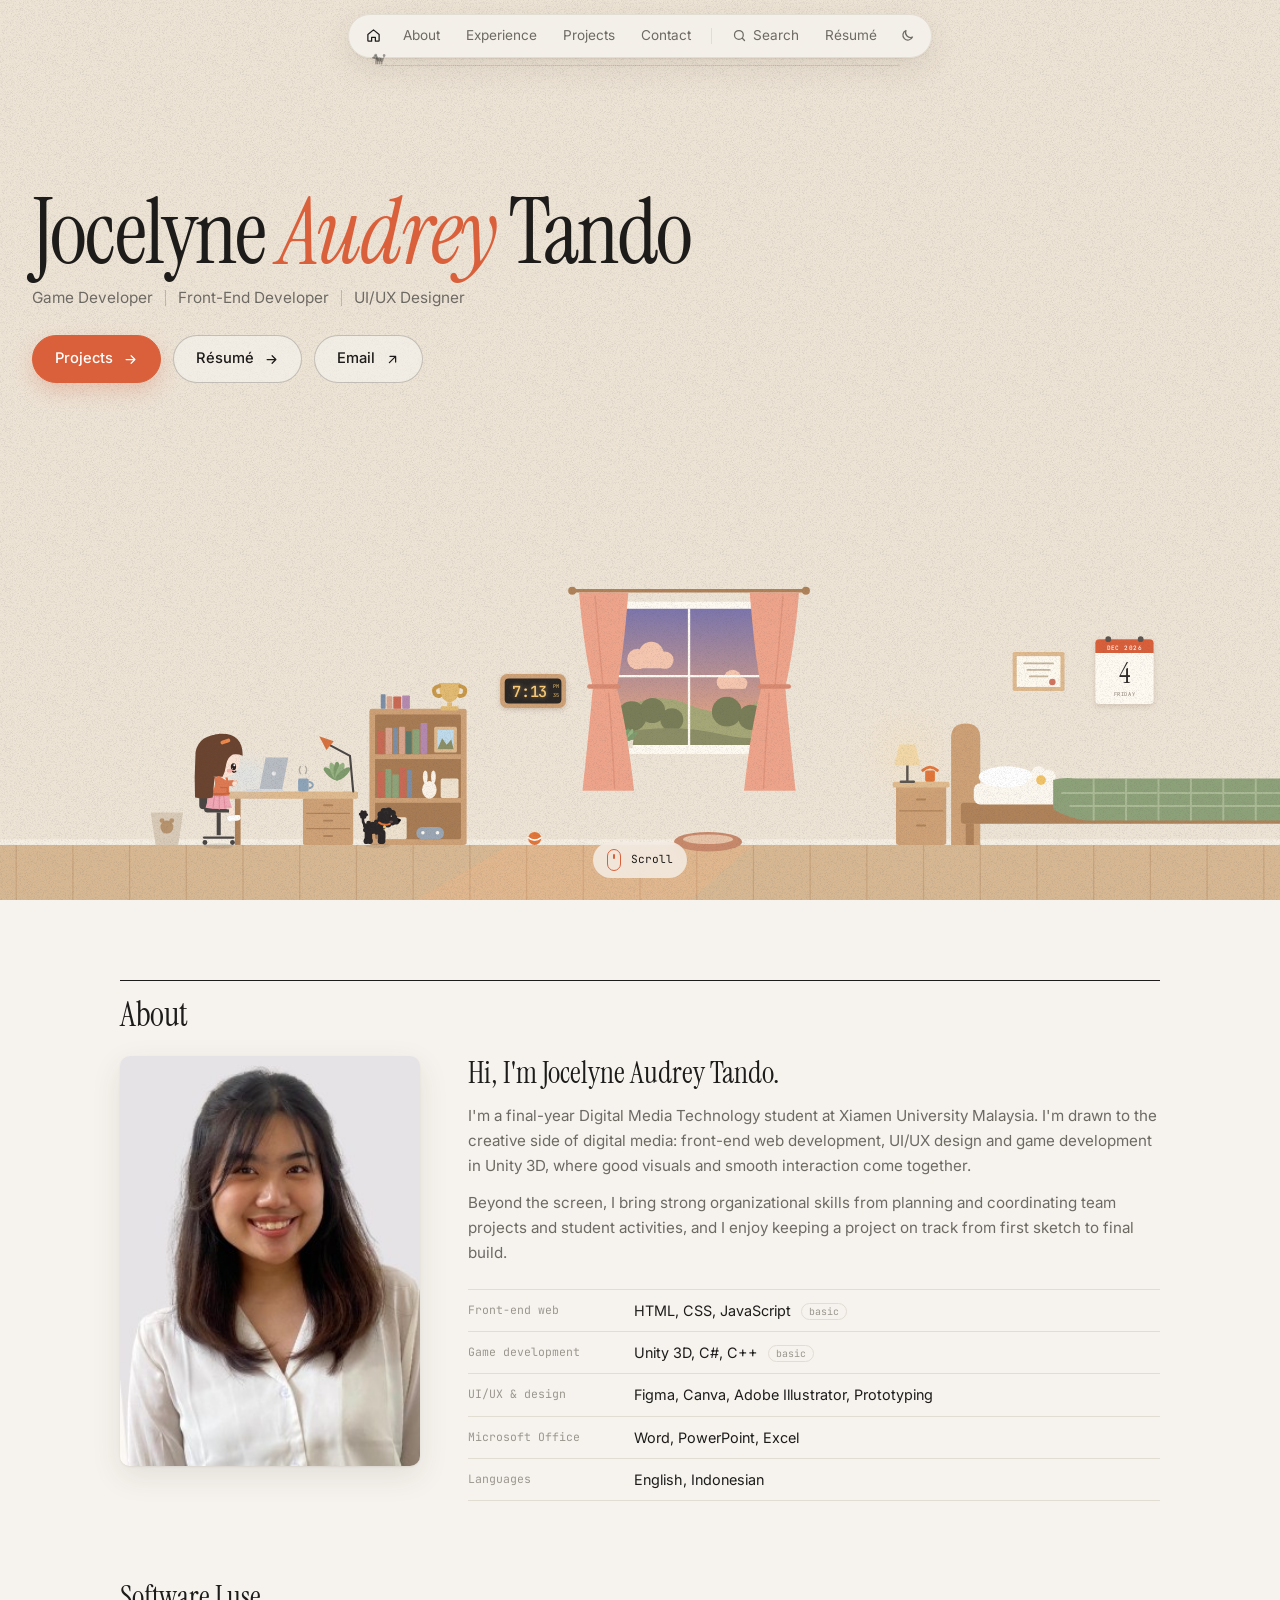
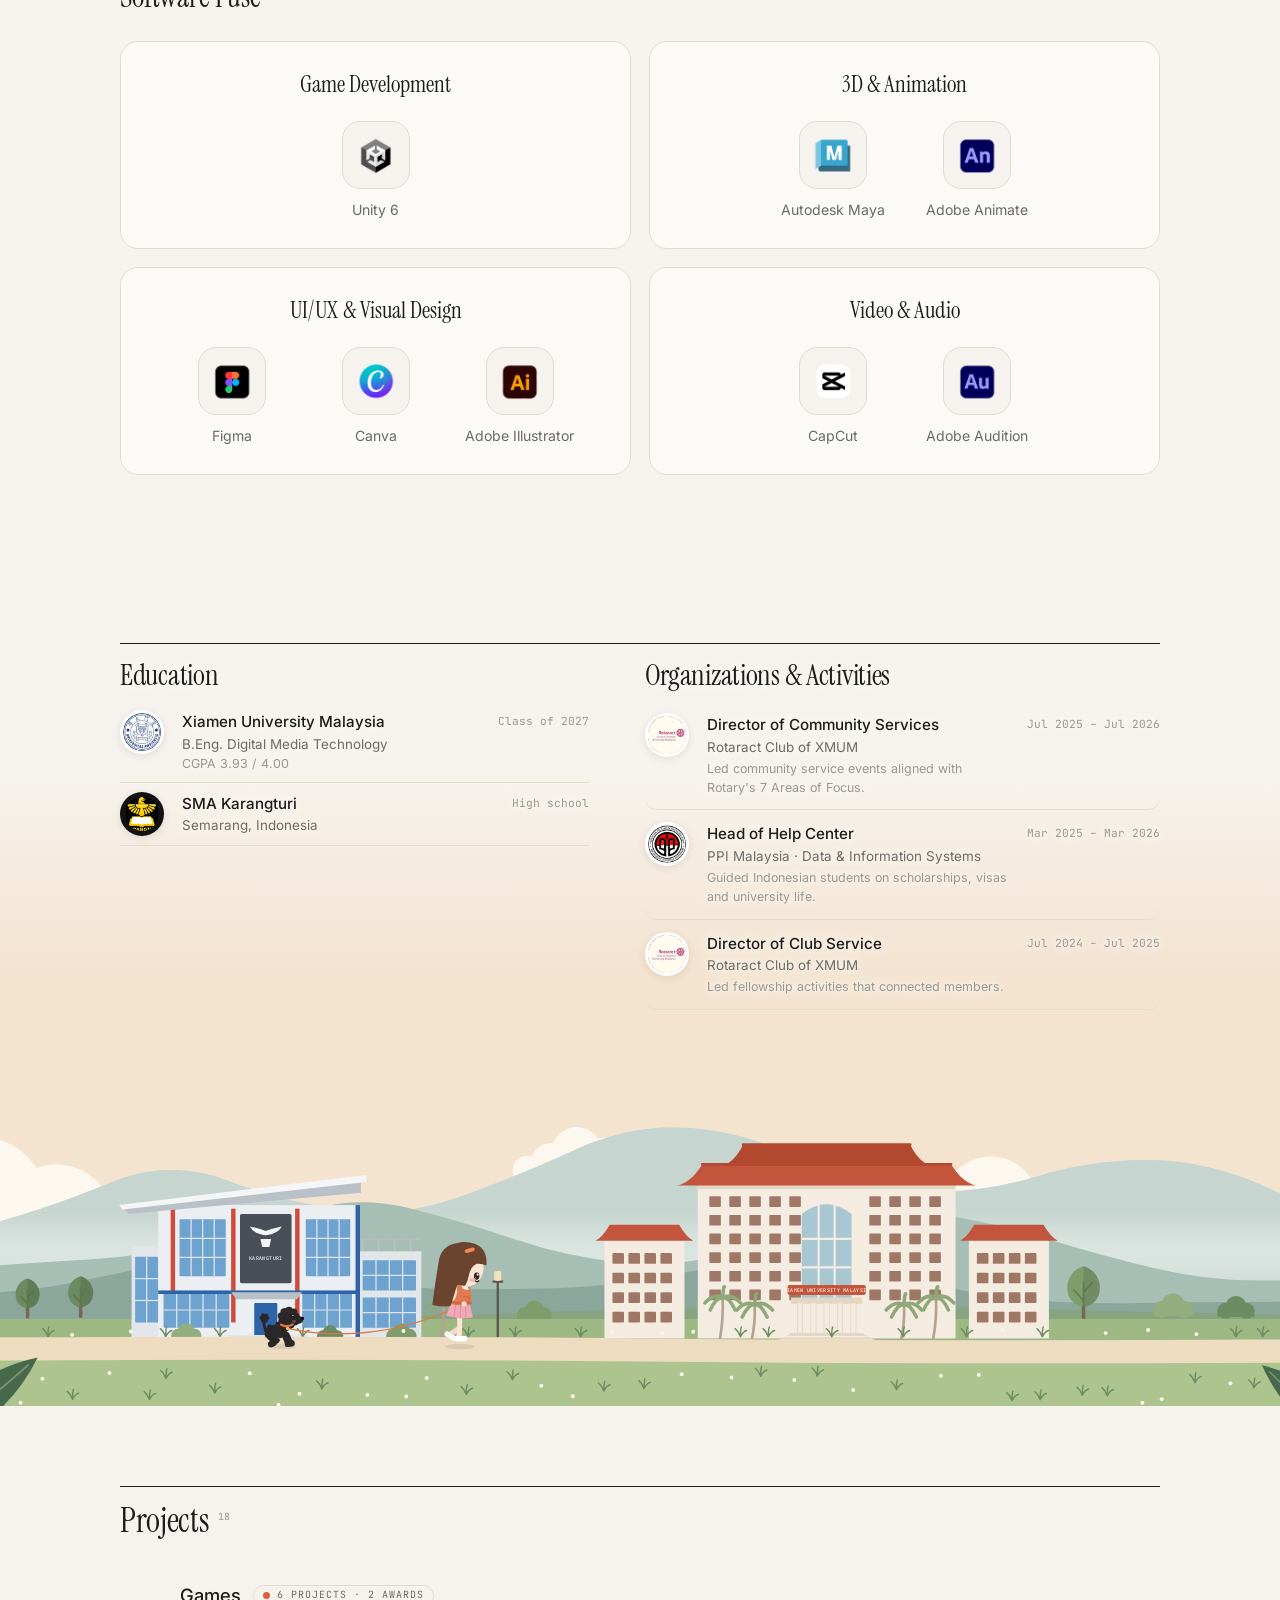
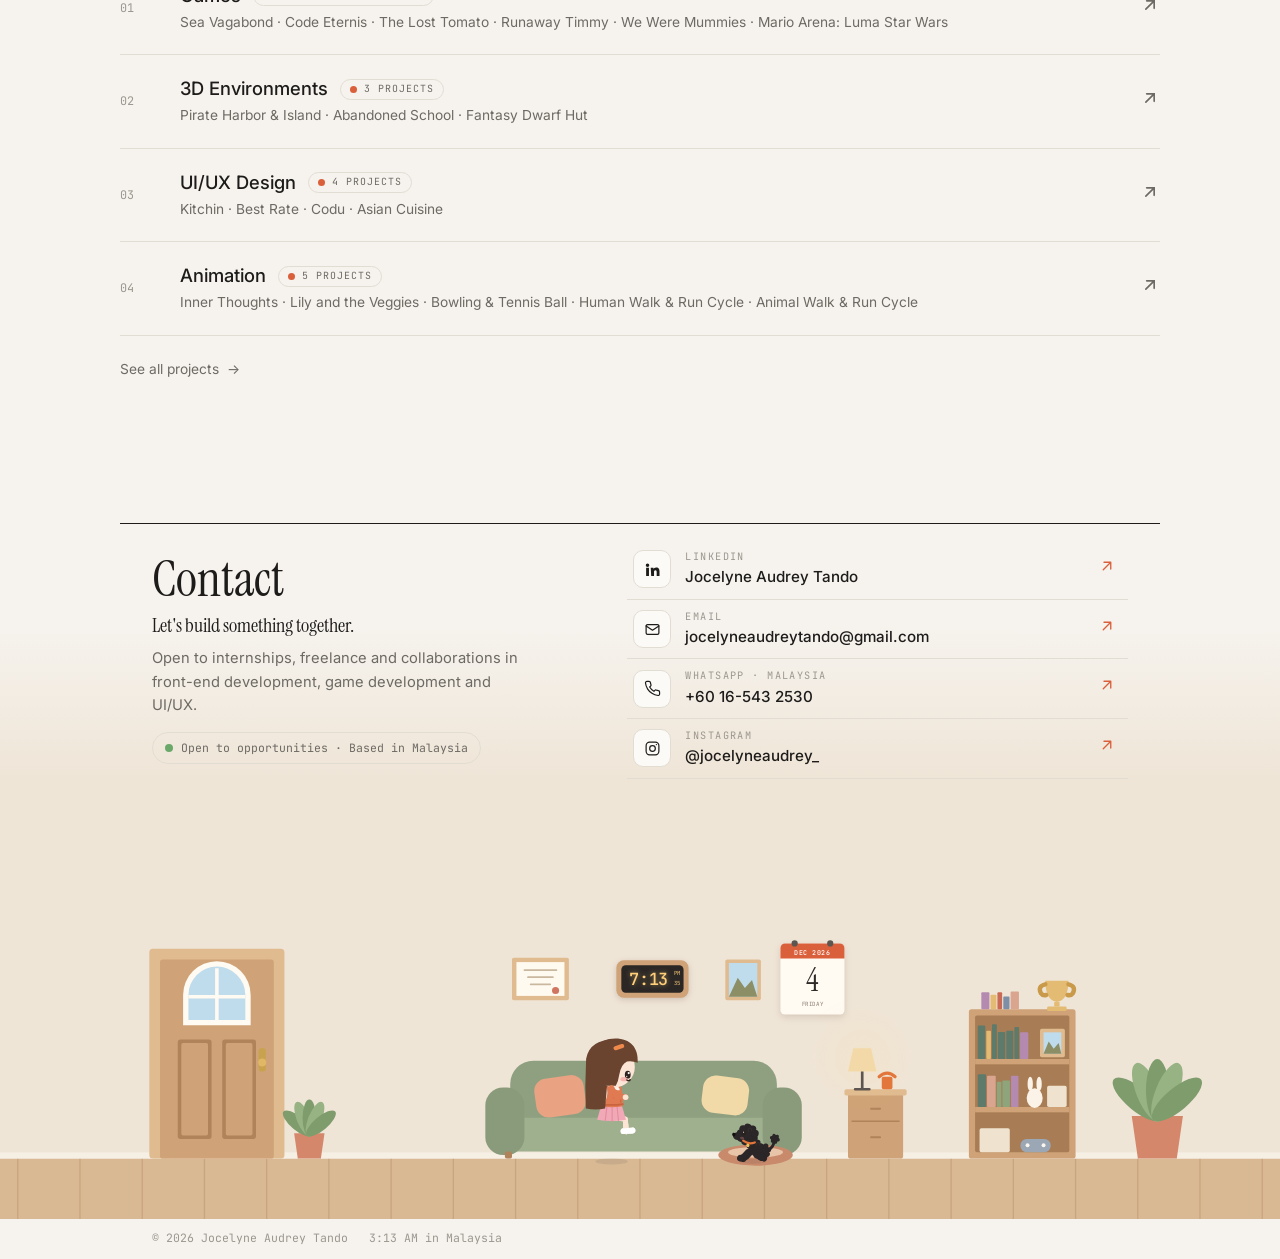
<file: index.html>
<!DOCTYPE html>
<html lang="en">
<head>
  <meta charset="UTF-8">
  <meta name="viewport" content="width=device-width, initial-scale=1.0">
  <title>Jocelyne Audrey Tando — Game Dev, 3D & UI/UX</title>
  <meta name="description" content="Portfolio of Jocelyne Audrey Tando (Celyne): Digital Media Technology student at Xiamen University Malaysia. Game development, 3D environments, UI/UX design and animation.">
  <meta name="theme-color" content="#f6f3ee">
  <link rel="icon" href="data:image/svg+xml,<svg xmlns='http://www.w3.org/2000/svg' viewBox='0 0 100 100'><rect width='100' height='100' rx='22' fill='%231d1c1a'/><circle cx='68' cy='34' r='12' fill='%23d9603b'/><path d='M10 70 Q30 62 50 70 T90 70 V100 H10Z' fill='%23f6f3ee'/></svg>">
  <script>
    // Set theme before paint to avoid a flash
    try { const t = localStorage.getItem('theme'); if (t) document.documentElement.dataset.theme = t; } catch {}
  </script>
  <link rel="preconnect" href="https://fonts.googleapis.com">
  <link rel="preconnect" href="https://fonts.gstatic.com" crossorigin>
  <link href="https://fonts.googleapis.com/css2?family=Instrument+Serif:ital@0;1&family=Inter:wght@400;500;600&family=JetBrains+Mono:wght@400;500&display=swap" rel="stylesheet">
  <link rel="stylesheet" href="style.css">
  <link rel="stylesheet" href="world.css">
</head>
<body>
  <!-- Floating navigation pill -->
  <header class="nav-wrap">
    <nav class="nav" aria-label="Main">
      <a href="#top" class="nav-icon" aria-label="Back to top">
        <svg viewBox="0 0 24 24" aria-hidden="true"><path d="M3 10.5 12 3l9 7.5V20a1 1 0 0 1-1 1h-5v-6h-6v6H4a1 1 0 0 1-1-1z"/></svg>
      </a>
      <div class="nav-links">
        <a href="#about">About</a>
        <a href="#experience">Experience</a>
        <a href="#projects">Projects</a>
        <a href="#contact">Contact</a>
      </div>
      <span class="nav-sep" aria-hidden="true"></span>
      <button class="nav-btn nav-search" id="cmdOpen" aria-label="Search projects and sections (Ctrl K)" title="Search (Ctrl K)"><svg viewBox="0 0 24 24" aria-hidden="true"><circle cx="11" cy="11" r="7"/><path d="m20 20-3.5-3.5"/></svg><span>Search</span></button>
      <a class="nav-btn" href="resume.html">Résumé</a>
      <button class="nav-icon" id="themeToggle" aria-label="Toggle dark mode">
        <svg class="i-moon" viewBox="0 0 24 24" aria-hidden="true"><path d="M20 14.5A8 8 0 0 1 9.5 4 8 8 0 1 0 20 14.5z"/></svg>
        <svg class="i-sun" viewBox="0 0 24 24" aria-hidden="true"><circle cx="12" cy="12" r="4"/><path d="M12 2v2M12 20v2M4.9 4.9l1.4 1.4M17.7 17.7l1.4 1.4M2 12h2M20 12h2M4.9 19.1l1.4-1.4M17.7 6.3l1.4-1.4"/></svg>
      </button>
    </nav>
    <div class="scroll-prog" aria-hidden="true">
      <span class="sp-fill"></span>
      <svg class="sp-dog" viewBox="-24 -36 52 40">
        <g class="sp-dog-in">
          <path class="sp-tail" d="M-13 -20 Q-17 -26 -16 -30"/><circle cx="-16" cy="-32" r="4.5"/>
          <circle cx="-7" cy="-17" r="7"/><circle cx="1" cy="-18" r="7.5"/><circle cx="8" cy="-17" r="6.5"/>
          <rect class="sp-leg l1" x="-10" y="-13" width="4.5" height="12" rx="2.2"/><rect class="sp-leg l2" x="-3" y="-13" width="4.5" height="12" rx="2.2"/>
          <rect class="sp-leg l1" x="4" y="-13" width="4.5" height="12" rx="2.2"/><rect class="sp-leg l2" x="10" y="-13" width="4.5" height="12" rx="2.2"/>
          <circle cx="14" cy="-26" r="7.5"/><circle cx="13" cy="-33" r="5"/><ellipse cx="21" cy="-24" rx="5" ry="3.6"/>
          <ellipse cx="9" cy="-22" rx="3.6" ry="7"/>
        </g>
      </svg>
    </div>
  </header>

  <main id="top">
    <!-- Hero -->
    <section class="hero" id="home">
      <div class="scene scene-hero" data-scene="hero"></div>
      <div class="container hero-text">
        <h1>Jocelyne <em>Audrey</em> Tando</h1>
        <p class="hero-intro big hero-roles">Game Developer<i class="sep" aria-hidden="true"></i>Front-End Developer<i class="sep" aria-hidden="true"></i>UI/UX Designer</p>
        <div class="hero-links">
          <a href="#projects" class="hbtn primary">Projects <svg viewBox="0 0 24 24" aria-hidden="true"><path d="M5 12h14M13 6l6 6-6 6"/></svg></a>
          <a href="resume.html" class="hbtn">Résumé <svg viewBox="0 0 24 24" aria-hidden="true"><path d="M5 12h14M13 6l6 6-6 6"/></svg></a>
          <a href="mailto:jocelyneaudreytando@gmail.com" class="hbtn">Email <svg viewBox="0 0 24 24" aria-hidden="true"><path d="M7 17 17 7M8 7h9v9"/></svg></a>
        </div>
      </div>
      <a class="hero-hint" href="#about"><span class="mouse" aria-hidden="true"></span>Scroll</a>
    </section>

    <!-- About: photo + bio + skills, then the software I use -->
    <section id="about" class="section container">
      <div class="section-head"><h2>About</h2></div>
      <div class="about">
        <figure class="about-photo reveal">
          <img src="img/me.jpg" alt="Photo of Jocelyne Audrey Tando" width="300" height="410">
        </figure>
        <div class="about-body">
          <p class="lead reveal">Hi, I'm Jocelyne Audrey Tando.</p>
          <p class="reveal">I'm a final-year Digital Media Technology student at Xiamen University Malaysia. I'm drawn to the creative side of digital media: front-end web development, UI/UX design and game development in Unity 3D, where good visuals and smooth interaction come together.</p>
          <p class="reveal">Beyond the screen, I bring strong organizational skills from planning and coordinating team projects and student activities, and I enjoy keeping a project on track from first sketch to final build.</p>
          <dl class="skills reveal">
            <div><dt>Front-end web</dt><dd>HTML, CSS, JavaScript <span class="lvl">basic</span></dd></div>
            <div><dt>Game development</dt><dd>Unity 3D, C#, C++ <span class="lvl">basic</span></dd></div>
            <div><dt>UI/UX &amp; design</dt><dd>Figma, Canva, Adobe Illustrator, Prototyping</dd></div>
            <div><dt>Microsoft Office</dt><dd>Word, PowerPoint, Excel</dd></div>
            <div><dt>Languages</dt><dd>English, Indonesian</dd></div>
          </dl>
        </div>
      </div>

      <div class="software-block">
        <h3 class="software-title reveal">Software I use</h3>
        <div class="tool-groups" id="toolGroups"></div>
      </div>
    </section>

    <!-- Experience + Education -->
    <div class="edu-block">
      <div class="scene scene-campus" data-scene="campus"></div>
      <div class="container edu-rule-wrap"><hr class="edu-rule"></div>
    <div class="container split">
      <section id="education" class="section">
        <div class="section-head"><h2>Education</h2></div>
        <ol class="rows">
          <li class="row reveal" data-school="xmum">
            <img class="row-logo" src="img/logos/xmum.png" alt="Xiamen University Malaysia logo" width="44" height="44">
            <div class="row-main">
              <h3>Xiamen University Malaysia</h3>
              <p>B.Eng. Digital Media Technology</p>
              <p class="muted">CGPA 3.93 / 4.00</p>
            </div>
            <span class="row-date">Class of 2027</span>
          </li>
          <li class="row reveal" data-school="karangturi">
            <img class="row-logo dark" src="img/logos/karangturi.png" alt="SMA Karangturi logo" width="44" height="44">
            <div class="row-main">
              <h3>SMA Karangturi</h3>
              <p>Semarang, Indonesia</p>
            </div>
            <span class="row-date">High school</span>
          </li>
        </ol>
      </section>
      <section id="experience" class="section">
        <div class="section-head"><h2>Organizations &amp; Activities</h2></div>
        <ol class="rows" id="expList"></ol>
      </section>
    </div>
    </div>


    <!-- Projects: one line per category, each opens the full projects page already filtered -->
    <section id="projects" class="section container">
      <div class="section-head"><h2>Projects <sup id="workCount">18</sup></h2></div>
      <ol class="plist" id="projectList"></ol>
      <a class="plist-all" href="projects.html">See all projects <span aria-hidden="true">→</span></a>
    </section>

    <!-- Contact -->
    <section id="contact" class="section contact">
      <div class="container contact-grid">
        <div class="contact-intro">
          <h2>Contact</h2>
          <p class="contact-lead">Let's build something together.</p>
          <p class="muted">Open to internships, freelance and collaborations in front-end development, game development and UI/UX.</p>
          <p class="status"><span class="status-dot" aria-hidden="true"></span>Open to opportunities · Based in Malaysia</p>
        </div>
        <ul class="contact-list">
          <li><a class="c-row" href="https://www.linkedin.com/in/jocelyne-audrey-tando/" target="_blank" rel="noopener">
            <span class="c-icon"><svg viewBox="0 0 24 24" aria-hidden="true"><path class="fill" d="M4.98 3.5a2.5 2.5 0 1 1 0 5 2.5 2.5 0 0 1 0-5ZM3 9.5h4V21H3zM9.5 9.5h3.8v1.6h.06c.53-1 1.83-2.06 3.77-2.06 4.03 0 4.77 2.65 4.77 6.1V21h-4v-5.2c0-1.24-.02-2.84-1.73-2.84-1.74 0-2 1.35-2 2.75V21h-4z"/></svg></span>
            <span class="c-text"><span class="c-label">LinkedIn</span><span class="c-value">Jocelyne Audrey Tando</span></span>
            <span class="c-arrow"><svg viewBox="0 0 24 24" aria-hidden="true"><path d="M7 17 17 7M8 7h9v9"/></svg></span></a></li>
          <li><a class="c-row" href="mailto:jocelyneaudreytando@gmail.com">
            <span class="c-icon"><svg viewBox="0 0 24 24" aria-hidden="true"><rect x="3" y="5" width="18" height="14" rx="2"/><path d="m3 7 9 6 9-6"/></svg></span>
            <span class="c-text"><span class="c-label">Email</span><span class="c-value">jocelyneaudreytando@gmail.com</span></span>
            <span class="c-arrow"><svg viewBox="0 0 24 24" aria-hidden="true"><path d="M7 17 17 7M8 7h9v9"/></svg></span></a></li>
          <li><a class="c-row" href="https://wa.me/60165432530" target="_blank" rel="noopener">
            <span class="c-icon"><svg viewBox="0 0 24 24" aria-hidden="true"><path d="M22 16.9v3a2 2 0 0 1-2.2 2 19.8 19.8 0 0 1-8.6-3.1 19.5 19.5 0 0 1-6-6A19.8 19.8 0 0 1 2.1 4.2 2 2 0 0 1 4.1 2h3a2 2 0 0 1 2 1.7c.1 1 .4 1.9.7 2.8a2 2 0 0 1-.5 2.1L8 9.9a16 16 0 0 0 6 6l1.3-1.3a2 2 0 0 1 2.1-.4c.9.3 1.8.6 2.8.7a2 2 0 0 1 1.8 2z"/></svg></span>
            <span class="c-text"><span class="c-label">WhatsApp · Malaysia</span><span class="c-value">+60 16-543 2530</span></span>
            <span class="c-arrow"><svg viewBox="0 0 24 24" aria-hidden="true"><path d="M7 17 17 7M8 7h9v9"/></svg></span></a></li>
          <li><a class="c-row" href="https://www.instagram.com/jocelyneaudrey_/" target="_blank" rel="noopener">
            <span class="c-icon"><svg viewBox="0 0 24 24" aria-hidden="true"><rect x="3" y="3" width="18" height="18" rx="5"/><circle cx="12" cy="12" r="4"/><circle class="fill" cx="17.5" cy="6.5" r="1"/></svg></span>
            <span class="c-text"><span class="c-label">Instagram</span><span class="c-value">@jocelyneaudrey_</span></span>
            <span class="c-arrow"><svg viewBox="0 0 24 24" aria-hidden="true"><path d="M7 17 17 7M8 7h9v9"/></svg></span></a></li>
        </ul>
      </div>
    </section>

    <div class="scene scene-strip scene-last scene-home" data-scene="livingroom"></div>
  </main>

  <footer class="footer container">
    <span>© <span id="year"></span> Jocelyne Audrey Tando <span class="clock" id="clock"></span></span>
  </footer>

  <!-- Project modal -->
  <div class="modal" id="modal" aria-hidden="true">
    <div class="modal-backdrop" data-close></div>
    <div class="modal-panel" role="dialog" aria-modal="true" aria-labelledby="modalTitle">
      <button class="modal-close" data-close aria-label="Close">✕</button>
      <div class="modal-media" id="modalMedia"></div>
      <div class="modal-body" id="modalBody"></div>
    </div>
  </div>

  <!-- Command palette -->
  <div class="cmd" id="cmd" aria-hidden="true">
    <div class="modal-backdrop" data-cmd-close></div>
    <div class="cmd-panel" role="dialog" aria-modal="true" aria-label="Quick search">
      <input type="text" id="cmdInput" placeholder="Search projects or jump to a section…" autocomplete="off">
      <ul id="cmdList" role="listbox"></ul>
    </div>
  </div>

  <div class="toast" id="toast" role="status" aria-live="polite"></div>

  <script src="world.js"></script>
  <script src="shared.js"></script>
  <script src="script.js"></script>
</body>
</html>
</file>
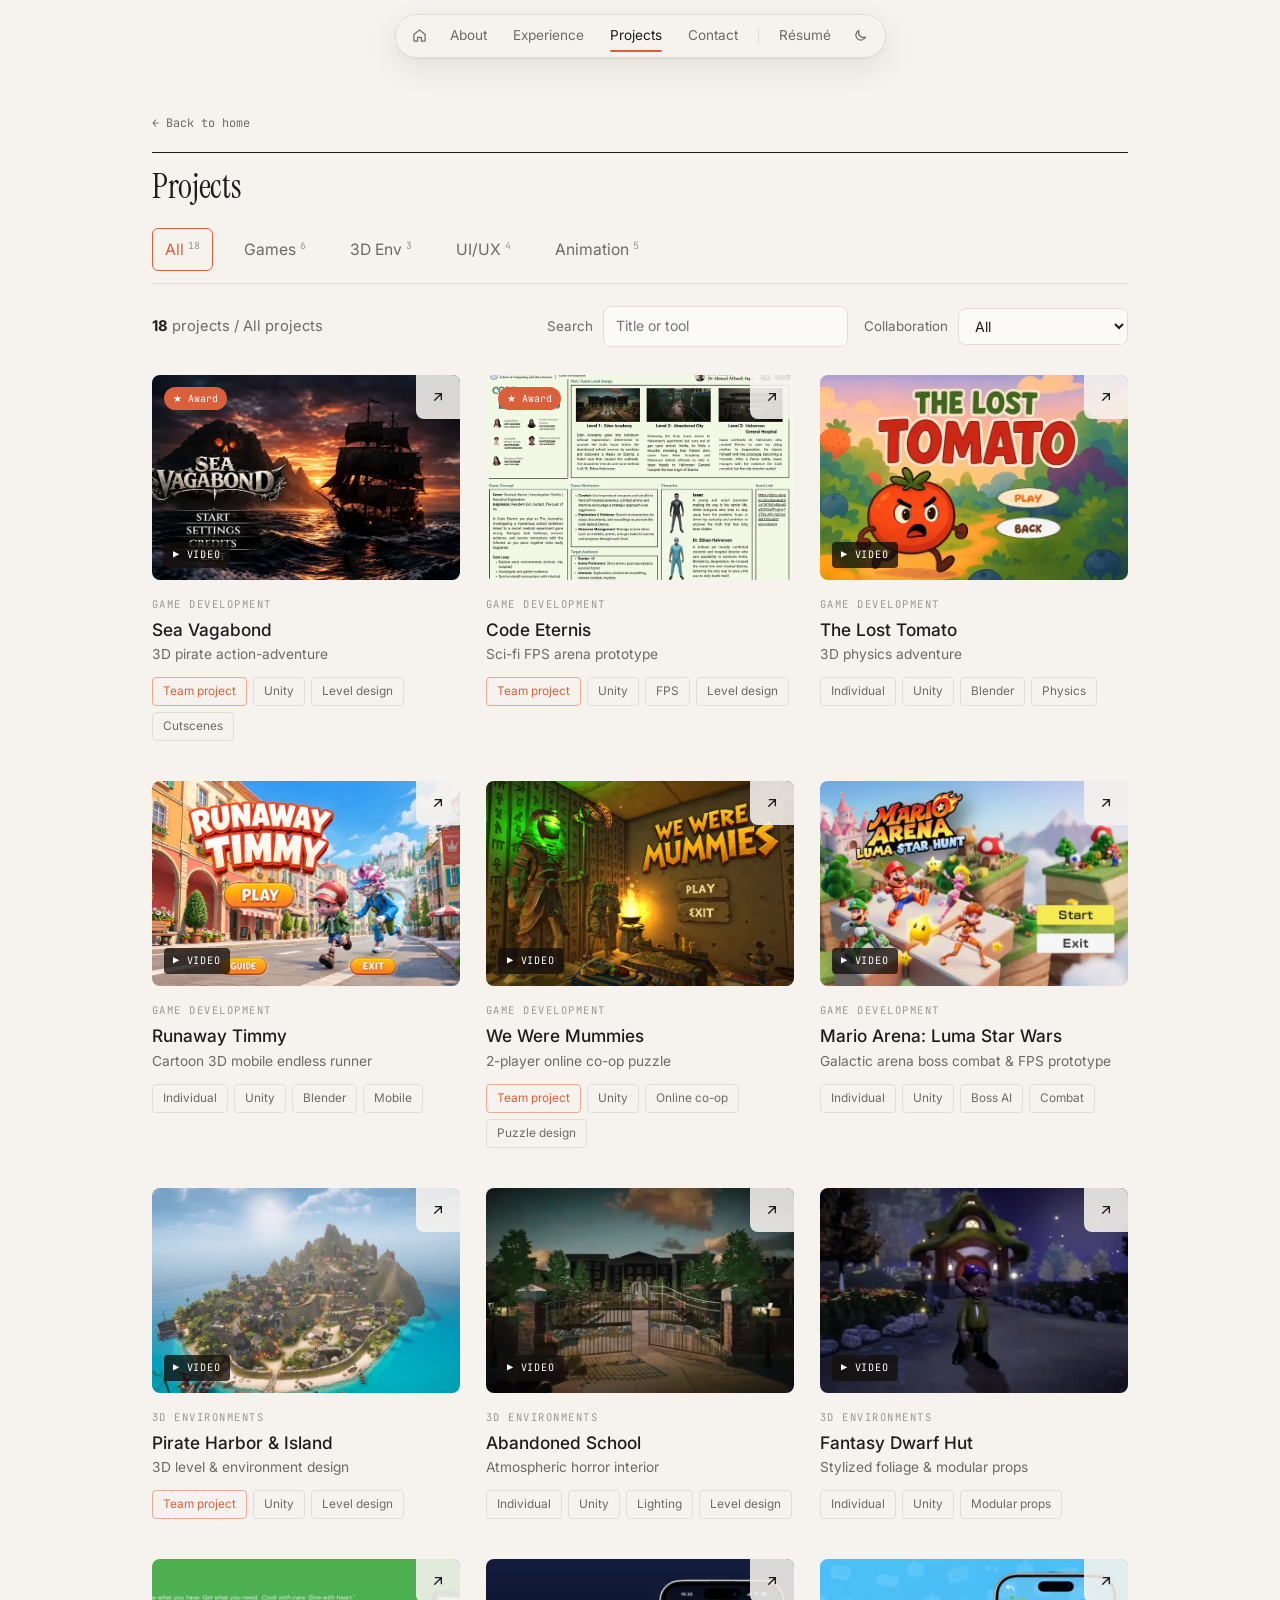
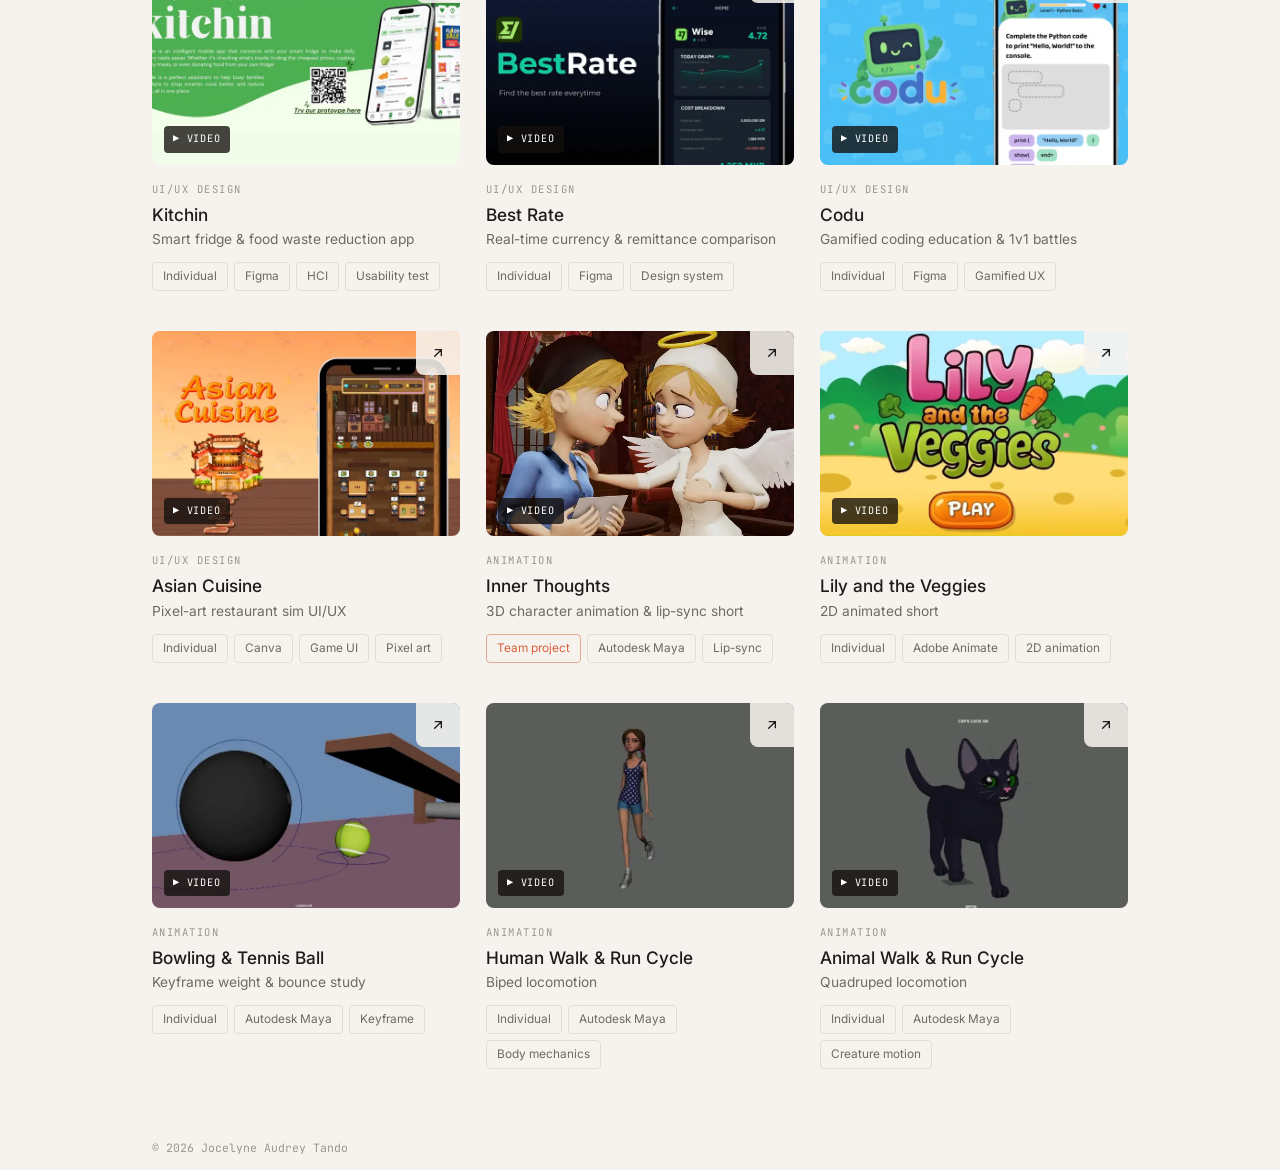
<file: projects.html>
<!DOCTYPE html>
<html lang="en">
<head>
  <meta charset="UTF-8">
  <meta name="viewport" content="width=device-width, initial-scale=1.0">
  <title>Projects — Jocelyne Audrey Tando</title>
  <meta name="description" content="All projects by Jocelyne Audrey Tando: games, 3D environments, UI/UX and animation. Search and filter by category and team or individual work.">
  <meta name="theme-color" content="#f6f3ee">
  <link rel="icon" href="data:image/svg+xml,<svg xmlns='http://www.w3.org/2000/svg' viewBox='0 0 100 100'><rect width='100' height='100' rx='22' fill='%231d1c1a'/><circle cx='68' cy='34' r='12' fill='%23d9603b'/><path d='M10 70 Q30 62 50 70 T90 70 V100 H10Z' fill='%23f6f3ee'/></svg>">
  <script>
    // Set theme before paint to avoid a flash
    try { const t = localStorage.getItem('theme'); if (t) document.documentElement.dataset.theme = t; } catch {}
  </script>
  <link rel="preconnect" href="https://fonts.googleapis.com">
  <link rel="preconnect" href="https://fonts.gstatic.com" crossorigin>
  <link href="https://fonts.googleapis.com/css2?family=Instrument+Serif:ital@0;1&family=Inter:wght@400;500;600&family=JetBrains+Mono:wght@400;500&display=swap" rel="stylesheet">
  <link rel="stylesheet" href="style.css">
</head>
<body class="projects-page">
  <header class="nav-wrap">
    <nav class="nav" aria-label="Main">
      <a href="index.html" class="nav-icon" aria-label="Home">
        <svg viewBox="0 0 24 24" aria-hidden="true"><path d="M3 10.5 12 3l9 7.5V20a1 1 0 0 1-1 1h-5v-6h-6v6H4a1 1 0 0 1-1-1z"/></svg>
      </a>
      <div class="nav-links">
        <a href="index.html#about">About</a>
        <a href="index.html#experience">Experience</a>
        <a href="projects.html" class="active" aria-current="page">Projects</a>
        <a href="index.html#contact">Contact</a>
      </div>
      <span class="nav-sep" aria-hidden="true"></span>
      <a class="nav-btn" href="resume.html">Résumé</a>
      <button class="nav-icon" id="themeToggle" aria-label="Toggle dark mode">
        <svg class="i-moon" viewBox="0 0 24 24" aria-hidden="true"><path d="M20 14.5A8 8 0 0 1 9.5 4 8 8 0 1 0 20 14.5z"/></svg>
        <svg class="i-sun" viewBox="0 0 24 24" aria-hidden="true"><circle cx="12" cy="12" r="4"/><path d="M12 2v2M12 20v2M4.9 4.9l1.4 1.4M17.7 17.7l1.4 1.4M2 12h2M20 12h2M4.9 19.1l1.4-1.4M17.7 6.3l1.4-1.4"/></svg>
      </button>
    </nav>
  </header>

  <main class="container pp">
    <a class="pp-back" href="index.html#projects">← Back to home</a>
    <h1 class="pp-title">Projects</h1>

    <div class="pp-tabs" id="ppTabs" role="tablist" aria-label="Categories"></div>

    <div class="pp-bar">
      <p class="pp-summary" id="ppSummary" aria-live="polite"></p>
      <div class="pp-controls">
        <label class="pp-field"><span>Search</span><input type="search" id="ppSearch" placeholder="Title or tool"></label>
        <label class="pp-field"><span>Collaboration</span>
          <select id="ppCollab"><option value="all">All</option><option value="team">Team project</option><option value="solo">Individual</option></select>
        </label>
      </div>
    </div>

    <div class="pp-grid" id="ppGrid"></div>
    <p class="pp-empty" id="ppEmpty" hidden>No projects match that. <button id="ppReset">Clear filters</button></p>
  </main>

  <footer class="footer container">
    <span>© <span id="year"></span> Jocelyne Audrey Tando</span>
  </footer>

  <!-- Project modal -->
  <div class="modal" id="modal" aria-hidden="true">
    <div class="modal-backdrop" data-close></div>
    <div class="modal-panel" role="dialog" aria-modal="true" aria-labelledby="modalTitle">
      <button class="modal-close" data-close aria-label="Close">✕</button>
      <div class="modal-media" id="modalMedia"></div>
      <div class="modal-body" id="modalBody"></div>
    </div>
  </div>

  <script src="shared.js"></script>
  <script src="projects.js"></script>
</body>
</html>
</file>
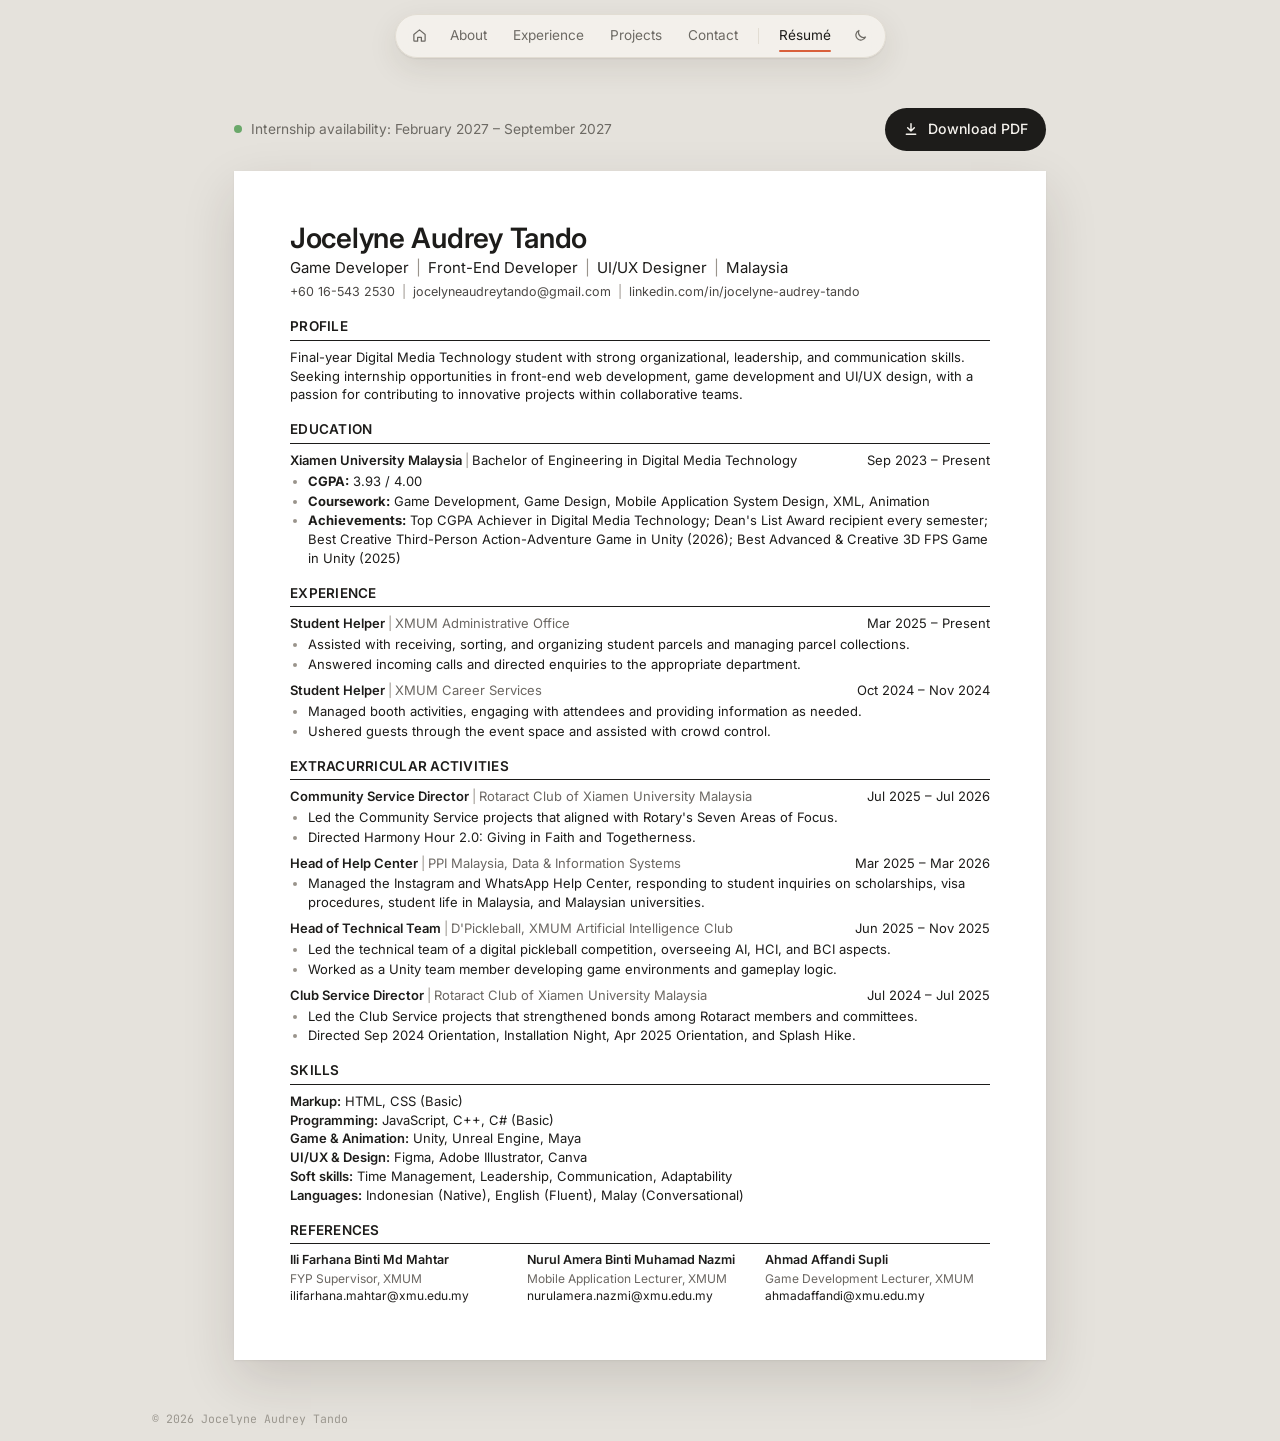
<file: resume.html>
<!DOCTYPE html>
<html lang="en">
<head>
  <meta charset="UTF-8">
  <meta name="viewport" content="width=device-width, initial-scale=1.0">
  <title>Résumé — Jocelyne Audrey Tando</title>
  <meta name="description" content="Résumé of Jocelyne Audrey Tando, Digital Media Technology student at Xiamen University Malaysia. Game development, front-end web development and UI/UX design.">
  <meta name="theme-color" content="#f6f3ee">
  <link rel="icon" href="data:image/svg+xml,<svg xmlns='http://www.w3.org/2000/svg' viewBox='0 0 100 100'><rect width='100' height='100' rx='22' fill='%231d1c1a'/><circle cx='68' cy='34' r='12' fill='%23d9603b'/><path d='M10 70 Q30 62 50 70 T90 70 V100 H10Z' fill='%23f6f3ee'/></svg>">
  <script>
    // Set theme before paint to avoid a flash
    try { const t = localStorage.getItem('theme'); if (t) document.documentElement.dataset.theme = t; } catch {}
  </script>
  <link rel="preconnect" href="https://fonts.googleapis.com">
  <link rel="preconnect" href="https://fonts.gstatic.com" crossorigin>
  <link href="https://fonts.googleapis.com/css2?family=Instrument+Serif:ital@0;1&family=Inter:wght@400;500;600&family=JetBrains+Mono:wght@400;500&display=swap" rel="stylesheet">
  <link rel="stylesheet" href="style.css">
</head>
<body class="resume-page">
  <header class="nav-wrap">
    <nav class="nav" aria-label="Main">
      <a href="index.html" class="nav-icon" aria-label="Home">
        <svg viewBox="0 0 24 24" aria-hidden="true"><path d="M3 10.5 12 3l9 7.5V20a1 1 0 0 1-1 1h-5v-6h-6v6H4a1 1 0 0 1-1-1z"/></svg>
      </a>
      <div class="nav-links">
        <a href="index.html#about">About</a>
        <a href="index.html#experience">Experience</a>
        <a href="projects.html">Projects</a>
        <a href="index.html#contact">Contact</a>
      </div>
      <span class="nav-sep" aria-hidden="true"></span>
      <a class="nav-btn active" href="resume.html" aria-current="page">Résumé</a>
      <button class="nav-icon" id="themeToggle" aria-label="Toggle dark mode">
        <svg class="i-moon" viewBox="0 0 24 24" aria-hidden="true"><path d="M20 14.5A8 8 0 0 1 9.5 4 8 8 0 1 0 20 14.5z"/></svg>
        <svg class="i-sun" viewBox="0 0 24 24" aria-hidden="true"><circle cx="12" cy="12" r="4"/><path d="M12 2v2M12 20v2M4.9 4.9l1.4 1.4M17.7 17.7l1.4 1.4M2 12h2M20 12h2M4.9 19.1l1.4-1.4M17.7 6.3l1.4-1.4"/></svg>
      </button>
    </nav>
  </header>

  <main class="rs">
    <div class="rs-bar">
      <p class="rs-note"><span class="rs-dot" aria-hidden="true"></span>Internship availability: February 2027 – September 2027</p>
      <a class="rs-dl" href="resume.pdf" download="Jocelyne-Audrey-Tando-CV.pdf">
        <svg viewBox="0 0 24 24" aria-hidden="true"><path d="M12 4v11M7 10l5 5 5-5M5 20h14"/></svg>Download PDF
      </a>
    </div>

    <article class="sheet">
      <header class="cv-head">
        <h1>Jocelyne Audrey Tando</h1>
        <p class="cv-role">Game Developer <i>|</i> Front-End Developer <i>|</i> UI/UX Designer <i>|</i> Malaysia</p>
        <p class="cv-links">
          <a href="tel:+60165432530">+60 16-543 2530</a> <i>|</i>
          <a href="mailto:jocelyneaudreytando@gmail.com">jocelyneaudreytando@gmail.com</a> <i>|</i>
          <a href="https://www.linkedin.com/in/jocelyne-audrey-tando/" target="_blank" rel="noopener">linkedin.com/in/jocelyne-audrey-tando</a>
        </p>
      </header>

      <section>
        <h2>Profile</h2>
        <p>Final-year Digital Media Technology student with strong organizational, leadership, and communication skills. Seeking internship opportunities in front-end web development, game development and UI/UX design, with a passion for contributing to innovative projects within collaborative teams.</p>
      </section>

      <section>
        <h2>Education</h2>
        <div class="cv-item">
          <p class="cv-line"><b>Xiamen University Malaysia</b> <i>|</i> Bachelor of Engineering in Digital Media Technology<span class="cv-date">Sep 2023 – Present</span></p>
          <ul>
            <li><b>CGPA:</b> 3.93 / 4.00</li>
            <li><b>Coursework:</b> Game Development, Game Design, Mobile Application System Design, XML, Animation</li>
            <li><b>Achievements:</b> Top CGPA Achiever in Digital Media Technology; Dean's List Award recipient every semester; Best Creative Third-Person Action-Adventure Game in Unity (2026); Best Advanced &amp; Creative 3D FPS Game in Unity (2025)</li>
          </ul>
        </div>
      </section>

      <section>
        <h2>Experience</h2>
        <div class="cv-item">
          <p class="cv-line"><b>Student Helper</b> <i>|</i> <span class="cv-muted">XMUM Administrative Office</span><span class="cv-date">Mar 2025 – Present</span></p>
          <ul>
            <li>Assisted with receiving, sorting, and organizing student parcels and managing parcel collections.</li>
            <li>Answered incoming calls and directed enquiries to the appropriate department.</li>
          </ul>
        </div>
        <div class="cv-item">
          <p class="cv-line"><b>Student Helper</b> <i>|</i> <span class="cv-muted">XMUM Career Services</span><span class="cv-date">Oct 2024 – Nov 2024</span></p>
          <ul>
            <li>Managed booth activities, engaging with attendees and providing information as needed.</li>
            <li>Ushered guests through the event space and assisted with crowd control.</li>
          </ul>
        </div>
      </section>

      <section>
        <h2>Extracurricular Activities</h2>
        <div class="cv-item">
          <p class="cv-line"><b>Community Service Director</b> <i>|</i> <span class="cv-muted">Rotaract Club of Xiamen University Malaysia</span><span class="cv-date">Jul 2025 – Jul 2026</span></p>
          <ul>
            <li>Led the Community Service projects that aligned with Rotary's Seven Areas of Focus.</li>
            <li>Directed Harmony Hour 2.0: Giving in Faith and Togetherness.</li>
          </ul>
        </div>
        <div class="cv-item">
          <p class="cv-line"><b>Head of Help Center</b> <i>|</i> <span class="cv-muted">PPI Malaysia, Data &amp; Information Systems</span><span class="cv-date">Mar 2025 – Mar 2026</span></p>
          <ul>
            <li>Managed the Instagram and WhatsApp Help Center, responding to student inquiries on scholarships, visa procedures, student life in Malaysia, and Malaysian universities.</li>
          </ul>
        </div>
        <div class="cv-item">
          <p class="cv-line"><b>Head of Technical Team</b> <i>|</i> <span class="cv-muted">D'Pickleball, XMUM Artificial Intelligence Club</span><span class="cv-date">Jun 2025 – Nov 2025</span></p>
          <ul>
            <li>Led the technical team of a digital pickleball competition, overseeing AI, HCI, and BCI aspects.</li>
            <li>Worked as a Unity team member developing game environments and gameplay logic.</li>
          </ul>
        </div>
        <div class="cv-item">
          <p class="cv-line"><b>Club Service Director</b> <i>|</i> <span class="cv-muted">Rotaract Club of Xiamen University Malaysia</span><span class="cv-date">Jul 2024 – Jul 2025</span></p>
          <ul>
            <li>Led the Club Service projects that strengthened bonds among Rotaract members and committees.</li>
            <li>Directed Sep 2024 Orientation, Installation Night, Apr 2025 Orientation, and Splash Hike.</li>
          </ul>
        </div>
      </section>

      <section>
        <h2>Skills</h2>
        <p class="cv-skill"><b>Markup:</b> HTML, CSS (Basic)</p>
        <p class="cv-skill"><b>Programming:</b> JavaScript, C++, C# (Basic)</p>
        <p class="cv-skill"><b>Game &amp; Animation:</b> Unity, Unreal Engine, Maya</p>
        <p class="cv-skill"><b>UI/UX &amp; Design:</b> Figma, Adobe Illustrator, Canva</p>
        <p class="cv-skill"><b>Soft skills:</b> Time Management, Leadership, Communication, Adaptability</p>
        <p class="cv-skill"><b>Languages:</b> Indonesian (Native), English (Fluent), Malay (Conversational)</p>
      </section>

      <section>
        <h2>References</h2>
        <div class="cv-refs">
          <p><b>Ili Farhana Binti Md Mahtar</b><span>FYP Supervisor, XMUM</span><a href="mailto:ilifarhana.mahtar@xmu.edu.my">ilifarhana.mahtar@xmu.edu.my</a></p>
          <p><b>Nurul Amera Binti Muhamad Nazmi</b><span>Mobile Application Lecturer, XMUM</span><a href="mailto:nurulamera.nazmi@xmu.edu.my">nurulamera.nazmi@xmu.edu.my</a></p>
          <p><b>Ahmad Affandi Supli</b><span>Game Development Lecturer, XMUM</span><a href="mailto:ahmadaffandi@xmu.edu.my">ahmadaffandi@xmu.edu.my</a></p>
        </div>
      </section>
    </article>
  </main>

  <footer class="footer container">
    <span>© <span id="year"></span> Jocelyne Audrey Tando</span>
  </footer>

  <!-- Project modal (shared.js expects it on every page) -->
  <div class="modal" id="modal" aria-hidden="true">
    <div class="modal-backdrop" data-close></div>
    <div class="modal-panel" role="dialog" aria-modal="true" aria-labelledby="modalTitle">
      <button class="modal-close" data-close aria-label="Close">✕</button>
      <div class="modal-media" id="modalMedia"></div>
      <div class="modal-body" id="modalBody"></div>
    </div>
  </div>

  <script src="shared.js"></script>
  <script>document.getElementById('year').textContent = new Date().getFullYear();</script>
</body>
</html>
</file>
<file: style.css>
/* Design tokens: page colors, type, and the illustration palette (light + dark) */
:root {
  --bg: #f6f3ee;
  --fg: #1d1c1a;
  --muted: #6d6a64;
  --faint: #9b978f;
  --line: #e2ddd3;
  --chip: #ebe6dd;
  --card: #fbfaf7;
  --accent: #d9603b;
  --shadow: 0 10px 30px rgba(60, 45, 25, .10), 0 1px 2px rgba(60, 45, 25, .08);
  /* World palette: soft and muted */
  --g-ink: #4a4140;
  --g-far: #e4ddd0; --g-mid: #d6d9c6; --g-tree: #b9c2a2; --g-tree2: #a6b090; --g-trunk: #b3a28f;
  --g-grass: #b5c29a; --g-grass2: #c3cda9; --g-path: #eadfca; --g-path-edge: #dccfb6; --g-tuft: #9fae84; --g-cloud: #fbf9f5;
  --g-village: #e8dccb; --g-village-roof: #d39b82;
  --g-wall: #f1e7d8; --g-roof: #c98a74; --g-window: #b9cbd0; --g-door: #8f7a6a; --g-fence: #e9dfcf; --g-planter: #b38a6b;
  --g-bloom: #f0a58f; --g-bloom2: #f3e3c3; --g-bloom3: #e7c36b; --g-mailbox: #8e9fb5;
  --g-wall2: #e7ddd0; --g-roofline: #a98d74; --g-sign: #c4693f; --g-glass: #cfdde0; --g-desk: #a98d74; --g-monitor: #4a4140; --g-lamp: #c4693f; --g-door2: #9b8573;
  --g-backdrop: #b5604a; --g-platform: #d9c3a5; --g-podium: #f1e7d8; --g-bulb: #f6d58a; --g-string: #6d625a; --g-gold: #e0b765; --g-gold2: #c49a4a;
  --g-room: #efe3d2; --g-floor: #c9a98a; --g-night-window: #bcd3dc; --g-poster: #6c7fa6; --g-poster-dot: #f0a58f; --g-lampshade: #f3d9a8;
  --g-sofa: #9fb08f; --g-sofa-back: #8fa080; --g-sofa-arm: #8a9b7b; --g-cushion: #e9a383; --g-tv: #3b3735; --g-tv-screen: #8fb3d9; --g-rug: #e3c9a8;
  --g-skin: #f9dccb; --g-hair: #5a3a2b; --g-hair-hi: #77513f; --g-tee: #d9733f; --g-tee-dark: #b85d32;
  --g-jeans: #a9c1e0; --g-jeans-far: #93abcd; --g-sneaker: #fbf8f3; --g-sole: #d8d0c3; --g-tote: #efe4d0; --g-tote-line: #d8c8ad; --g-blush: #f3a395;
  --g-poodle: #2f2a2c; --g-poodle-far: #262123; --g-poodle-hi: #4a4241; --g-bandana: #e2763b; --g-dog-blush: #7a5050;
  --g-spark: #e2b85e; --g-bubble: #ffffff;
  /* Sky: day by default, night when dark mode is on */
  --sky: #eee6da; --sun-c: #f2bf94; --sun-x: 64%; --sun-y: .16; --mist: 0;
  --night: 0;
  --ease: cubic-bezier(.65, 0, .35, 1);
  --radius: 14px;
  --serif: "Instrument Serif", Georgia, serif;
  --sans: "Inter", system-ui, -apple-system, sans-serif;
  --mono: "JetBrains Mono", ui-monospace, monospace;
  color-scheme: light;
}
:root[data-theme="dark"] {
  --bg: #0f1216; --fg: #ebe7df; --muted: #9a968e; --faint: #6c6963; --line: #252a31; --chip: #1b2027; --card: #141920;
  --accent: #f0a35e;
  --shadow: 0 10px 30px rgba(0,0,0,.5), 0 0 0 1px #232831;
  --g-ink: #c9c1b8; --g-far: #1a2130; --g-mid: #1d2531; --g-tree: #253039; --g-tree2: #222c34; --g-trunk: #2d2c2b;
  --g-grass: #24312f; --g-grass2: #1f2a29; --g-path: #2b2a2c; --g-path-edge: #333236; --g-tuft: #33423c; --g-cloud: #232b38;
  --g-village: #262a33; --g-village-roof: #3a2e2e;
  --g-wall: #2e2b2b; --g-roof: #4f3530; --g-window: #f0b46c; --g-door: #1e1a18; --g-fence: #3a3633; --g-planter: #4a3a30;
  --g-bloom: #b0726a; --g-bloom2: #6f6a5d; --g-bloom3: #a08744; --g-mailbox: #44546a;
  --g-wall2: #2b2a2b; --g-roofline: #3b332d; --g-sign: #8c4a2e; --g-glass: #e9bd78; --g-desk: #3b332d; --g-monitor: #141212; --g-lamp: #c26a3c; --g-door2: #2a2421;
  --g-backdrop: #6e3a2e; --g-platform: #3e3833; --g-podium: #4a4440; --g-bulb: #ffd98a; --g-string: #6d625a; --g-gold: #e7c06e; --g-gold2: #b48a3e;
  --g-room: #4a3d33; --g-floor: #3a2e25; --g-night-window: #1a2236; --g-poster: #4b5a7a; --g-poster-dot: #c9806f; --g-lampshade: #f6d39a;
  --g-sofa: #5e6b56; --g-sofa-back: #535f4c; --g-sofa-arm: #4f5a48; --g-cushion: #b46c55; --g-tv: #121010; --g-tv-screen: #8fb8e6; --g-rug: #5a4636;
  --g-skin: #ecccb9; --g-hair: #4a3024; --g-hair-hi: #64432f; --g-tee: #c8673a; --g-tee-dark: #a2522d;
  --g-jeans: #8aa2c4; --g-jeans-far: #7790b3; --g-sneaker: #e4ddd2; --g-sole: #b8b0a4; --g-tote: #d9cdb7; --g-tote-line: #b9aa90; --g-blush: #e39586;
  --g-poodle: #3a3436; --g-poodle-far: #2d2829; --g-poodle-hi: #574e50; --g-bandana: #d26f39; --g-dog-blush: #8a5a5a;
  --g-spark: #f2cd7c; --g-bubble: #f3eee6; --night: 1;
  --sky: #1b2333; --sun-c: #ece6d6; --sun-x: 72%; --sun-y: .14;
  color-scheme: dark;
}

/* ==========================================================================
   Page layout: one vertical page; illustrated scenes sit between sections
   ========================================================================== */
*, *::before, *::after { box-sizing: border-box; margin: 0; padding: 0; }
html { scroll-behavior: smooth; scroll-padding-top: 90px; }
body {
  background: var(--bg); color: var(--fg);
  font-family: var(--sans); font-size: 15px; line-height: 1.6;
  -webkit-font-smoothing: antialiased; overflow-x: hidden;
  transition: background-color .5s, color .5s;
}
a { color: inherit; text-decoration: none; }
button { font: inherit; color: inherit; background: none; border: 0; cursor: pointer; }
img, video { display: block; max-width: 100%; }
svg { flex-shrink: 0; }
::selection { background: var(--accent); color: var(--bg); }
:focus-visible { outline: 2px solid var(--accent); outline-offset: 3px; border-radius: 6px; }
.container { max-width: 1040px; margin: 0 auto; padding: 0 32px; }
.muted { color: var(--muted); }
kbd { font-family: var(--mono); font-size: .72rem; }

/* Floating navigation pill */
.nav-wrap { position: fixed; top: 14px; left: 0; right: 0; z-index: 50; display: flex; flex-direction: column; align-items: center; padding: 0 12px; pointer-events: none; }
.nav {
  pointer-events: auto; display: flex; align-items: center; gap: 2px; padding: 5px; border-radius: 999px;
  background: color-mix(in srgb, var(--bg) 82%, transparent); backdrop-filter: blur(14px); -webkit-backdrop-filter: blur(14px);
  border: 1px solid var(--line); box-shadow: var(--shadow);
}
.nav-links { display: flex; gap: 2px; }
.nav-links a, .nav-btn { font-size: .85rem; color: var(--muted); padding: 6px 12px; border-radius: 999px; transition: color .2s, background .2s; white-space: nowrap; }
.nav-links a:hover, .nav-links a.active, .nav-btn:hover { color: var(--fg); background: var(--chip); }
.nav-icon { display: grid; place-items: center; width: 32px; height: 32px; border-radius: 50%; color: var(--muted); transition: color .2s, background .2s; }
.nav-icon:hover { color: var(--fg); background: var(--chip); }
.nav-icon svg, .ulink svg, .copy svg { width: 15px; height: 15px; fill: none; stroke: currentColor; stroke-width: 2; stroke-linecap: round; stroke-linejoin: round; }
.nav-sep { width: 1px; height: 16px; background: var(--line); margin: 0 6px; }
.i-sun { display: none; }
:root[data-theme="dark"] .i-sun { display: block; }
:root[data-theme="dark"] .i-moon { display: none; }

/* Illustrated scenes */
.scene { position: relative; overflow: hidden; }
.scene > svg { position: absolute; inset: 0; width: 100%; height: 100%; }
.scene::before { content: ""; position: absolute; inset: 0; background: linear-gradient(to bottom, var(--bg), var(--sky) 70%); transition: background .6s; }
.scene::after { content: ""; position: absolute; inset: 0; pointer-events: none; opacity: .12; background-image: url("img/grain.png"); }
:root[data-theme="dark"] .scene::after { opacity: .08; }
.scene-strip { height: clamp(230px, 30vw, 430px); margin-top: 24px; }
.scene-hall { height: clamp(230px, 28vw, 380px); border-radius: 22px; margin-bottom: 18px; }
.scene-hall::before { background: var(--h-wall); }
.scene-last { margin-top: 70px; }
.scene .hero, .scene .dog { cursor: pointer; }
.w-sun { fill: var(--sun-c); }
:root[data-theme="dark"] .w-sun { fill: var(--sun-c); filter: drop-shadow(0 0 18px rgba(236, 230, 214, .35)); }
.px { transition: none; }

/* Hero */
.hero { position: relative; min-height: 100vh; min-height: 100svh; display: flex; flex-direction: column; }
.scene-hero { position: absolute; left: 0; right: 0; bottom: 0; height: 64%; }
.hero-text { position: relative; z-index: 1; padding-top: clamp(120px, 20vh, 190px); width: 100%; }
.eyebrow { font-family: var(--mono); font-size: .74rem; color: var(--muted); letter-spacing: .02em; animation: rise .9s cubic-bezier(.2,.8,.2,1) both; }
.eyebrow::before { content: ""; display: inline-block; width: 22px; height: 1.5px; background: var(--accent); vertical-align: middle; margin-right: 10px; }
.hero h1 { margin-top: 12px; font-family: var(--serif); font-weight: 400; font-size: clamp(3rem, 9vw, 7rem); line-height: .92; letter-spacing: -0.02em; max-width: 900px; animation: rise .9s .08s cubic-bezier(.2,.8,.2,1) both; }
.hero h1 em { font-style: italic; color: var(--accent); }
.hero-role { margin-top: 20px; font-size: clamp(1.05rem, 2vw, 1.25rem); color: var(--muted); animation: rise .9s .16s cubic-bezier(.2,.8,.2,1) both; }
#rotator { color: var(--fg); font-weight: 500; }
.caret { color: var(--accent); margin-left: 1px; animation: caret 1s steps(1) infinite; }
@keyframes caret { 50% { opacity: 0; } }
.hero-intro { margin-top: 10px; max-width: 520px; color: var(--muted); animation: rise .9s .22s cubic-bezier(.2,.8,.2,1) both; }
.hero-links { display: flex; flex-wrap: wrap; gap: 26px; margin-top: 26px; animation: rise .9s .3s cubic-bezier(.2,.8,.2,1) both; }
@keyframes rise { from { opacity: 0; transform: translateY(14px); } }
.ulink { display: inline-flex; align-items: center; gap: 6px; font-size: .92rem; font-weight: 500; padding-bottom: 2px; border-bottom: 1px solid var(--faint); transition: border-color .2s, gap .2s; }
.ulink:hover { border-color: var(--accent); gap: 9px; }

/* Sections */
.section { padding: 80px 0 24px; }
.section-head {
  display: flex; align-items: flex-end; justify-content: space-between; gap: 16px; flex-wrap: wrap;
  border-top: 1px solid var(--fg); padding-top: 16px; margin-bottom: 22px;
}
.section-head h2 { font-family: var(--serif); font-size: 2.1rem; font-weight: 400; letter-spacing: -0.01em; line-height: 1.1; }
.section-head sup { font-family: var(--mono); font-size: .62rem; color: var(--faint); margin-left: 4px; vertical-align: super; }
.filters { display: flex; gap: 2px; overflow-x: auto; scrollbar-width: none; }
.filters::-webkit-scrollbar { display: none; }
.filter { white-space: nowrap; font-size: .82rem; color: var(--muted); padding: 5px 12px; border-radius: 999px; border: 1px solid transparent; transition: color .2s, border-color .2s; }
.filter:hover { color: var(--fg); }
.filter.active { color: var(--fg); border-color: var(--fg); }

/* Projects: numbered rows */
.proj-list { list-style: none; }
.proj-row {
  width: 100%; display: grid; grid-template-columns: 2.2rem 92px minmax(0, 1fr) auto 34px; align-items: center; gap: 20px;
  padding: 16px 6px; text-align: left; border-bottom: 1px solid var(--line); transition: background .25s;
  animation: rowIn .5s calc(var(--i) * 40ms) cubic-bezier(.2,.8,.2,1) both;
}
@keyframes rowIn { from { opacity: 0; transform: translateY(8px); } }
.proj-row:hover { background: color-mix(in srgb, var(--chip) 55%, transparent); }
.proj-num { font-family: var(--mono); font-size: .72rem; color: var(--faint); }
.proj-thumb { display: block; width: 92px; aspect-ratio: 16 / 10; overflow: hidden; border-radius: 10px; background: var(--chip); }
.proj-thumb img { width: 100%; height: 100%; object-fit: cover; transition: transform .6s cubic-bezier(.2,.8,.2,1); }
.proj-row:hover .proj-thumb img { transform: scale(1.06); }
.proj-text { min-width: 0; display: flex; flex-direction: column; }
.proj-title { font-family: var(--serif); font-size: 1.4rem; line-height: 1.15; }
.proj-tag { font-family: var(--mono); font-size: .62rem; color: var(--accent); margin-left: 10px; padding: 2px 7px; border: 1px solid color-mix(in srgb, var(--accent) 40%, transparent); border-radius: 999px; vertical-align: middle; white-space: nowrap; }
.proj-sub { font-size: .86rem; color: var(--muted); margin-top: 2px; }
.proj-tools { font-family: var(--mono); font-size: .68rem; color: var(--faint); margin-top: 5px; }
.proj-cat { font-family: var(--mono); font-size: .68rem; color: var(--faint); text-transform: uppercase; letter-spacing: .06em; }
.proj-arrow { display: grid; place-items: center; width: 32px; height: 32px; border-radius: 50%; border: 1px solid var(--line); color: var(--muted); transition: all .25s; }
.proj-arrow svg { width: 13px; height: 13px; fill: none; stroke: currentColor; stroke-width: 2; stroke-linecap: round; stroke-linejoin: round; }
.proj-row:hover .proj-arrow { background: var(--fg); color: var(--bg); border-color: var(--fg); }
.more-btn { margin-top: 18px; font-size: .86rem; font-weight: 500; padding: 9px 18px; border-radius: 999px; border: 1px solid var(--line); transition: border-color .2s, background .2s; }
.more-btn:hover { border-color: var(--fg); }

/* About */
.about { display: grid; grid-template-columns: 260px minmax(0, 1fr); gap: 48px; align-items: start; }
.about-photo { position: sticky; top: 100px; }
.about-photo img { width: 100%; height: auto; border-radius: 18px; box-shadow: var(--shadow); transform: rotate(-1.5deg); transition: transform .5s cubic-bezier(.2,.8,.2,1); }
.about-photo:hover img { transform: rotate(0); }
.about-photo figcaption { margin-top: 12px; font-family: var(--mono); font-size: .7rem; color: var(--faint); text-align: center; }
.lead { font-family: var(--serif); font-size: clamp(1.4rem, 2.4vw, 1.8rem); line-height: 1.25; }
.about-body > p + p { margin-top: 14px; color: var(--muted); }
.traits { display: flex; flex-wrap: wrap; gap: 8px; list-style: none; margin-top: 18px; }
.traits li { font-size: .8rem; padding: 4px 12px; border-radius: 999px; background: var(--chip); }
.skills { margin-top: 26px; border-top: 1px solid var(--line); }
.skills > div { display: grid; grid-template-columns: 7rem minmax(0, 1fr); gap: 14px; padding: 10px 0; border-bottom: 1px solid var(--line); }
.skills dt { font-family: var(--mono); font-size: .72rem; color: var(--faint); padding-top: 2px; }
.skills dd { font-size: .9rem; }
.software { margin-top: 26px; }
.software h3 { font-family: var(--mono); font-size: .72rem; font-weight: 400; color: var(--faint); margin-bottom: 12px; }
.tools { list-style: none; display: grid; grid-template-columns: repeat(auto-fill, minmax(84px, 1fr)); gap: 10px; }
.tools li { display: flex; flex-direction: column; align-items: center; gap: 6px; padding: 12px 6px 10px; border-radius: 14px; border: 1px solid var(--line); background: var(--card); transition: transform .3s cubic-bezier(.2,.8,.2,1), box-shadow .3s; }
.tools li:hover { transform: translateY(-3px); box-shadow: var(--shadow); }
.tools img { width: 36px; height: 36px; object-fit: contain; }
.tools span { font-size: .68rem; color: var(--muted); text-align: center; line-height: 1.2; }

/* Rows (experience, education, awards) */
.split { display: grid; grid-template-columns: 1fr 1fr; gap: 48px; }
.split .section { padding-top: 60px; }
.split .section-head h2 { font-size: 1.7rem; }
.rows { list-style: none; }
.row { display: flex; justify-content: space-between; gap: 16px; padding: 14px 0; border-bottom: 1px solid var(--line); }
.row h3 { font-size: .98rem; font-weight: 500; }
.row p { font-size: .86rem; color: var(--muted); }
.row p.muted { color: var(--faint); font-size: .8rem; margin-top: 2px; }
.row-date { font-family: var(--mono); font-size: .7rem; color: var(--faint); white-space: nowrap; padding-top: 3px; }
.row.empty { border: 1px dashed var(--line); border-radius: 14px; padding: 16px 18px; }
.award { display: grid; grid-template-columns: 4.6rem minmax(0, 1fr) auto; align-items: center; }
.award h3 { font-family: var(--serif); font-size: 1.3rem; font-weight: 400; line-height: 1.2; }
.cert-btn { position: relative; width: 74px; height: 54px; border-radius: 10px; overflow: hidden; border: 1px solid var(--line); background: var(--chip); transition: transform .3s cubic-bezier(.2,.8,.2,1), box-shadow .3s; }
.cert-btn img { width: 100%; height: 100%; object-fit: cover; }
.cert-btn span { position: absolute; right: 4px; bottom: 4px; font-family: var(--mono); font-size: .6rem; color: #fff; background: rgba(0,0,0,.55); padding: 1px 5px; border-radius: 999px; }
.cert-btn:hover { transform: translateY(-2px) rotate(-2deg); box-shadow: var(--shadow); }

/* Contact */
.contact .email-row { display: flex; align-items: center; gap: 14px; flex-wrap: wrap; }
.email { font-family: var(--serif); font-size: clamp(1.8rem, 5.2vw, 3.4rem); line-height: 1.15; overflow-wrap: anywhere; background: linear-gradient(var(--accent), var(--accent)) left bottom / 0 1.5px no-repeat; transition: background-size .5s var(--ease); }
.email:hover { background-size: 100% 1.5px; }
.copy { display: inline-flex; align-items: center; gap: 6px; font-family: var(--mono); font-size: .72rem; color: var(--muted); padding: 6px 10px; border: 1px solid var(--line); border-radius: 999px; transition: border-color .2s, color .2s; }
.copy:hover { border-color: var(--fg); color: var(--fg); }
.contact .muted { margin-top: 12px; }

/* Footer */
.footer { display: flex; justify-content: space-between; flex-wrap: wrap; gap: 12px; padding-top: 22px; padding-bottom: 36px; font-family: var(--mono); font-size: .72rem; color: var(--faint); }
.footer nav { display: flex; gap: 18px; flex-wrap: wrap; }
.footer a:hover { color: var(--fg); }
.clock { margin-left: 14px; }

/* Reveal on scroll */
.reveal { opacity: 0; transform: translateY(14px); transition: opacity .7s ease, transform .8s cubic-bezier(.2,.8,.2,1); }
.reveal.in { opacity: 1; transform: none; }

/* Modals: project, certificates, command palette */
.modal, .cmd { position: fixed; inset: 0; z-index: 100; display: grid; place-items: center; padding: 24px; visibility: hidden; opacity: 0; transition: opacity .25s, visibility 0s linear .25s; }
.modal.open, .cmd.open { visibility: visible; opacity: 1; transition: opacity .25s, visibility 0s; }
.modal-backdrop { position: absolute; inset: 0; background: color-mix(in srgb, var(--bg) 70%, transparent); backdrop-filter: blur(8px); -webkit-backdrop-filter: blur(8px); }
.modal-panel { position: relative; width: min(900px, 100%); max-height: calc(100vh - 48px); overflow-y: auto; background: var(--bg); border: 1px solid var(--line); border-radius: 18px; box-shadow: var(--shadow); transform: translateY(14px) scale(.985); transition: transform .3s cubic-bezier(.2,.8,.2,1); }
.modal.open .modal-panel, .modal.open .lb-panel { transform: none; }
.modal-close { position: absolute; top: 12px; right: 12px; z-index: 3; width: 32px; height: 32px; border-radius: 50%; display: grid; place-items: center; background: var(--bg); border: 1px solid var(--line); color: var(--muted); font-size: .8rem; transition: color .2s; }
.modal-close:hover { color: var(--fg); }
.modal-media { position: relative; aspect-ratio: 16 / 9; background: #000; }
.modal-media video, .modal-media img { width: 100%; height: 100%; object-fit: contain; background: #000; }
.media-fallback { position: absolute; inset: auto 16px 16px 16px; font-family: var(--mono); font-size: .75rem; color: #ccc; padding: 10px 14px; border-radius: 10px; background: rgba(0,0,0,.8); }
.modal-body { padding: 24px 28px 28px; }
.modal-kicker { font-family: var(--mono); font-size: .72rem; color: var(--accent); }
.modal-body h2 { font-family: var(--serif); font-size: 2.2rem; font-weight: 400; line-height: 1.1; margin-top: 6px; }
.modal-sub { color: var(--muted); margin-top: 4px; }
.modal-desc { margin-top: 16px; font-size: .93rem; max-width: 680px; }
.modal-facts { margin-top: 18px; border-top: 1px solid var(--line); }
.fact { display: grid; grid-template-columns: 6.5rem 1fr; gap: 14px; padding: 9px 0; border-bottom: 1px solid var(--line); font-size: .88rem; }
.fact span { font-family: var(--mono); font-size: .72rem; color: var(--faint); }
.modal-links { display: flex; flex-wrap: wrap; gap: 22px; margin-top: 22px; }
.lb-panel { position: relative; max-width: min(1000px, 100%); max-height: calc(100vh - 48px); display: flex; flex-direction: column; background: var(--bg); border: 1px solid var(--line); border-radius: 18px; overflow: hidden; box-shadow: var(--shadow); transform: translateY(14px) scale(.985); transition: transform .3s cubic-bezier(.2,.8,.2,1); }
.lb-panel img { max-height: calc(100vh - 140px); width: auto; max-width: 100%; object-fit: contain; background: #111; margin: 0 auto; }
.lb-panel figcaption { display: flex; justify-content: space-between; align-items: center; gap: 16px; padding: 12px 18px; font-size: .88rem; }
.lb-nav { display: flex; align-items: center; gap: 10px; font-family: var(--mono); font-size: .72rem; color: var(--faint); }
.lb-nav button { width: 30px; height: 30px; border-radius: 50%; border: 1px solid var(--line); }
.lb-nav button:hover { border-color: var(--fg); }
.cmd { place-items: start center; padding-top: 14vh; }
.cmd-panel { position: relative; width: min(560px, 100%); background: var(--bg); border: 1px solid var(--line); border-radius: 14px; overflow: hidden; box-shadow: var(--shadow); }
.cmd-panel input { width: 100%; padding: 16px 18px; font: inherit; font-size: 1rem; background: transparent; border: 0; border-bottom: 1px solid var(--line); color: var(--fg); outline: none; }
.cmd-panel ul { list-style: none; max-height: 340px; overflow-y: auto; padding: 6px; }
.cmd-panel li { display: flex; justify-content: space-between; gap: 12px; padding: 9px 12px; border-radius: 8px; font-size: .9rem; cursor: pointer; }
.cmd-panel li span:last-child { font-family: var(--mono); font-size: .7rem; color: var(--faint); }
.cmd-panel li.sel { background: var(--chip); }
.cmd-empty { color: var(--faint); cursor: default; }
.toast { position: fixed; left: 50%; bottom: 28px; z-index: 200; transform: translate(-50%, 20px); opacity: 0; font-size: .85rem; padding: 9px 16px; border-radius: 999px; background: var(--fg); color: var(--bg); font-weight: 500; transition: opacity .25s, transform .25s; pointer-events: none; }
.toast.show { opacity: 1; transform: translate(-50%, 0); }

/* Responsive */
@media (max-width: 900px) {
  .split { grid-template-columns: 1fr; gap: 0; }
  .about { grid-template-columns: 1fr; }
  .about-photo { position: static; max-width: 240px; }
  .proj-cat { display: none; }
  .proj-row { grid-template-columns: 2rem 80px minmax(0, 1fr) 32px; }
  .proj-thumb { width: 80px; }
}
@media (max-width: 640px) {
  .container { padding: 0 16px; }
  .nav-links { display: none; }
  .hero-text { padding-top: 100px; }
  .scene-hero { height: 52%; }
  .section-head { flex-direction: column; align-items: stretch; }
  .proj-row { grid-template-columns: 64px minmax(0, 1fr); gap: 14px; }
  .proj-num, .proj-arrow { display: none; }
  .proj-thumb { width: 64px; }
  .proj-title { font-size: 1.15rem; }
  .award { grid-template-columns: minmax(0, 1fr) auto; }
  .award .row-date { grid-column: 1 / -1; }
  .modal { padding: 0; place-items: end center; }
  .modal-panel { max-height: 92vh; border-radius: 18px 18px 0 0; }
}
@media (prefers-reduced-motion: reduce) {
  html { scroll-behavior: auto; }
  *, *::before, *::after { animation: none !important; transition: none !important; }
  .reveal { opacity: 1; transform: none; }
}

/* ==========================================================================
   Round 2: interactions
   ========================================================================== */

/* Hero: hint + clickable scenery */
.hero-hint {
  position: absolute; left: 50%; bottom: 22px; z-index: 2; transform: translateX(-50%);
  font-family: var(--mono); font-size: .7rem; color: var(--fg); white-space: nowrap;
  padding: 7px 14px; border-radius: 999px; pointer-events: none;
  background: color-mix(in srgb, var(--bg) 78%, transparent); backdrop-filter: blur(8px); -webkit-backdrop-filter: blur(8px);
  animation: rise .9s 1.4s cubic-bezier(.2,.8,.2,1) both; transition: opacity .6s;
}
.hero-hint span { color: var(--accent); }
.scene-hero.walked ~ .hero-hint, .hero:has(.walked) .hero-hint { opacity: 0; }
.scene-hero svg { cursor: pointer; }
.p-sign { cursor: pointer; transform-box: fill-box; transform-origin: 0 50%; transition: transform .3s cubic-bezier(.3, 1.6, .5, 1); }
.p-sign:hover, .p-sign:focus-visible { transform: translateX(6px); outline: none; }
.p-sign:hover .p-board, .p-sign:focus-visible .p-board { fill: var(--accent); }
.g-birds path { animation: flap .5s ease-in-out infinite alternate; transform-box: fill-box; transform-origin: center; }
@keyframes flap { to { transform: scaleY(.4); } }

/* Projects: slanted category panels */
.cat-panels { --slant: 34px; display: flex; height: clamp(320px, 42vw, 460px); margin-bottom: 34px; border-radius: 20px; overflow: hidden; isolation: isolate; }
.cat-panel {
  position: relative; flex: 1 1 0; min-width: 0; overflow: hidden; text-align: left; color: #fff;
  margin-left: calc(var(--slant) * -1 + 5px);
  clip-path: polygon(var(--slant) 0, 100% 0, calc(100% - var(--slant)) 100%, 0 100%);
  transition: flex-grow .7s cubic-bezier(.65, 0, .25, 1);
}
.cat-panel:first-child { margin-left: 0; clip-path: polygon(0 0, 100% 0, calc(100% - var(--slant)) 100%, 0 100%); }
.cat-panel:last-child { clip-path: polygon(var(--slant) 0, 100% 0, 100% 100%, 0 100%); }
.cat-panel.open { flex-grow: 3.4; }
.cat-imgs, .cat-imgs img, .cat-shade { position: absolute; inset: 0; }
.cat-imgs img { width: 100%; height: 100%; object-fit: cover; opacity: 0; transform: scale(1.12); filter: grayscale(1) brightness(.7); transition: opacity 1s ease, transform 6s ease-out, filter .7s ease; }
.cat-imgs img.show { opacity: 1; }
.cat-panel.open .cat-imgs img { filter: none; transform: scale(1.02); }
.cat-panel:not(.open):hover .cat-imgs img { filter: grayscale(.4) brightness(.8); }
.cat-shade { background: linear-gradient(to top, rgba(20, 16, 14, .85) 0%, rgba(20, 16, 14, .25) 55%, rgba(20, 16, 14, .1) 100%); }
.cat-num { position: absolute; top: 20px; left: calc(var(--slant) + 14px); font-family: var(--mono); font-size: .72rem; opacity: .8; }
.cat-panel:first-child .cat-num { left: 24px; }
.cat-body { position: absolute; left: calc(var(--slant) + 14px); right: calc(var(--slant) + 14px); bottom: 24px; display: flex; flex-direction: column; gap: 6px; }
.cat-panel:first-child .cat-body { left: 24px; }
.cat-label { font-family: var(--serif); font-size: clamp(1.4rem, 2.6vw, 2.1rem); line-height: 1.05; }
.cat-blurb, .cat-meta, .cat-cta { max-height: 0; opacity: 0; overflow: hidden; transform: translateY(8px); transition: max-height .6s ease, opacity .4s ease, transform .5s ease; }
.cat-panel.open .cat-blurb, .cat-panel.open .cat-meta, .cat-panel.open .cat-cta { max-height: 4em; opacity: 1; transform: none; transition-delay: .25s; }
.cat-blurb { font-size: .9rem; max-width: 420px; color: rgba(255,255,255,.88); }
.cat-meta { font-family: var(--mono); font-size: .66rem; color: rgba(255,255,255,.7); }
.cat-cta { display: inline-flex; align-items: center; gap: 8px; font-size: .86rem; font-weight: 500; margin-top: 4px; }
.cat-cta svg { width: 15px; height: 15px; fill: none; stroke: currentColor; stroke-width: 2; stroke-linecap: round; stroke-linejoin: round; transition: transform .3s; }
.cat-panel:hover .cat-cta svg { transform: translateX(4px); }
.cat-panel.chosen::after { content: "Showing"; position: absolute; top: 16px; right: 20px; font-family: var(--mono); font-size: .62rem; padding: 3px 9px; border-radius: 999px; background: var(--accent); }
.cat-panel:last-child.chosen::after { right: 16px; }

/* Floating project preview */
.row-preview { position: fixed; left: 0; top: 0; z-index: 60; width: 220px; aspect-ratio: 16 / 10; border-radius: 14px; overflow: hidden; pointer-events: none; box-shadow: 0 18px 40px rgba(40, 30, 20, .25); opacity: 0; scale: .85; transition: opacity .25s, scale .3s cubic-bezier(.2,.8,.2,1); }
.row-preview.on { opacity: 1; scale: 1; }
.row-preview img { width: 100%; height: 100%; object-fit: cover; }

/* Contact: intro + list of channels with icons */
.contact { position: relative; overflow: hidden; padding-bottom: 40px; }
.contact-grid { display: grid; grid-template-columns: 1fr 1.15fr; gap: 56px; align-items: center; border-top: 1px solid var(--fg); padding-top: 26px; }
.contact-intro h2 { font-family: var(--serif); font-weight: 400; font-size: clamp(3rem, 7vw, 5.2rem); line-height: .95; }
.contact-lead { font-family: var(--serif); font-size: 1.5rem; line-height: 1.2; margin-top: 14px; }
.contact-intro .muted { margin-top: 10px; max-width: 380px; }
.status { display: inline-flex; align-items: center; gap: 8px; margin-top: 18px; font-family: var(--mono); font-size: .72rem; color: var(--muted); padding: 6px 12px; border: 1px solid var(--line); border-radius: 999px; }
.status-dot { width: 8px; height: 8px; border-radius: 50%; background: #6aa86a; box-shadow: 0 0 0 0 rgba(106, 168, 106, .6); animation: ping 2s ease-out infinite; }
@keyframes ping { 70% { box-shadow: 0 0 0 8px rgba(106, 168, 106, 0); } 100% { box-shadow: 0 0 0 0 rgba(106, 168, 106, 0); } }
.contact-list { list-style: none; }
.c-row { display: grid; grid-template-columns: 44px minmax(0, 1fr) 28px; align-items: center; gap: 16px; padding: 18px 6px; border-bottom: 1px solid var(--line); transition: padding .35s cubic-bezier(.2,.8,.2,1), background .3s; }
.c-row:hover { padding-left: 14px; background: color-mix(in srgb, var(--chip) 55%, transparent); }
.c-icon { display: grid; place-items: center; width: 44px; height: 44px; border-radius: 12px; border: 1px solid var(--line); background: var(--card); transition: background .3s, color .3s, transform .4s cubic-bezier(.3, 1.6, .5, 1); }
.c-icon svg { width: 20px; height: 20px; fill: none; stroke: currentColor; stroke-width: 1.7; stroke-linecap: round; stroke-linejoin: round; }
.c-icon svg .fill { fill: currentColor; stroke: none; }
.c-row:hover .c-icon { background: var(--accent); color: #fff; border-color: var(--accent); transform: rotate(-8deg) scale(1.06); }
.c-text { display: flex; flex-direction: column; min-width: 0; }
.c-label { font-family: var(--mono); font-size: .64rem; letter-spacing: .14em; text-transform: uppercase; color: var(--faint); }
.c-value { font-size: 1.02rem; font-weight: 500; overflow-wrap: anywhere; }
.c-arrow { color: var(--accent); }
.c-arrow svg { width: 18px; height: 18px; fill: none; stroke: currentColor; stroke-width: 1.8; stroke-linecap: round; stroke-linejoin: round; transition: transform .3s; }
.c-row:hover .c-arrow svg { transform: translate(3px, -3px); }
.c-copy { padding-top: 14px; }
.c-copy .copy { border: 0; padding: 4px 0; color: var(--accent); }

@media (max-width: 900px) {
  .contact-grid { grid-template-columns: 1fr; gap: 30px; }
  .cat-panels { flex-direction: column; height: auto; --slant: 0px; }
  .cat-panel, .cat-panel:first-child, .cat-panel:last-child { margin: 0 0 4px; clip-path: none; height: 86px; flex: none; transition: height .6s cubic-bezier(.65, 0, .25, 1); }
  .cat-panel.open { height: 260px; }
  .cat-num, .cat-panel:first-child .cat-num { left: 18px; }
  .cat-body, .cat-panel:first-child .cat-body { left: 18px; right: 18px; bottom: 16px; }
}
@media (max-width: 640px) { .hero-hint { display: none; } }
.cat-panel:not(.open) .cat-label { font-size: clamp(.95rem, 1.35vw, 1.1rem); }
.cat-panel:not(.open) .cat-body { right: 10px; }
.cat-label { transition: font-size .5s ease; }

/* ==========================================================================
   Round 3: room hero, project cards
   ========================================================================== */
.nav-icon.active { color: var(--fg); background: var(--chip); }

/* Room hero */
.scene-hero { height: 66%; }
.scene-hero::before { background: var(--r-wall); }
.scene-hero.walked ~ .hero-hint, .scene-hero.dragging ~ .hero-hint { opacity: 0; }
.scene-hero .hero { cursor: grab; touch-action: none; }
.scene-hero.dragging, .scene-hero.dragging * { cursor: grabbing !important; }
.hr-rail { stroke: color-mix(in srgb, var(--r-wall2) 70%, #000 8%); stroke-width: 4; }
.hr-sky { fill: #cfe3ea; transition: fill .6s; }
:root[data-theme="dark"] .hr-sky { fill: #1c2740; }
.hr-curtain { fill: #e8b4a0; }
:root[data-theme="dark"] .hr-curtain { fill: #6b4a44; }
.hr-rod { fill: #9a7a66; }
.hr-paper { fill: #fffaf0; }
.hr-paper-line { fill: none; stroke: #c9b79e; stroke-width: 2; stroke-linecap: round; }
.hr-paw circle { fill: color-mix(in srgb, var(--r-wall2) 60%, #8a6a5a 40%); opacity: .55; }
.hr-lamp-pole { fill: none; stroke: #5d5650; stroke-width: 3; stroke-linecap: round; }
.hr-shade { fill: #f3d9a8; }
.hr-lamp-glow { fill: #ffd98a; filter: blur(16px); opacity: calc(.1 + var(--night) * .6); transition: opacity .5s; }
.hr-dogbed { fill: #c98a6c; }
.hr-dogbed-in { fill: #e8c4a8; }
.hr-phone { fill: #e2763b; }
.hr-phone-h { fill: none; stroke: #e2763b; stroke-width: 3.5; stroke-linecap: round; }
.hr-clock { fill: #f3ece2; stroke: #9a7a66; stroke-width: 1.2; }
.hr-mattress { fill: #fbf6ee; }
.hr-pillow { fill: #ffffff; }
.hr-blanket { fill: #9db3c8; }
:root[data-theme="dark"] .hr-blanket { fill: #4b5a7a; }
.hr-cover { display: none; }
.sleeping .hr-cover { display: inline; }
.hr-zzz { display: none; font-family: var(--serif); font-size: 16px; fill: var(--muted); }
.sleeping .hr-zzz { display: inline; }
.hr-zzz text { animation: zzz 2.4s ease-in-out infinite; }
.hr-zzz text:nth-child(2) { animation-delay: .5s; }
.hr-zzz text:nth-child(3) { animation-delay: 1s; }
@keyframes zzz { 0% { opacity: 0; transform: translateY(6px); } 40% { opacity: 1; } 100% { opacity: 0; transform: translateY(-10px); } }
.asleep .blink { animation: none; transform: scaleY(.12); }
.hr-ball { cursor: pointer; }
.hr-ball-c { fill: #e2763b; }
.hr-ball-s { fill: none; stroke: #fff; stroke-width: 2; stroke-linecap: round; }
.hr-obj { cursor: pointer; transform-box: fill-box; transform-origin: 50% 100%; transition: transform .3s cubic-bezier(.3, 1.6, .5, 1), filter .3s; outline: none; }
.hr-obj:hover, .hr-obj:focus-visible { transform: translateY(-4px) scale(1.06); filter: drop-shadow(0 4px 6px rgba(80, 50, 30, .25)); }
.room-tip { position: fixed; left: 0; top: 0; z-index: 70; pointer-events: none; font-family: var(--mono); font-size: .7rem; padding: 5px 10px; border-radius: 999px; background: var(--fg); color: var(--bg); opacity: 0; transition: opacity .2s; white-space: nowrap; }
.room-tip.on { opacity: 1; }

/* Project cards: one featured card + grid */
.proj-grid { display: grid; grid-template-columns: repeat(3, minmax(0, 1fr)); gap: 18px; }
.pcard {
  position: relative; display: flex; flex-direction: column; text-align: left; border-radius: 20px; overflow: hidden;
  background: var(--card); border: 1px solid var(--line);
  transform: perspective(900px) rotateX(var(--rx, 0deg)) rotateY(var(--ry, 0deg));
  transition: transform .4s cubic-bezier(.2,.8,.2,1), box-shadow .4s, border-color .4s;
  animation: rowIn .6s calc(var(--i) * 50ms) cubic-bezier(.2,.8,.2,1) both;
}
.pcard:hover { box-shadow: 0 22px 44px rgba(60, 40, 20, .16); border-color: transparent; }
.pcard.feature { grid-column: span 2; grid-row: span 2; }
.pcard-media { position: relative; display: block; aspect-ratio: 16 / 10; overflow: hidden; background: var(--chip); }
.pcard.feature .pcard-media { aspect-ratio: auto; flex: 1; min-height: 260px; }
.pcard-media img, .pcard-video { position: absolute; inset: 0; width: 100%; height: 100%; object-fit: cover; }
.pcard-media img { transition: transform .9s cubic-bezier(.2,.8,.2,1); }
.pcard:hover .pcard-media img { transform: scale(1.06); }
.pcard-video { opacity: 0; transition: opacity .5s; }
.pcard-video.on { opacity: 1; }
.pcard-chip, .pcard-award { position: absolute; top: 12px; z-index: 1; font-family: var(--mono); font-size: .62rem; padding: 4px 10px; border-radius: 999px; backdrop-filter: blur(8px); -webkit-backdrop-filter: blur(8px); }
.pcard-chip { left: 12px; color: var(--fg); background: color-mix(in srgb, var(--bg) 82%, transparent); }
.pcard-award { right: 12px; color: #fff; background: color-mix(in srgb, var(--accent) 88%, transparent); }
.pcard-play { position: absolute; left: 12px; bottom: 12px; z-index: 1; display: grid; place-items: center; width: 30px; height: 30px; border-radius: 50%; background: color-mix(in srgb, var(--bg) 82%, transparent); transition: opacity .3s; }
.pcard-play svg { width: 12px; height: 12px; fill: var(--fg); margin-left: 2px; }
.pcard:hover .pcard-play { opacity: 0; }
.pcard-info { display: flex; flex-direction: column; gap: 2px; padding: 14px 52px 16px 16px; }
.pcard-title { font-family: var(--serif); font-size: 1.35rem; line-height: 1.15; }
.pcard.feature .pcard-title { font-size: 2rem; }
.pcard-sub { font-size: .84rem; color: var(--muted); }
.pcard-tools { font-family: var(--mono); font-size: .64rem; color: var(--faint); margin-top: 4px; }
.pcard-arrow { position: absolute; right: 14px; bottom: 16px; display: grid; place-items: center; width: 30px; height: 30px; border-radius: 50%; border: 1px solid var(--line); color: var(--muted); transition: all .3s; }
.pcard-arrow svg { width: 12px; height: 12px; fill: none; stroke: currentColor; stroke-width: 2; stroke-linecap: round; stroke-linejoin: round; }
.pcard:hover .pcard-arrow { background: var(--accent); border-color: var(--accent); color: #fff; transform: rotate(45deg); }
@media (max-width: 900px) {
  .proj-grid { grid-template-columns: repeat(2, minmax(0, 1fr)); }
  .pcard.feature { grid-column: span 2; grid-row: auto; }
  .pcard.feature .pcard-media { aspect-ratio: 16 / 9; flex: none; min-height: 0; }
}
@media (max-width: 560px) {
  .proj-grid { grid-template-columns: 1fr; }
  .pcard.feature { grid-column: auto; }
  .pcard.feature .pcard-title { font-size: 1.5rem; }
}
.r-wood { fill: var(--r-wood); }

/* SMA Karangturi (high school) */
:root { --k-wall: #eceff1; --k-wall2: #e2e6ea; --k-glass: #6fa3cf; --k-mullion: #dde6ee; --k-red: #cf4b3c; --k-blue: #2f63a8; --k-panel: #4a4f57; --k-roof: #f4f5f6; --k-roof-under: #b9c0c7; }
:root[data-theme="dark"] { --k-wall: #3a3d42; --k-wall2: #33363b; --k-glass: #f0b46c; --k-mullion: #4a4440; --k-red: #8e3a30; --k-blue: #2a4670; --k-panel: #26282c; --k-roof: #4a4d52; --k-roof-under: #2a2c30; }
.k-wall { fill: var(--k-wall); } .k-wall2 { fill: var(--k-wall2); }
.k-glass { fill: var(--k-glass); } .k-mullion { fill: none; stroke: var(--k-mullion); stroke-width: 1.4; }
.k-red { fill: var(--k-red); } .k-blue { fill: var(--k-blue); }
.k-panel { fill: var(--k-panel); } .k-emblem { fill: #f4f5f6; }
.k-name { font-family: var(--mono); font-size: 5.6px; font-weight: 500; fill: #f4f5f6; letter-spacing: .08em; }
.k-roof { fill: var(--k-roof); } .k-roof-under { fill: var(--k-roof-under); }
.k-canopy { fill: var(--k-roof-under); } .k-door { fill: var(--k-blue); } .k-step { fill: var(--k-wall2); }
.k-rail { fill: none; stroke: var(--k-roof-under); stroke-width: 1.5; }

/* Schools: hover one building (or its Education row) and the other fades */
.school { cursor: pointer; outline: none; transition: opacity .5s ease, filter .5s ease; }
.school-focus .school:not(.hot) { opacity: .18; filter: grayscale(.8) blur(.6px); }
.school-label { opacity: 0; transform-box: fill-box; transition: opacity .35s ease; pointer-events: none; }
.school.hot .school-label { opacity: 1; }
.school-label rect, .school-label path { fill: var(--fg); }
.school-name { font-family: var(--sans); font-size: 11px; font-weight: 600; fill: var(--bg); }
.school-sub { font-family: var(--mono); font-size: 7.5px; fill: color-mix(in srgb, var(--bg) 75%, transparent); }
#education .row[data-school] { cursor: default; transition: opacity .4s ease, transform .4s cubic-bezier(.2,.8,.2,1); }
.school-focus #education .row[data-school]:not(.hot) { opacity: .35; }
#education .row.hot { transform: translateX(6px); }
#education .row.hot h3 { color: var(--accent); }

/* ==========================================================================
   Round 4: cosier, more illustrated room
   ========================================================================== */
:root {
  --hr-wood: #cfa277; --hr-wood-d: #b0835a; --hr-wood-l: #e0bb90; --hr-shelf-in: #a87c54;
  --hr-leaf: #7f9c6d; --hr-leaf2: #98b383; --hr-stem: #6d8a5d; --hr-pot: #ece2d2;
  --hr-plaid: #8ea27a; --hr-plaid-line: #b8c7a3; --hr-bean: #eaa07c; --hr-rug: #e9d7bd; --hr-rug2: #f3e6d2;
  --hr-cream: #fdf8f0; --hr-curtain: #efa58c; --hr-curtain-d: #d98a72; --hr-sky: #bfdced; --hr-whill: #9cbf8a; --hr-whill2: #7fa774; --hr-wtree: #6f9a66;
}
:root[data-theme="dark"] {
  --hr-wood: #5e4633; --hr-wood-d: #4b3828; --hr-wood-l: #6d533c; --hr-shelf-in: #3c2d21;
  --hr-leaf: #3d5236; --hr-leaf2: #4a6342; --hr-stem: #33452e; --hr-pot: #5a524a;
  --hr-plaid: #3f5038; --hr-plaid-line: #55684b; --hr-bean: #8a5440; --hr-rug: #4a3d33; --hr-rug2: #54463a;
  --hr-cream: #d9d0c3; --hr-curtain: #7a4c42; --hr-curtain-d: #63403a; --hr-sky: #1c2740; --hr-whill: #253a2c; --hr-whill2: #1f3125; --hr-wtree: #1b2c22;
}
.scene-hero { top: 0; height: 100%; }
.hero-text { pointer-events: none; }
.hero-text a, .hero-text button { pointer-events: auto; }
.hero-text h1, .hero-role, .hero-intro { text-shadow: 0 1px 0 color-mix(in srgb, var(--r-wall) 70%, transparent); }
.hr-beam { fill: #fff; opacity: calc(.22 - var(--night) * .2); }
.hr-floorlight { fill: #fff; opacity: calc(.28 - var(--night) * .25); }
.hr-wood { fill: var(--hr-wood); } .hr-wood-d { fill: var(--hr-wood-d); } .hr-wood-l { fill: var(--hr-wood-l); } .hr-shelf-in { fill: var(--hr-shelf-in); }
.hr-leaf { fill: var(--hr-leaf); } .hr-leaf2 { fill: var(--hr-leaf2); }
.hr-stem { fill: none; stroke: var(--hr-stem); stroke-width: 1.6; stroke-linecap: round; }
.hr-pot { fill: var(--hr-pot); }
.hr-cat ellipse, .hr-cat path { fill: #fbf3e8; }
.hr-frame { fill: var(--hr-wood-l); }
.hr-pic-sky { fill: var(--hr-sky); } .hr-pic-sun { fill: #f2a97e; } .hr-pic-mtn { fill: var(--hr-whill2); }
.hr-note { fill: #f6e3b4; } .hr-heart { fill: #e2765c; }
.hr-polaroid { fill: #fffdf8; filter: drop-shadow(0 2px 2px rgba(80, 50, 30, .15)); }
.hr-sky { fill: var(--hr-sky); }
.hr-wcloud circle, .hr-wcloud rect { fill: #fdfcf8; opacity: calc(1 - var(--night) * .8); }
.hr-whill { fill: var(--hr-whill); } .hr-whill2 { fill: var(--hr-whill2); } .hr-wtree { fill: var(--hr-wtree); }
.hr-curtain { fill: var(--hr-curtain); }
.hr-curtain-fold { fill: none; stroke: var(--hr-curtain-d); stroke-width: 2.5; stroke-linecap: round; opacity: .6; }
.hr-tieback { fill: var(--hr-curtain-d); }
.hr-rod { fill: var(--hr-wood-d); }
.hr-bin path { fill: #d9cbb8; } .hr-bin-face { fill: #b8946e; }
.hr-drawer { fill: none; stroke: var(--hr-wood-d); stroke-width: 1.6; }
.hr-knob { fill: none; stroke: var(--hr-wood-d); stroke-width: 2.4; stroke-linecap: round; }
.hr-cup { fill: #8ea4b8; } .hr-pencils { fill: none; stroke: #e2b85e; stroke-width: 2; stroke-linecap: round; }
.hr-bunny ellipse { fill: #fbf3e8; }
.hr-box { fill: #efe3cf; } .hr-pad rect { fill: #9ca7b5; } .hr-pad-b { fill: #fbf6ee; }
.hr-rug { fill: var(--hr-rug); } .hr-rug2 { fill: var(--hr-rug2); }
.hr-bone { fill: #fbf6ee; }
.hr-clock { fill: #3b3735; } .hr-clock-t { font-family: var(--mono); font-size: 7px; fill: #ffd98a; }
.hr-mattress { fill: var(--hr-cream); }
.hr-pillow { fill: #ffffff; opacity: calc(1 - var(--night) * .2); }
.hr-flower circle { fill: #fdf8f0; } .hr-flower .hr-flower-c { fill: #f2c46a; }
.hr-plaid { fill: var(--hr-plaid); }
.hr-plaid-line { fill: none; stroke: var(--hr-plaid-line); stroke-width: 2.4; opacity: .7; }
.hr-bean { fill: var(--hr-bean); }
.hr-bean-paw circle { fill: color-mix(in srgb, var(--hr-bean) 70%, #fff); }

/* ==========================================================================
   Round 5: real-time room
   ========================================================================== */
.hr-beam { display: none; }
[data-act], [data-go] { cursor: pointer; }
.hr-hit { outline: none; }

/* Window sky follows the real time of day (independent of dark mode = the room's lights) */
.scene-hero { --hr-whill: #9cbf8a; --hr-whill2: #7fa774; --hr-wtree: #6f9a66; }
.ws-top, .ws-bot { transition: stop-color 1.5s; }
[data-sky="morning"] .ws-top { stop-color: #a9d6ef; } [data-sky="morning"] .ws-bot { stop-color: #fde4c8; }
[data-sky="day"] .ws-top { stop-color: #7fc0ea; } [data-sky="day"] .ws-bot { stop-color: #d6eef9; }
[data-sky="evening"] .ws-top { stop-color: #7d76ad; } [data-sky="evening"] .ws-bot { stop-color: #f7ad7a; }
[data-sky="night"] .ws-top { stop-color: #0f1830; } [data-sky="night"] .ws-bot { stop-color: #2a3660; }
.scene-hero[data-sky="evening"] { --hr-whill: #a6a878; --hr-whill2: #8c8f66; --hr-wtree: #7a7e58; }
.scene-hero[data-sky="night"] { --hr-whill: #22352b; --hr-whill2: #1b2b22; --hr-wtree: #172419; }
.ws-sun { fill: #fbd87a; filter: drop-shadow(0 0 10px #fbd87a); transition: fill 1s; }
[data-sky="morning"] .ws-sun { fill: #fbc98a; }
[data-sky="evening"] .ws-sun { fill: #f2814f; filter: drop-shadow(0 0 14px #f2814f); }
[data-sky="night"] .ws-sun { display: none; }
.ws-moon, .ws-stars { display: none; }
[data-sky="night"] .ws-moon, [data-sky="night"] .ws-stars { display: inline; }
.ws-moon-c { fill: #f3ecd8; filter: drop-shadow(0 0 8px rgba(243, 236, 216, .6)); }
.ws-bite { fill: #15203d; }
.ws-stars circle { fill: #fff; animation: twinkle 3s ease-in-out infinite; }
.hr-wcloud circle, .hr-wcloud rect { fill: #fdfcf8; opacity: 1; }
[data-sky="evening"] .hr-wcloud circle, [data-sky="evening"] .hr-wcloud rect { fill: #f6c7b0; }
[data-sky="night"] .ws-clouds { opacity: .15; }
.hr-wcloud { animation: cloudDrift 26s ease-in-out infinite alternate; }
.hr-wcloud.c2 { animation-duration: 34s; animation-direction: alternate-reverse; }
@keyframes cloudDrift { to { transform: translateX(60px); } }
.hr-floorlight { transition: opacity 1s, fill 1s; }
.scene-hero[data-sky="evening"] .hr-floorlight { fill: #ffb27a; opacity: .22; }
.scene-hero[data-sky="night"] .hr-floorlight, .curtains-closed .hr-floorlight { opacity: 0; }

/* Curtains open / close */
.cur-open { transition: opacity .5s; }
.cur-closed { opacity: 0; transform-box: fill-box; transition: transform .7s cubic-bezier(.65, 0, .35, 1), opacity .4s; pointer-events: none; }
.cc-l { transform-origin: left center; transform: scaleX(.3); }
.cc-r { transform-origin: right center; transform: scaleX(.3); }
.curtains-closed .cur-closed { opacity: 1; transform: none; }
.curtains-closed .cur-open { opacity: 0; }

/* Big wall clock */
.hr-clock-rim { fill: var(--hr-wood); filter: drop-shadow(0 3px 4px rgba(80, 50, 30, .18)); }
.hr-clock-face { fill: #fffaf2; }
:root[data-theme="dark"] .hr-clock-face { fill: #e9e1d4; }
.hr-clock-ticks { fill: none; stroke: #5d5650; stroke-width: 2; stroke-linecap: round; }
.hr-hand { stroke-linecap: round; }
.hr-hand-h { stroke: #3b3735; stroke-width: 4; }
.hr-hand-m { stroke: #3b3735; stroke-width: 2.6; }
.hr-hand-s { stroke: var(--accent); stroke-width: 1.3; }
.hr-clock-pin { fill: var(--accent); }
.hr-clock { fill: #2e2a28; }
.hr-clock-t { font-family: var(--mono); font-size: 8.5px; font-weight: 500; fill: #ffd98a; }

/* Calendar */
.hr-cal { transform-box: fill-box; transform-origin: 50% 0; }
.hr-cal-paper { fill: #fffaf2; filter: drop-shadow(0 3px 4px rgba(80, 50, 30, .16)); }
:root[data-theme="dark"] .hr-cal-paper { fill: #e9e1d4; }
.hr-cal-top { fill: #d9603b; }
.hr-cal-ring { fill: #5d5650; }
.hr-cal-month { font-family: var(--mono); font-size: 7.5px; font-weight: 500; fill: #fff; letter-spacing: .08em; }
.hr-cal-day { font-family: var(--serif); font-size: 36px; fill: #2e2a28; }
.hr-cal-wd { font-family: var(--mono); font-size: 6.5px; fill: #8a7f74; letter-spacing: .1em; }
.hr-cal.flip { animation: calFlip .7s ease; }
@keyframes calFlip { 30% { transform: rotateX(70deg); } 60% { transform: rotateX(-15deg); } }

/* Little reactions */
.hr-obj, .hr-hit { transform-box: fill-box; transform-origin: 50% 100%; }
.pop { animation: wiggle .55s ease; }
@keyframes wiggle { 25% { transform: rotate(-8deg); } 50% { transform: rotate(6deg); } 75% { transform: rotate(-3deg); } }
.hop { animation: bunnyHop .6s ease; }
@keyframes bunnyHop { 40% { transform: translateY(-12px); } 70% { transform: translateY(0) scaleY(.9); } }
.squish { animation: squish .6s ease; }
@keyframes squish { 30% { transform: scale(1.12, .82); } 60% { transform: scale(.95, 1.06); } }
.hr-mug-h { fill: none; stroke: #8ea4b8; stroke-width: 2.4; }
.hr-steam { fill: none; stroke: var(--muted); stroke-width: 1.6; stroke-linecap: round; opacity: .45; }
.puff .hr-steam { animation: steam 1.2s ease; }
@keyframes steam { 50% { opacity: .9; transform: translateY(-10px) scaleY(1.6); } }
.hr-bunny { fill: #fbf3e8; }

/* ==========================================================================
   Round 7: digital clock, hobbies
   ========================================================================== */
.hr-ball { cursor: pointer; }
.hr-dclock { fill: var(--hr-wood); filter: drop-shadow(0 3px 5px rgba(80, 50, 30, .2)); }
.hr-dclock-screen { fill: #2b2725; }
.hr-dclock-t { font-family: var(--mono); font-size: 27px; font-weight: 500; fill: #ffcf7a; letter-spacing: -.02em; filter: drop-shadow(0 0 4px rgba(255, 207, 122, .55)); }
.hr-dclock-ap, .hr-dclock-s { font-family: var(--mono); font-size: 9px; font-weight: 500; fill: #ffcf7a; opacity: .8; }

/* Hobbies */
.hobbies { margin-top: 56px; }
.hobbies-title { font-family: var(--serif); font-weight: 400; font-size: 1.7rem; margin-bottom: 16px; }
.hobbies-grid { display: grid; grid-template-columns: minmax(0, 1fr) minmax(0, 1.25fr); gap: 22px; align-items: stretch; }
.hobby-tabs { display: flex; flex-direction: column; gap: 10px; }
.hobby-tab {
  display: flex; align-items: center; gap: 14px; text-align: left; padding: 14px 16px; border-radius: 16px;
  border: 1px solid var(--line); background: var(--card); transition: border-color .3s, transform .3s cubic-bezier(.2,.8,.2,1), box-shadow .3s;
}
.hobby-tab:hover { transform: translateX(4px); }
.hobby-tab.active { border-color: var(--accent); box-shadow: 0 10px 24px rgba(217, 96, 59, .12); }
.hobby-tab b { display: block; font-weight: 600; font-size: .98rem; }
.hobby-tab small { display: block; color: var(--muted); font-size: .82rem; line-height: 1.4; margin-top: 2px; }
.hobby-ico { display: grid; place-items: center; flex: none; width: 46px; height: 46px; border-radius: 14px; background: var(--chip); font-size: 1.35rem; transition: transform .4s cubic-bezier(.3, 1.6, .5, 1); }
.hobby-tab.active .hobby-ico { background: color-mix(in srgb, var(--accent) 16%, var(--card)); transform: rotate(-8deg) scale(1.08); }
.hobby-stage { border-radius: 20px; overflow: hidden; border: 1px solid var(--line); background: var(--card); min-height: 240px; }
.hobby-stage svg { display: block; width: 100%; height: 100%; }
.hb-scene { opacity: 0; transform: translateY(10px); transition: opacity .45s ease, transform .5s cubic-bezier(.2,.8,.2,1); pointer-events: none; }
.hobby-stage[data-show="drama"] [data-scene="drama"], .hobby-stage[data-show="crochet"] [data-scene="crochet"], .hobby-stage[data-show="games"] [data-scene="games"] { opacity: 1; transform: none; }
:root { --hb-wall: #f2e8da; --hb-floor: #e2c9a6; --hb-sofa: #9fb08f; --hb-sofa-arm: #8a9b7b; --hb-wood: #c99a6e; --hb-hair: #5b3b2b; --hb-dog: #2b2627; }
:root[data-theme="dark"] { --hb-wall: #26232a; --hb-floor: #3a2e25; --hb-sofa: #4f5a48; --hb-sofa-arm: #434d3d; --hb-wood: #5e4633; --hb-hair: #4a3024; --hb-dog: #3b3537; }
.hb-wall { fill: var(--hb-wall); } .hb-floor { fill: var(--hb-floor); }
.hb-stand, .hb-shelf { fill: var(--hb-wood); }
.hb-tv { fill: #2e2a28; }
.hb-tvhill { fill: #9cbf8a; opacity: .7; }
.hb-actor circle, .hb-actor path { fill: #5b3b2b; } .hb-actor.b circle, .hb-actor.b path { fill: #3b4f78; }
.hb-heart { fill: #e2565c; transform-box: fill-box; transform-origin: center; animation: hbBeat 1.2s ease-in-out infinite; }
@keyframes hbBeat { 30% { transform: scale(1.35); } 60% { transform: scale(.95); } }
.hb-glow { fill: #bfe0ff; opacity: .12; filter: blur(14px); animation: hbFlicker 3s ease-in-out infinite; }
@keyframes hbFlicker { 50% { opacity: .22; } }
.hb-sofa { fill: var(--hb-sofa); } .hb-sofa-arm { fill: var(--hb-sofa-arm); }
.hb-hair { fill: var(--hb-hair); }
.hb-hair-hi { fill: none; stroke: color-mix(in srgb, var(--hb-hair) 60%, #fff); stroke-width: 2; stroke-linecap: round; opacity: .6; }
.hb-dog circle, .hb-dog ellipse { fill: var(--hb-dog); }
.hb-me, .hb-dog { transform-box: fill-box; transform-origin: 50% 100%; animation: hbSway 4s ease-in-out infinite; }
.hb-dog { animation-delay: -1.5s; }
@keyframes hbSway { 50% { transform: rotate(-2deg); } }
.hb-bowl { fill: #e2565c; } .hb-popcorn circle { fill: #fbf1d4; }
.hb-basket { fill: #c99a6e; } .hb-weave { fill: none; stroke: #a87a52; stroke-width: 2; }
.hb-yarn path { fill: none; stroke-width: 1.6; }
.hb-thread { fill: none; stroke: #c98ab8; stroke-width: 1.4; stroke-dasharray: 3 3; }
.hb-roll { transform-box: fill-box; transform-origin: center; animation: hbRoll 3.2s ease-in-out infinite; }
@keyframes hbRoll { 50% { transform: translateX(16px) rotate(140deg); } }
.hb-granny { transform-box: fill-box; transform-origin: center; animation: hbSway 5s ease-in-out infinite; }
.hb-hook { fill: none; stroke: #8ea4b8; stroke-width: 3; stroke-linecap: round; } .hb-hook-tip { fill: #8ea4b8; }
.hb-cushion { fill: #e9a27c; } .hb-cushion.b { fill: #c9b79e; }
.hb-pad rect { fill: #3b4f78; } .hb-pad.b rect { fill: #e2763b; }
.hb-btn { fill: #fbf6ee; animation: hbPress .9s steps(1) infinite; } .hb-btn.b { animation-delay: .45s; }
@keyframes hbPress { 50% { fill: #ffd98a; } }
.hb-p1 { animation: hbJump 1.4s ease-in-out infinite; } .hb-p2 { animation: hbJump 1.4s .7s ease-in-out infinite; }
@keyframes hbJump { 30% { transform: translateY(-9px); } 60% { transform: none; } }
.hb-chip { font-family: var(--mono); font-size: 8px; fill: var(--muted); }
@media (max-width: 760px) { .hobbies-grid { grid-template-columns: 1fr; } }

/* ==========================================================================
   Round 9: About slides, illustrated hobby scenes
   ========================================================================== */
.about-nav { display: flex; align-items: center; gap: 8px; flex-wrap: wrap; }
.about-tabs { display: flex; gap: 4px; }
.about-tab { font-size: .84rem; color: var(--muted); padding: 6px 12px; border-radius: 999px; border: 1px solid transparent; transition: color .2s, border-color .2s, background .2s; }
.about-tab span { font-family: var(--mono); font-size: .64rem; color: var(--faint); margin-right: 6px; }
.about-tab:hover { color: var(--fg); }
.about-tab.active { color: var(--fg); border-color: var(--fg); }
.about-tab.active span { color: var(--accent); }
.about-arrow { display: grid; place-items: center; width: 34px; height: 34px; border-radius: 50%; border: 1px solid var(--line); color: var(--fg); transition: background .2s, color .2s, opacity .2s, border-color .2s; }
.about-arrow svg { width: 15px; height: 15px; fill: none; stroke: currentColor; stroke-width: 2; stroke-linecap: round; stroke-linejoin: round; }
.about-arrow:hover:not(:disabled) { background: var(--fg); color: var(--bg); border-color: var(--fg); }
.about-arrow:disabled { opacity: .3; cursor: default; }
.about-track { display: flex; overflow-x: auto; scroll-snap-type: x mandatory; scrollbar-width: none; overscroll-behavior-x: contain; outline: none; }
.about-track::-webkit-scrollbar { display: none; }
.about-slide { flex: 0 0 100%; min-width: 0; scroll-snap-align: start; padding: 4px 2px 8px; }
.about-slide .about-photo { position: static; }
.slide-title { font-family: var(--serif); font-weight: 400; font-size: 1.6rem; margin-bottom: 14px; }
.slide-hint { margin-top: 26px; font-family: var(--mono); font-size: .72rem; color: var(--faint); }
.slide-hint span { color: var(--accent); }
.skills-slide { display: grid; grid-template-columns: minmax(0, 1fr) minmax(0, 1.1fr); gap: 48px; align-items: start; }
.skills-slide .skills, .skills-slide .software { margin-top: 0; }

/* Hobby cards */
.hobby-cards { display: grid; grid-template-columns: repeat(3, minmax(0, 1fr)); gap: 18px; }
.hobby-card { border-radius: 20px; overflow: hidden; border: 1px solid var(--line); background: var(--card); transition: transform .4s cubic-bezier(.2,.8,.2,1), box-shadow .4s; }
.hobby-card:hover { transform: translateY(-4px); box-shadow: var(--shadow); }
.hb-stage { aspect-ratio: 4 / 3; }
.hb-stage::before { background: var(--r-wall); }
.hb-stage .hero, .hb-stage .dog { cursor: pointer; }
.hobby-card figcaption { display: flex; flex-direction: column; gap: 3px; padding: 14px 16px 16px; }
.hobby-card b { font-weight: 600; }
.hobby-card span { font-size: .86rem; color: var(--muted); }
.hobby-card small { font-family: var(--mono); font-size: .64rem; color: var(--faint); margin-top: 4px; }
.hb-click { cursor: pointer; transform-box: fill-box; transform-origin: 50% 100%; }
.hb-click:hover { filter: brightness(1.06) drop-shadow(0 2px 4px rgba(80, 50, 30, .2)); }
.go { animation: wiggle .55s ease; }

/* Drama */
.hb-string { fill: none; stroke: #6d625a; stroke-width: 1.2; }
.hb-bulb { fill: #ffd98a; filter: drop-shadow(0 0 4px #ffd98a); animation: bulb 2.4s ease-in-out infinite; transition: fill .3s, filter .3s; }
.lights-off .hb-bulb { fill: #9a8f80; filter: none; animation: none; }
.hb-poster { fill: #e9b8a8; } .hb-poster.g { fill: #9db3c8; }
.hb-poster-heart { fill: #fbf6ee; } .hb-poster-line { fill: none; stroke: #fbf6ee; stroke-width: 2.4; stroke-linecap: round; opacity: .8; }
.hb-poster-pad { fill: #2e2a28; }
.ch { display: none; }
.hb-stage:not([data-ch]) .ch0, [data-ch="0"] .ch0, [data-ch="1"] .ch1, [data-ch="2"] .ch2 { display: inline; }
.hb-tvheart { fill: #e2565c; transform-box: fill-box; transform-origin: center; animation: hbBeat 1.2s ease-in-out infinite; }
.hb-rain path { stroke: #9cc3e6; stroke-width: 1.4; stroke-linecap: round; animation: rain .7s linear infinite; }
.hb-rain path:nth-child(3n) { animation-delay: -.3s; }
.hb-rain path:nth-child(3n+1) { animation-delay: -.5s; }
@keyframes rain { from { transform: translateY(-12px); opacity: 0; } 40% { opacity: 1; } to { transform: translateY(40px); opacity: 0; } }
.hb-sofa { fill: var(--hb-sofa); } .hb-sofa-d { fill: var(--hb-sofa-arm); }
.hb-kernel { fill: #fbf1d4; }
.hb-popcorn.go { animation: none; }
.hb-popcorn.go .hb-kernel { animation: kernel .8s ease-out; }
.hb-popcorn.go .k2 { animation-delay: .08s; }
.hb-popcorn.go .k3 { animation-delay: .16s; }
@keyframes kernel { 40% { transform: translateY(-26px); } 70% { transform: translateY(-6px); } }

/* Crochet */
.hb-wsky { fill: #bfdced; }
:root[data-theme="dark"] .hb-wsky { fill: #1c2740; }
.hb-wsun { fill: #fbd87a; }
:root[data-theme="dark"] .hb-wsun { fill: #ece6d6; }
.hb-ami-w { fill: #fbf3e8; } .hb-ami-b { fill: #c99a6e; } .hb-ami-snout { fill: #ead2b4; } .hb-ami-g { fill: #8ea47a; }
.hb-chair { fill: #e3b25a; } .hb-chair-d { fill: #c9973f; }
:root[data-theme="dark"] .hb-chair { fill: #8a6a2e; }
:root[data-theme="dark"] .hb-chair-d { fill: #735823; }
.hb-basket-g.go { animation: none; }
.hb-basket-g.go .hb-pop-ball { animation: ballPop .7s ease-out; }
@keyframes ballPop { 40% { transform: translateY(-30px); } 70% { transform: translateY(-4px); } }
.hb-yarn.go { animation: yarnRoll 1.7s ease-in-out; transform-origin: center; }
@keyframes yarnRoll { 45% { transform: translateX(60px) rotate(300deg); } 100% { transform: none; } }
.hb-stage:not([data-round]) .k3, [data-round="0"] .k1, [data-round="0"] .k2, [data-round="0"] .k3, [data-round="1"] .k2, [data-round="1"] .k3, [data-round="2"] .k3 { display: none; }

/* Games */
.hb-led { fill: #a98ad8; opacity: .25; filter: blur(22px); animation: hbFlicker 3s ease-in-out infinite; }
.hb-stand-in { fill: var(--hr-shelf-in); }
.hb-console { fill: #2e2a28; } .hb-console-led { fill: #7fd1a0; animation: bulb 1.6s ease-in-out infinite; }
.hb-clear { opacity: 0; }
.hb-clear text { font-family: var(--mono); font-size: 9px; font-weight: 500; fill: #ffd98a; letter-spacing: .08em; }
.clear .hb-clear { animation: clearPop 1.8s ease; }
@keyframes clearPop { 10%, 80% { opacity: 1; } 100% { opacity: 0; } }
.hb-p1, .hb-p2 { animation: none; }
.jump .hb-p1 { animation: hbJump .7s ease; }
.jump .hb-p2 { animation: hbJump .7s .15s ease; }
.hb-pouf { fill: #e9a27c; } .hb-pouf-seam { fill: none; stroke: #d48460; stroke-width: 1.6; }
:root[data-theme="dark"] .hb-pouf { fill: #8a5440; }

@media (max-width: 900px) {
  .hobby-cards { grid-template-columns: 1fr; }
  .skills-slide { grid-template-columns: 1fr; gap: 28px; }
  .about-tab { padding: 6px 9px; font-size: .78rem; }
}
.about-track { align-items: flex-start; transition: height .5s cubic-bezier(.2,.8,.2,1); }

/* ==========================================================================
   Round 10: text-safe hero, scroll hint, About + grouped software
   ========================================================================== */
.hero .hero-text { max-width: 1320px; }
.hero h1 { max-width: none; }
.hero-hint { pointer-events: auto; display: inline-flex; align-items: center; gap: 10px; text-decoration: none; }
.hero-hint:hover { color: var(--accent); }
.hero-hint .mouse { position: relative; width: 14px; height: 22px; border: 1.5px solid currentColor; border-radius: 8px; }
.hero-hint .mouse::after { content: ""; position: absolute; left: 50%; top: 4px; width: 2px; height: 5px; margin-left: -1px; border-radius: 2px; background: var(--accent); animation: wheel 1.6s ease-in-out infinite; }
@keyframes wheel { 60% { transform: translateY(7px); opacity: 0; } 100% { opacity: 0; } }

.about { grid-template-columns: minmax(0, 380px) minmax(0, 1fr); gap: 56px; }
.about-photo img { transform: none; border-radius: 10px; aspect-ratio: 300 / 410; object-fit: cover; }
.about-photo:hover img { transform: none; }
.about-body .lead { font-family: var(--sans); font-size: 1.2rem; line-height: 1.6; }
.about-body > p + p { color: var(--fg); font-size: 1.05rem; line-height: 1.7; }
.about-body .skills { margin-top: 34px; }
.about-body .skills > div { grid-template-columns: 9rem minmax(0, 1fr); padding: 14px 0; }

.software-block { margin-top: 72px; }
.software-title { font-family: var(--serif); font-weight: 400; font-size: 1.9rem; margin-bottom: 20px; }
.tool-groups { display: grid; grid-template-columns: repeat(2, minmax(0, 1fr)); gap: 18px; }
.tool-group { border: 1px solid var(--line); border-radius: 18px; padding: 24px 20px 26px; background: var(--card); text-align: center; transition: border-color .3s, box-shadow .3s; }
.tool-group:hover { border-color: transparent; box-shadow: var(--shadow); }
.tool-group h4 { font-family: var(--serif); font-weight: 400; font-size: 1.45rem; margin-bottom: 18px; }
.tool-group ul { list-style: none; display: flex; flex-wrap: wrap; justify-content: center; gap: 18px 34px; }
.tool-group li { display: flex; flex-direction: column; align-items: center; gap: 10px; width: 110px; font-size: .88rem; color: var(--muted); }
.tool-logo { display: grid; place-items: center; width: 68px; height: 68px; border-radius: 18px; background: var(--bg); border: 1px solid var(--line); transition: transform .35s cubic-bezier(.3, 1.6, .5, 1); }
.tool-logo img { width: 44px; height: 44px; object-fit: contain; }
.tool-group li:hover .tool-logo { transform: translateY(-4px) rotate(-4deg); }
.tool-group li:hover { color: var(--fg); }
@media (max-width: 900px) {
  .about { grid-template-columns: 1fr; }
  .about-photo { max-width: 280px; }
  .tool-groups { grid-template-columns: 1fr; }
}

/* About, a little more zoomed out */
.about { grid-template-columns: minmax(0, 300px) minmax(0, 1fr); gap: 48px; align-items: start; }
.about-body .lead { font-family: var(--serif); font-size: 1.9rem; line-height: 1.15; }
.about-body > p + p { font-size: .95rem; line-height: 1.65; color: var(--muted); margin-top: 12px; }
.about-body .skills { margin-top: 24px; }
.about-body .skills > div { grid-template-columns: 9.5rem minmax(0, 1fr); padding: 9px 0; }
.about-body .skills dd { font-size: .9rem; }
.lvl { font-family: var(--mono); font-size: .62rem; color: var(--faint); border: 1px solid var(--line); border-radius: 999px; padding: 1px 7px; margin-left: 6px; vertical-align: 1px; }

/* Scroll progress under the nav: thin line + running poodle */
.scroll-prog { --p: 0; position: relative; width: min(560px, calc(100vw - 48px)); height: 3px; margin-top: 16px; border-radius: 3px;
  background: color-mix(in srgb, var(--fg) 12%, transparent); }
.sp-fill { position: absolute; left: 0; top: 0; bottom: 0; width: calc(var(--p) * 100%); border-radius: 3px; background: var(--accent); }
.sp-dog { position: absolute; left: calc(var(--p) * 100%); bottom: 1px; width: 30px; height: 23px; transform: translateX(-60%); overflow: visible; }
.sp-dog-in { fill: var(--fg); transform-box: fill-box; transform-origin: 50% 100%; transition: transform .25s; }
.sp-tail { fill: none; stroke: var(--fg); stroke-width: 3; stroke-linecap: round; transform-box: fill-box; transform-origin: 0 100%; animation: spWag .45s ease-in-out infinite alternate; }
.scroll-prog.back .sp-dog-in { transform: scaleX(-1); }
.sp-leg { transform-box: fill-box; transform-origin: 50% 0; }
.running .sp-dog-in { animation: spTrot .22s ease-in-out infinite alternate; }
.running .l1 { animation: spLeg .22s ease-in-out infinite alternate; }
.running .l2 { animation: spLeg .22s ease-in-out infinite alternate-reverse; }
.running .sp-tail { animation-duration: .15s; }
.scroll-prog.back.running .sp-dog-in { animation-name: spTrotBack; }
@keyframes spTrot { to { transform: translateY(-2px); } }
@keyframes spTrotBack { from { transform: scaleX(-1); } to { transform: scaleX(-1) translateY(-2px); } }
@keyframes spLeg { from { transform: rotate(-28deg); } to { transform: rotate(28deg); } }
@keyframes spWag { from { transform: rotate(-14deg); } to { transform: rotate(16deg); } }
/* Progress line: barely noticeable, tucked right under the nav like a dotted thread */
.scroll-prog { height: 1px; margin-top: 7px; width: min(520px, calc(100vw - 64px)); background: none;
  border-top: 1px dotted color-mix(in srgb, var(--fg) 22%, transparent); opacity: .7; }
.sp-fill { display: none; }
.sp-dog { width: 15px; height: 12px; bottom: 0; }
.sp-dog-in { fill: color-mix(in srgb, var(--fg) 55%, transparent); }
.sp-tail { fill: none; stroke: color-mix(in srgb, var(--fg) 55%, transparent); }

/* ==========================================================================
   Projects TV room
   ========================================================================== */
.tv-hint { font-family: var(--mono); font-size: .72rem; color: var(--faint); }
.tv-room { position: relative; aspect-ratio: 1440 / 560; border-radius: 22px; overflow: hidden; border: 1px solid var(--line); }
.scene-tv { position: absolute; inset: 0; }
.scene-tv::before { background: var(--r-wall); }
.scene-tv .hero, .scene-tv .dog { cursor: pointer; }
.tvr-string { fill: none; stroke: #6d625a; stroke-width: 1.4; }
.tvr-bulb { fill: #ffd98a; filter: drop-shadow(0 0 5px #ffd98a); animation: bulb 2.4s ease-in-out infinite; }
.tvr-wallglow { fill: #9cc8ff; opacity: calc(.1 + var(--night) * .14); filter: blur(40px); animation: tvFlicker 2.8s ease-in-out infinite; }
.tvr-floorglow { fill: #9cc8ff; opacity: calc(.12 + var(--night) * .12); filter: blur(18px); animation: tvFlicker 2.8s ease-in-out infinite; }
@keyframes tvFlicker { 40% { opacity: calc(.16 + var(--night) * .2); } 70% { opacity: calc(.08 + var(--night) * .1); } }
.tvr-sofa { fill: #9fb08f; } .tvr-sofa-d { fill: #8a9b7b; } .tvr-cushion { fill: #e9a27c; }
:root[data-theme="dark"] .tvr-sofa { fill: #56634e; } :root[data-theme="dark"] .tvr-sofa-d { fill: #4a5643; } :root[data-theme="dark"] .tvr-cushion { fill: #a96a50; }
.tvr-bowl { fill: #e2565c; } .tvr-corn { fill: #fbf1d4; }
.tvr-bezel { fill: #2b2725; } .tvr-neck { fill: #3b3735; }
.tvr-speaker { fill: #3b3735; } .tvr-cone { fill: #5a5450; }

/* The TV screen (HTML over the drawing) */
.tv { position: absolute; left: 58.75%; top: 30.71%; width: 29.72%; height: 42.5%; }
.tv-screen { position: relative; width: 100%; height: 100%; border-radius: 4px; overflow: hidden; background: #111; cursor: pointer; }
.tv-img, .tv-video { position: absolute; inset: 0; width: 100%; height: 100%; object-fit: cover; }
.tv-video { opacity: 0; transition: opacity .4s; }
.has-video .tv-video { opacity: 1; }
.tv-screen::after { content: ""; position: absolute; inset: 0; pointer-events: none;
  background: repeating-linear-gradient(to bottom, rgba(255,255,255,.04) 0 1px, transparent 1px 3px), radial-gradient(ellipse at center, transparent 55%, rgba(0,0,0,.35)); }
.tv-static { position: absolute; inset: 0; opacity: 0; pointer-events: none; background-image: url("img/grain.png"); background-size: 120px; filter: contrast(3) grayscale(1); }
.static .tv-static { animation: tvStatic .45s steps(6) both; }
@keyframes tvStatic { 0% { opacity: 1; background-position: 0 0; } 50% { opacity: 1; background-position: 40px 70px; } 100% { opacity: 0; background-position: 90px 20px; } }
.tv-ch { position: absolute; top: 8px; left: 10px; font-family: var(--mono); font-size: clamp(.55rem, .9vw, .72rem); font-weight: 500; color: #9dffb0; text-shadow: 0 0 6px rgba(157, 255, 176, .7); letter-spacing: .08em; }
.static .tv-ch { animation: chBlink .9s steps(2) 2; }
@keyframes chBlink { 50% { opacity: 0; } }
.tv-sound { position: absolute; top: 6px; right: 6px; display: grid; place-items: center; width: 28px; height: 28px; border-radius: 50%; background: rgba(0,0,0,.45); color: #fff; }
.tv-sound svg { width: 15px; height: 15px; fill: none; stroke: currentColor; stroke-width: 2; stroke-linecap: round; stroke-linejoin: round; }
.tv-sound .tv-wave { display: none; } .tv-sound.on .tv-wave { display: inline; } .tv-sound.on .tv-x { display: none; }
.tv-lower { position: absolute; left: 0; right: 0; bottom: 0; display: flex; align-items: flex-end; justify-content: space-between; gap: 10px; padding: 26px 10px 8px;
  background: linear-gradient(to top, rgba(0,0,0,.75), transparent); color: #fff; }
.tv-meta { display: flex; flex-direction: column; min-width: 0; }
.tv-meta b { font-family: var(--serif); font-weight: 400; font-size: clamp(.9rem, 1.6vw, 1.3rem); line-height: 1.1; }
.tv-meta span { font-size: clamp(.6rem, .9vw, .74rem); opacity: .8; white-space: nowrap; overflow: hidden; text-overflow: ellipsis; }
.tv-open { flex: none; display: inline-flex; align-items: center; gap: 5px; font-size: clamp(.6rem, .85vw, .72rem); font-weight: 600; padding: 5px 10px; border-radius: 999px; background: var(--accent); color: #fff; transition: transform .2s; }
.tv-open:hover { transform: translateY(-1px); }
.tv-open svg { width: 11px; height: 11px; fill: none; stroke: currentColor; stroke-width: 2.2; stroke-linecap: round; }

/* Remote: channels + playlist */
.remote { margin-top: 18px; display: grid; gap: 14px; }
.channels { display: grid; grid-template-columns: repeat(4, minmax(0, 1fr)); gap: 10px; }
.channel { display: flex; align-items: center; gap: 10px; padding: 12px 14px; border-radius: 14px; border: 1px solid var(--line); background: var(--card); text-align: left; transition: border-color .25s, transform .25s, box-shadow .25s; }
.channel:hover { transform: translateY(-2px); }
.channel.active { border-color: var(--accent); box-shadow: 0 8px 20px rgba(217, 96, 59, .14); }
.ch-num { display: grid; place-items: center; width: 30px; height: 30px; border-radius: 9px; background: #2b2725; color: #9dffb0; font-family: var(--mono); font-size: .8rem; }
.channel.active .ch-num { background: var(--accent); color: #fff; }
.ch-label { font-weight: 600; font-size: .92rem; flex: 1; }
.ch-count { font-family: var(--mono); font-size: .66rem; color: var(--faint); }
.playlist { display: grid; grid-template-columns: repeat(auto-fill, minmax(150px, 1fr)); gap: 10px; }
.show { display: flex; flex-direction: column; gap: 6px; text-align: left; padding: 6px; border-radius: 12px; border: 1px solid transparent; transition: border-color .2s, background .2s; animation: rowIn .45s cubic-bezier(.2,.8,.2,1) both; }
.show:hover { background: color-mix(in srgb, var(--chip) 60%, transparent); }
.show.on { border-color: var(--line); background: var(--card); }
.show-thumb { position: relative; display: block; aspect-ratio: 16 / 10; border-radius: 8px; overflow: hidden; background: var(--chip); }
.show-thumb img { width: 100%; height: 100%; object-fit: cover; }
.show.on .show-thumb { outline: 2px solid var(--accent); outline-offset: -2px; }
.show-play { position: absolute; right: 6px; bottom: 6px; width: 18px; height: 18px; border-radius: 50%; background: rgba(0,0,0,.55); }
.show-play::after { content: ""; position: absolute; left: 7px; top: 5px; border-left: 6px solid #fff; border-top: 4px solid transparent; border-bottom: 4px solid transparent; }
.show-title { font-size: .8rem; font-weight: 500; line-height: 1.25; padding: 0 2px; }
.show-award { color: var(--accent); }

@media (max-width: 760px) {
  .tv-room { aspect-ratio: auto; display: flex; flex-direction: column; }
  .scene-tv { position: relative; inset: auto; aspect-ratio: 1440 / 560; }
  .tv { position: relative; left: auto; top: auto; width: 100%; height: auto; aspect-ratio: 16 / 9; }
  .channels { grid-template-columns: repeat(2, minmax(0, 1fr)); }
}

/* ==========================================================================
   Projects: full-screen TV room
   ========================================================================== */
.tv-section { padding-top: 40px; }
.tv-stage { position: relative; height: 100vh; height: 100svh; min-height: 620px; overflow: hidden; }
.tv-stage .scene-tv { position: absolute; inset: 0; }
.tv-stage .scene-tv::before { background: var(--r-wall); }
.tv-headline { position: relative; z-index: 2; display: flex; justify-content: space-between; align-items: baseline; gap: 16px; padding-top: 92px; }
.tv-headline h2 { font-family: var(--serif); font-weight: 400; font-size: 2.1rem; line-height: 1; }
.tv-headline sup { font-family: var(--mono); font-size: .62rem; color: var(--faint); }
.tv-headline p { font-family: var(--mono); font-size: .72rem; color: var(--muted); }
.tv-wrap { position: absolute; z-index: 1; left: 50%; top: 52%; transform: translate(-50%, -54%); width: min(78vw, calc((100svh - 330px) * 16 / 9), 1180px); }
.tv { position: relative; left: auto; top: auto; width: 100%; height: auto; padding: 14px; border-radius: 18px; background: #2b2725; box-shadow: 0 30px 80px rgba(40, 30, 20, .28), inset 0 0 0 2px #3b3735; }
.tv::after { content: ""; position: absolute; left: 50%; bottom: -16px; width: 70px; height: 16px; margin-left: -35px; background: #3b3735; }
.tv-screen { aspect-ratio: 16 / 9; width: 100%; height: auto; border-radius: 6px; cursor: default; background: #000; }
.tv-screen::after { display: none; }
.tv-img, .tv-video { object-fit: contain; background: #000; }
.swap .tv-img, .swap .tv-video { animation: tvSwap .5s ease; }
@keyframes tvSwap { from { opacity: 0; } }
.tv-ch { top: 14px; left: 16px; font-size: .72rem; color: #fff; text-shadow: 0 1px 4px rgba(0,0,0,.6); background: rgba(0,0,0,.35); padding: 3px 8px; border-radius: 999px; }
.tv-sound { top: 12px; right: 12px; width: 34px; height: 34px; }
.tv-arrow { position: absolute; top: 50%; z-index: 2; display: grid; place-items: center; width: 48px; height: 48px; margin-top: -24px; border-radius: 50%;
  background: rgba(255,255,255,.88); color: #2b2725; box-shadow: 0 6px 18px rgba(0,0,0,.25); transition: transform .25s, background .25s; }
.tv-arrow svg { width: 20px; height: 20px; fill: none; stroke: currentColor; stroke-width: 2.4; stroke-linecap: round; stroke-linejoin: round; }
.tv-arrow:hover { transform: scale(1.08); background: #fff; }
.tv-arrow.prev { left: 14px; } .tv-arrow.next { right: 14px; }
.tv-lower { padding: 40px 18px 14px; align-items: flex-end; }
.tv-meta b { font-size: clamp(1.2rem, 2vw, 1.8rem); }
.tv-meta span { font-size: .82rem; }
.tv-count { font-family: var(--mono); font-size: .7rem; opacity: .75; margin-left: auto; margin-right: 6px; white-space: nowrap; }
.tv-open { font-size: .8rem; padding: 8px 14px; }
.tv-cabinet { position: relative; margin: 14px auto 0; width: 82%; height: 64px; border-radius: 6px; background: var(--hr-wood); box-shadow: inset 0 8px 0 var(--hr-wood-l); display: grid; grid-template-columns: repeat(3, 1fr); }
.tv-cabinet span { border-left: 2px solid var(--hr-wood-d); }
.tv-cabinet span:first-child { border-left: 0; }
.tv-sofa { position: absolute; z-index: 3; left: 50%; bottom: -6px; width: min(58vw, 760px); transform: translateX(-50%); pointer-events: none; }
.sf-arm { fill: #8a9b7b; } .sf-back { fill: #9fb08f; } .sf-cushion { fill: #e9a27c; }
:root[data-theme="dark"] .sf-arm { fill: #4a5643; } :root[data-theme="dark"] .sf-back { fill: #56634e; } :root[data-theme="dark"] .sf-cushion { fill: #a96a50; }
.sf-plaid { fill: var(--hr-plaid); } .sf-plaid-line { fill: none; stroke: var(--hr-plaid-line); stroke-width: 3; }
.sf-top { fill: #2c2829; } .sf-skin { fill: #f7dbc9; }
.sf-hair { fill: #5b3b2b; } .sf-hair-hi { fill: none; stroke: #7a5442; stroke-width: 4; stroke-linecap: round; opacity: .7; }
.sf-hair-line { fill: none; stroke: #4a2f22; stroke-width: 2; stroke-linecap: round; opacity: .55; }
.sf-me { transform-box: fill-box; transform-origin: 50% 100%; animation: sfSway 5s ease-in-out infinite; }
.sf-pd { fill: #2b2627; } .sf-curl { fill: none; stroke: #4a4241; stroke-width: 2; stroke-linecap: round; }
.sf-bandana { fill: var(--g-bandana, #e2763b); }
.sf-dog { transform-box: fill-box; transform-origin: 50% 100%; }
.sf-dog-head { transform-box: fill-box; transform-origin: 50% 90%; animation: sfTilt 4s ease-in-out infinite; }
.sf-dog.perk { animation: sfPerk .5s ease; }
@keyframes sfSway { 50% { transform: rotate(-1.2deg); } }
@keyframes sfTilt { 0%, 60%, 100% { transform: none; } 75% { transform: rotate(-9deg); } }
@keyframes sfPerk { 40% { transform: translateY(-12px); } }
.shortcuts-wrap { padding-top: 36px; }
.shortcuts-title { font-family: var(--mono); font-size: .72rem; color: var(--faint); margin-bottom: 12px; }
.shortcuts { display: grid; grid-template-columns: repeat(5, minmax(0, 1fr)); gap: 12px; }
.shortcut { display: flex; align-items: center; gap: 12px; padding: 10px 14px 10px 10px; border-radius: 16px; border: 1px solid var(--line); background: var(--card); transition: transform .25s, border-color .25s, box-shadow .25s; }
.shortcut:hover { transform: translateY(-3px); border-color: var(--accent); box-shadow: 0 10px 24px rgba(217, 96, 59, .12); }
.sc-thumb { flex: none; width: 54px; height: 54px; border-radius: 11px; overflow: hidden; background: var(--chip); }
.sc-thumb img { width: 100%; height: 100%; object-fit: cover; }
.sc-text { display: flex; flex-direction: column; min-width: 0; flex: 1; }
.sc-text b { font-weight: 600; font-size: .95rem; }
.sc-text small { font-size: .74rem; color: var(--muted); }
.sc-arrow { color: var(--accent); transition: transform .25s; }
.shortcut:hover .sc-arrow { transform: translateX(4px); }
.shortcut.all { padding-left: 16px; background: var(--fg); color: var(--bg); border-color: var(--fg); }
.shortcut.all small { color: color-mix(in srgb, var(--bg) 70%, transparent); }
.shortcut.all .sc-arrow { color: var(--bg); }
@media (max-width: 900px) {
  .shortcuts { grid-template-columns: repeat(2, minmax(0, 1fr)); }
  .tv-wrap { width: 92vw; top: 46%; }
  .tv-sofa { width: 86vw; }
  .tv-arrow { width: 38px; height: 38px; margin-top: -19px; }
  .tv-count { display: none; }
}
.tv-wrap { top: calc(50% + 50px); transform: translate(-50%, -50%); width: min(74vw, calc((100svh - 420px) * 16 / 9), 1160px); }

/* ==========================================================================
   Projects page (projects.html)
   ========================================================================== */
.pp { padding-top: 110px; padding-bottom: 60px; }
.pp-back { font-family: var(--mono); font-size: .74rem; color: var(--muted); }
.pp-back:hover { color: var(--accent); }
.pp-title { font-family: var(--serif); font-weight: 400; font-size: clamp(2.6rem, 6vw, 4.2rem); line-height: 1; margin: 12px 0 26px; }
.pp-tabs { display: flex; flex-wrap: wrap; gap: 4px 18px; border-bottom: 1px solid var(--line); padding-bottom: 12px; }
.pp-tab { font-size: .98rem; color: var(--muted); padding: 8px 12px; border: 1px solid transparent; border-radius: 6px; transition: color .2s, border-color .2s; }
.pp-tab sup { font-family: var(--mono); font-size: .62rem; margin-left: 4px; color: var(--faint); }
.pp-tab:hover { color: var(--fg); }
.pp-tab.active { color: var(--accent); border-color: var(--accent); }
.pp-bar { display: flex; justify-content: space-between; align-items: center; gap: 16px; flex-wrap: wrap; margin: 22px 0 28px; }
.pp-summary { font-size: .92rem; color: var(--muted); }
.pp-summary b { color: var(--fg); }
.pp-controls { display: flex; gap: 16px; flex-wrap: wrap; }
.pp-field { display: flex; align-items: center; gap: 10px; font-size: .84rem; color: var(--muted); }
.pp-field input, .pp-field select { font: inherit; font-size: .88rem; color: var(--fg); background: var(--card); border: 1px solid var(--line); border-radius: 8px; padding: 8px 12px; min-width: 170px; outline: none; transition: border-color .2s; }
.pp-field input:focus, .pp-field select:focus { border-color: var(--accent); }
.pp-grid { display: grid; grid-template-columns: repeat(3, minmax(0, 1fr)); gap: 40px 26px; }
.pp-card { animation: rowIn .5s calc(var(--i) * 40ms) cubic-bezier(.2,.8,.2,1) both; }
.pp-media { position: relative; display: block; width: 100%; aspect-ratio: 3 / 2; overflow: hidden; border-radius: 8px; background: var(--chip); }
.pp-media img, .pp-video { position: absolute; inset: 0; width: 100%; height: 100%; object-fit: cover; }
.pp-media img { transition: transform .8s cubic-bezier(.2,.8,.2,1); }
.pp-card:hover .pp-media img { transform: scale(1.05); }
.pp-video { opacity: 0; transition: opacity .4s; } .pp-video.on { opacity: 1; }
.pp-badge { position: absolute; left: 12px; bottom: 12px; z-index: 1; font-family: var(--mono); font-size: .64rem; letter-spacing: .08em; text-transform: uppercase; color: #fff; padding: 5px 9px; background: rgba(20, 16, 14, .78); border-radius: 4px; }
.pp-award { position: absolute; left: 12px; top: 12px; z-index: 1; font-family: var(--mono); font-size: .62rem; color: #fff; padding: 4px 9px; background: var(--accent); border-radius: 999px; }
.pp-corner { position: absolute; right: 0; top: 0; z-index: 1; display: grid; place-items: center; width: 44px; height: 44px; background: color-mix(in srgb, var(--bg) 88%, transparent); border-bottom-left-radius: 8px; transition: background .25s, color .25s; }
.pp-corner svg { width: 16px; height: 16px; fill: none; stroke: currentColor; stroke-width: 2; stroke-linecap: round; }
.pp-card:hover .pp-corner { background: var(--accent); color: #fff; }
.pp-cat { margin-top: 16px; font-family: var(--mono); font-size: .66rem; letter-spacing: .14em; text-transform: uppercase; color: var(--faint); }
.pp-name { font-family: var(--serif); font-weight: 400; font-size: 1.7rem; line-height: 1.15; margin-top: 4px; }
.pp-name button { text-align: left; }
.pp-name button:hover { color: var(--accent); }
.pp-sub { font-size: .86rem; color: var(--muted); margin-top: 2px; }
.pp-tags { list-style: none; display: flex; flex-wrap: wrap; gap: 6px; margin-top: 12px; }
.pp-tags li { font-size: .74rem; padding: 4px 10px; border: 1px solid var(--line); border-radius: 4px; color: var(--muted); }
.pp-tags li.team { border-color: color-mix(in srgb, var(--accent) 50%, transparent); color: var(--accent); }
.pp-empty { text-align: center; color: var(--muted); padding: 60px 0; }
.pp-empty button { color: var(--accent); text-decoration: underline; }
@media (max-width: 900px) { .pp-grid { grid-template-columns: repeat(2, minmax(0, 1fr)); } }
@media (max-width: 600px) { .pp-grid { grid-template-columns: 1fr; } .pp-field input, .pp-field select { min-width: 0; width: 100%; } .pp-field { flex: 1; } }

/* TV: video only on the screen; arrows beside it, a small caption underneath */
.tv::after { display: none; }
.tv-wrap .tv-arrow { top: calc(50% - 60px); left: auto; right: auto; background: var(--card); color: var(--fg); border: 1px solid var(--line); box-shadow: var(--shadow); }
.tv-wrap .tv-arrow.prev { left: -72px; }
.tv-wrap .tv-arrow.next { right: -72px; }
.tv-wrap .tv-arrow:hover { background: var(--accent); color: #fff; border-color: var(--accent); }
.tv-caption { position: relative; display: flex; align-items: center; justify-content: center; gap: 12px; flex-wrap: wrap; margin: 12px auto 0; width: 100%;
  font-size: .82rem; color: var(--muted); }
.tv-caption .tv-ch { position: static; padding: 3px 9px; border-radius: 999px; font-size: .64rem; color: var(--accent); background: color-mix(in srgb, var(--accent) 12%, transparent); text-shadow: none; }
.tv-caption .tv-meta { flex-direction: row; align-items: baseline; gap: 8px; min-width: 0; }
.tv-caption .tv-meta b { font-family: var(--sans); font-weight: 600; font-size: .9rem; color: var(--fg); }
.tv-caption .tv-meta span { font-size: .8rem; opacity: 1; }
.tv-caption .tv-count { margin: 0; color: var(--faint); opacity: 1; }
.tv-caption .tv-sound { position: static; width: 28px; height: 28px; background: var(--chip); color: var(--fg); }
.tv-caption .tv-open { font-size: .72rem; padding: 5px 11px; }
.tv-cabinet { margin-top: 12px; }
@media (max-width: 900px) {
  .tv-wrap .tv-arrow.prev { left: -10px; }
  .tv-wrap .tv-arrow.next { right: -10px; }
  .tv-caption .tv-meta span { display: none; }
}

/* TV room layout: the TV + caption always sit above the sofa, so nothing is covered */
.tv-sofa { width: min(44vw, 600px); }
.tv-wrap { top: auto; bottom: calc(min(44vw, 600px) * 0.3125 + 6px); transform: translateX(-50%);
  width: min(70vw, calc((100svh - 190px - min(44vw, 600px) * 0.3125 - 70px) * 16 / 9), 1080px); }
.tv-cabinet { display: none; }
.tv-caption { margin-top: 14px; }
/* lamp you can click */
.tv-lamp { cursor: pointer; outline: none; }
.tv-lamp .hr-shade { transition: fill .3s, filter .3s; }
.tv-lamp:hover .hr-shade, .tv-lamp:focus-visible .hr-shade { filter: brightness(1.08) drop-shadow(0 0 10px #ffd98a); }
.tv-lamp-glow { opacity: calc(.12 + var(--night) * .75); transition: opacity .5s; }
.tv-lamp-cord { fill: none; stroke: #6d625a; stroke-width: 2; }
.tv-lamp-knob { fill: var(--accent); }
.tv-lamp.pulled .tv-lamp-cord, .tv-lamp.pulled .tv-lamp-knob { transform: translateY(8px); transition: transform .15s; }
:root[data-theme="dark"] .tv-lamp .hr-shade { fill: #ffe2a8; }

/* Organizations: role details */
#expList .row { align-items: flex-start; }
.org-label { margin-top: 10px; font-family: var(--mono); font-size: .66rem; letter-spacing: .08em; text-transform: uppercase; color: var(--accent) !important; }
.org-list { margin: 6px 0 0 16px; font-size: .84rem; color: var(--muted); }
.org-list li { margin-top: 3px; }

/* Education (left) and Organizations (right), aligned at the top */
.split { align-items: start; }
#expList .row { padding: 12px 0; }
#expList .row-main p.muted { margin-top: 3px; line-height: 1.5; }
.org-events { list-style: none; display: flex; flex-wrap: wrap; gap: 5px; margin-top: 8px; }
.org-events li { font-size: .72rem; padding: 2px 9px; border-radius: 999px; border: 1px solid var(--line); color: var(--muted); }
.org-events li.is-lead { border-color: color-mix(in srgb, var(--accent) 45%, transparent); color: var(--accent); }
.org-key { font-family: var(--mono); font-size: .64rem; color: var(--faint); margin-top: 10px; }
.org-key span { color: var(--accent); }

/* Education + Organizations sit on the campus illustration */
.edu-block { position: relative; overflow: hidden; margin-top: 40px; padding-bottom: clamp(240px, 26vw, 380px); }
.scene-campus { position: absolute; inset: 0; z-index: 0; }
.edu-block .split { position: relative; z-index: 1; }
.edu-block .split .section { padding-top: 56px; }
.edu-block .split .rows, .edu-block .split .section-head { position: relative; }
.edu-block .split > section {
  margin-top: 40px; padding: 26px 28px 18px; border-radius: 20px;
  background: color-mix(in srgb, var(--bg) 84%, transparent); backdrop-filter: blur(8px); -webkit-backdrop-filter: blur(8px);
  border: 1px solid color-mix(in srgb, var(--line) 80%, transparent);
}
.edu-block .split { gap: 24px; align-items: start; }
.edu-block .section-head { border-top: 0; padding-top: 0; }
.scene-campus { inset: auto 0 0 0; height: calc(100vw * 420 / 1440); }
.edu-block { padding-bottom: calc(100vw * 420 / 1440 * .58); }
.edu-block { padding-bottom: calc(100vw * 420 / 1440 * .8); }

/* Education + Organizations: no boxes, compact, all on one screen; the scene fades into the page */
.edu-block { margin-top: 0; padding-bottom: calc(100vw * 420 / 1440 * .62); }
.edu-block .split { gap: 56px; }
.edu-block .split > section { margin-top: 0; padding: 0; border: 0; border-radius: 0; background: none; backdrop-filter: none; -webkit-backdrop-filter: none; }
.edu-block .split .section { padding-top: 70px; padding-bottom: 0; }
.edu-block .section-head { margin-bottom: 10px; }
.edu-block .section-head h2 { font-size: 1.8rem; }
.edu-block .row { padding: 9px 0; gap: 18px; }
.edu-block .row h3 { font-size: .95rem; }
.edu-block .row p { font-size: .84rem; line-height: 1.45; }
.edu-block .row p.muted { font-size: .78rem; margin-top: 1px; }
.edu-block .row-main { min-width: 0; }
.edu-block .row-date { white-space: nowrap; }
/* blend the illustration into the page background: no visible top edge */
.scene-campus::before { background: none; }
.scene-campus { -webkit-mask-image: linear-gradient(to bottom, transparent 0%, #000 38%); mask-image: linear-gradient(to bottom, transparent 0%, #000 38%); }
.edu-block { padding-bottom: calc(100vw * 420 / 1440 * .74); }
.scene-campus { -webkit-mask-image: linear-gradient(to bottom, transparent 0%, #000 34%, #000 88%, transparent 100%); mask-image: linear-gradient(to bottom, transparent 0%, #000 34%, #000 88%, transparent 100%); }

/* Education + Organizations: logos, sky background, more space above, clean hill lines */
.edu-block { margin-top: 90px; background: linear-gradient(to bottom, var(--bg) 0, color-mix(in srgb, var(--sky) 55%, var(--bg)) 18%, var(--sky) 60%); }
.scene-campus { -webkit-mask-image: none; mask-image: none; }
.scene-campus::before { background: none; }
.edu-block .row { align-items: flex-start; }
.edu-block .row-main { flex: 1; }
.row-logo { flex: none; width: 44px; height: 44px; border-radius: 50%; object-fit: contain; background: #fff; padding: 3px; box-shadow: 0 2px 8px rgba(60, 40, 20, .1); }
.row-logo.dark { background: #111; padding: 5px; }
.scene-campus::after { display: none; }
.edu-block::after { content: ""; position: absolute; inset: 0; pointer-events: none; opacity: .12; background-image: url("img/grain.png"); }
:root[data-theme="dark"] .edu-block::after { opacity: .08; }

/* Education + Organizations: no name pop-ups; XMUM hover lights up the university roles, high school dims them */
.school-label { display: none !important; }
#experience .row[data-school] { transition: opacity .4s ease, transform .4s cubic-bezier(.2,.8,.2,1); border-radius: 12px; }
.school-focus #experience .row[data-school]:not(.hot) { opacity: .3; }
#experience .row.hot { transform: translateX(6px); }
#experience .row.hot h3 { color: var(--accent); }
/* soft halo so the text stays readable on the sky */
.edu-block .section-head h2, .edu-block .row h3, .edu-block .row p, .edu-block .row-date {
  text-shadow: 0 0 6px var(--bg), 0 0 14px var(--bg), 0 0 2px var(--bg);
}
/* a wider layout so lines don't wrap as much */
.edu-block .split { max-width: 1320px; grid-template-columns: minmax(0, 1fr) minmax(0, 1.15fr); gap: 72px; }
.edu-block .row-main p.muted { max-width: 46ch; }
/* a bit narrower again: between the original and the wide version */
.edu-block .split { max-width: 1180px; gap: 56px; grid-template-columns: minmax(0, 1fr) minmax(0, 1.1fr); }

/* Awards: certificate cards first, the ceremony hall below as a closing scene */
.award-hint { font-family: var(--mono); font-size: .72rem; color: var(--faint); }
.award-grid { list-style: none; display: grid; grid-template-columns: repeat(2, minmax(0, 1fr)); gap: 16px; }
.award-card .award-btn { display: grid; grid-template-columns: 132px minmax(0, 1fr); width: 100%; height: 100%; text-align: left; border-radius: 18px; overflow: hidden;
  background: var(--card); border: 1px solid var(--line); transition: transform .35s cubic-bezier(.2,.8,.2,1), box-shadow .35s, border-color .35s; }
.award-card .award-btn:hover { transform: translateY(-3px); box-shadow: var(--shadow); border-color: color-mix(in srgb, var(--g-gold, #e0b765) 70%, transparent); }
.award-card.first { grid-column: span 2; }
.award-card.first .cert-btn { grid-template-columns: 220px minmax(0, 1fr); }
.award-thumb { position: relative; display: block; background: var(--chip); min-height: 120px; }
.award-thumb img { position: absolute; inset: 0; width: 100%; height: 100%; object-fit: cover; transition: transform .6s cubic-bezier(.2,.8,.2,1); }
.award-card .award-btn:hover .award-thumb img { transform: scale(1.06); }
.award-body { display: flex; flex-direction: column; gap: 4px; padding: 16px 20px 16px 18px; }
.award-top { display: flex; align-items: center; gap: 8px; }
.award-medal { display: grid; place-items: center; width: 26px; height: 26px; border-radius: 50%; background: color-mix(in srgb, #e0b765 22%, transparent); color: #b8892f; }
.award-medal.academic { background: color-mix(in srgb, var(--accent) 14%, transparent); color: var(--accent); }
.award-medal svg { width: 15px; height: 15px; fill: none; stroke: currentColor; stroke-width: 1.7; stroke-linejoin: round; }
.award-kind { font-family: var(--mono); font-size: .64rem; letter-spacing: .12em; text-transform: uppercase; color: var(--faint); }
.award-year { margin-left: auto; font-family: var(--mono); font-size: .7rem; color: var(--faint); }
.award-title { font-family: var(--serif); font-size: 1.35rem; line-height: 1.18; margin-top: 4px; }
.award-card.first .award-title { font-size: 1.8rem; }
.award-desc { font-size: .84rem; color: var(--muted); }
.award-view { margin-top: auto; padding-top: 8px; font-size: .78rem; font-weight: 500; color: var(--accent); }
.scene-hall { height: clamp(260px, 30vw, 420px); border-radius: 0; margin: 40px 0 0; }
.scene-hall::before { background: var(--h-wall); }
@media (max-width: 760px) {
  .award-grid { grid-template-columns: 1fr; }
  .award-card.first { grid-column: auto; }
  .award-card .award-btn, .award-card.first .cert-btn { grid-template-columns: 100px minmax(0, 1fr); }
}

/* Awards in the Education style: two columns, logo-sized certificate, title, where, note, date */
.awards-split { gap: 56px; align-items: start; }
.awards-split .section-head { margin-bottom: 10px; border-top: 0; padding-top: 0; }
.awards-split .section-head h2 { font-size: 1.8rem; }
.award-btn { display: flex; gap: 18px; width: 100%; text-align: left; align-items: flex-start; padding: 2px 0; border-radius: 10px; }
.awards-split .row { padding: 9px 0; display: block; }
.awards-split .row-main { flex: 1; min-width: 0; display: block; }
.awards-split .row h3 { font-size: .95rem; font-weight: 500; font-family: var(--sans); }
.awards-split .row p { font-size: .84rem; line-height: 1.45; }
.awards-split .row p.muted { font-size: .78rem; margin-top: 1px; }
.awards-split .row-date { white-space: nowrap; }
.row-logo.cert { object-fit: cover; padding: 0; border: 2px solid #fff; }
.award-btn:hover h3 { color: var(--accent); }
.award-btn:hover .row-logo { transform: scale(1.08) rotate(-4deg); }
.row-logo { transition: transform .3s cubic-bezier(.3, 1.6, .5, 1); }
.award-hint { margin-top: 14px; font-family: var(--mono); font-size: .7rem; color: var(--faint); }

/* Certificate viewer: every photo at once, no arrows */
.lb-panel { width: min(1100px, 100%); max-height: calc(100vh - 48px); overflow-y: auto; }
.lb-head { display: flex; align-items: baseline; gap: 12px; padding: 18px 60px 12px 22px; font-family: var(--serif); font-size: 1.4rem; }
.lb-head #lbCount { font-family: var(--mono); font-size: .7rem; color: var(--faint); }
.lb-gallery { display: grid; gap: 12px; padding: 0 22px 22px; grid-template-columns: 1fr; }
.lb-gallery[data-n="2"] { grid-template-columns: repeat(2, minmax(0, 1fr)); }
.lb-gallery[data-n="3"] { grid-template-columns: repeat(3, minmax(0, 1fr)); }
.lb-gallery img { width: 100%; height: auto; max-height: 70vh; object-fit: contain; border-radius: 10px; background: #111; }
@media (max-width: 700px) { .lb-gallery[data-n] { grid-template-columns: 1fr; } }
.lb-panel .lb-head { display: flex; justify-content: flex-start; align-items: baseline; gap: 12px; padding: 20px 70px 14px 22px; font-family: var(--serif); font-size: 1.5rem; }
.lb-gallery { align-items: start; }

/* Contact flows straight into the closing scene: no gap, the sky starts behind the contact list */
#contact.contact { padding-bottom: 0; background: linear-gradient(to bottom, var(--bg) 0, var(--bg) 35%, color-mix(in srgb, var(--sky) 55%, var(--bg)) 100%); }
.scene-last { margin-top: 0; }
.scene-last::before { background: linear-gradient(to bottom, color-mix(in srgb, var(--sky) 55%, var(--bg)), var(--sky) 55%); }
.scene-last::after { display: none; }
#contact.contact { position: relative; }

/* Contact: tighter so the section and its scene fit on one screen */
#contact.contact { padding-top: 40px; }
#contact .contact-grid { padding-top: 18px; gap: 40px; }
#contact .contact-intro h2 { font-size: clamp(2.6rem, 5.4vw, 4.2rem); }
#contact .c-row { padding: 12px 6px; }
.scene-last { height: clamp(200px, 24vw, 340px); }

/* Education uses the same soft sky as Contact (no grain, plain fade from the page colour) */
.edu-block { background: linear-gradient(to bottom, var(--bg) 0, var(--bg) 30%, color-mix(in srgb, var(--sky) 55%, var(--bg)) 62%, var(--sky) 100%); }
.edu-block::after { display: none; }
.edu-block { background: linear-gradient(to bottom, var(--bg) 0, var(--bg) 22%, var(--sky) 48%, var(--sky) 100%); }
#contact.contact { margin-top: 90px; }
.footer { padding-top: 10px; padding-bottom: 12px; }

/* Awards composition: one heading, two labelled columns, the hall rises straight out of the page */
#awards { padding-bottom: 0; }
.awards-head { margin-bottom: 18px; }
.awards-head h2 { font-size: 2.1rem; }
.awards-head .award-hint { margin: 0; }
.awards-split { gap: 64px; }
.award-col { display: flex; align-items: baseline; justify-content: space-between; padding-bottom: 8px; margin-bottom: 4px; border-bottom: 1px solid var(--fg);
  font-family: var(--mono); font-size: .7rem; letter-spacing: .14em; text-transform: uppercase; color: var(--muted); }
.award-col b { font-weight: 500; color: var(--accent); }
.awards-split .row:last-child { border-bottom: 0; }
.scene-hall { margin-top: -10px; height: clamp(300px, 34vw, 480px);
  -webkit-mask-image: linear-gradient(to bottom, transparent 0, #000 22%); mask-image: linear-gradient(to bottom, transparent 0, #000 22%); }
.scene-hall { margin-top: 10px; -webkit-mask-image: linear-gradient(to bottom, transparent 0, #000 10%); mask-image: linear-gradient(to bottom, transparent 0, #000 10%); }
/* No speech bubbles from her when you interact with her */
.hero .bubble { display: none !important; }

/* Reference look: compact nav with an underline, hero buttons, window town, pendant lamp, rug */
.nav { padding: 4px 8px; }
.nav-links a { background: none !important; position: relative; }
.nav-links a.active { color: var(--fg); }
.nav-links a.active::after { content: ""; position: absolute; left: 12px; right: 12px; bottom: 1px; height: 2px; border-radius: 2px; background: var(--accent); }
.nav-icon.active { background: none; color: var(--fg); }
.hero-intro.big { font-size: clamp(1.05rem, 1.6vw, 1.3rem); line-height: 1.5; max-width: 470px; color: var(--muted); margin-top: 18px; }
.hero-links { gap: 12px; }
.hbtn { display: inline-flex; align-items: center; gap: 10px; font-size: .92rem; font-weight: 500; padding: 11px 22px; border-radius: 999px;
  border: 1px solid color-mix(in srgb, var(--fg) 22%, transparent); background: color-mix(in srgb, var(--bg) 60%, transparent); transition: background .25s, border-color .25s, transform .25s; }
.hbtn svg { width: 15px; height: 15px; fill: none; stroke: currentColor; stroke-width: 2; stroke-linecap: round; stroke-linejoin: round; }
.hbtn:hover { transform: translateY(-2px); border-color: var(--fg); }
.hbtn.primary { background: var(--accent); border-color: var(--accent); color: #fff; box-shadow: 0 8px 20px rgba(217, 96, 59, .25); }
.ws-house { fill: #c9b8a6; } .ws-roof { fill: #a8826c; } .ws-lit { fill: #fbe4b0; opacity: .5; }
[data-sky="night"] .ws-house { fill: #2b3550; } [data-sky="night"] .ws-roof { fill: #212a42; }
[data-sky="night"] .ws-lit { fill: #ffd98a; opacity: 1; filter: drop-shadow(0 0 3px #ffd98a); }
.hr-note.pink { fill: #f6c9c0; }
.hr-bigrug { fill: color-mix(in srgb, var(--hr-rug) 85%, #fff); }
.hr-bigrug-in { fill: none; stroke: color-mix(in srgb, var(--hr-rug) 70%, #b9906a); stroke-width: 2; }
.hr-cord { fill: none; stroke: #6d625a; stroke-width: 2; }
.hr-pendant-shade { fill: var(--accent); }
.hr-pendant-bulb { fill: #fff3d6; }
.hr-pendant-glow { fill: #ffd98a; filter: blur(14px); opacity: calc(.1 + var(--night) * .7); }
.hr-pot-tall { fill: #d49573; }
[data-theme="dark"] .hr-pot-tall { fill: #8a5a44; }
.hr-pendant { transform-box: fill-box; transform-origin: 50% 0; transition: transform .4s; }
@media (max-width: 640px) {
  .hero-intro.big { white-space: normal; max-width: 100%; font-size: 1rem; }
  .hero-links { flex-wrap: wrap; gap: 8px; }
  .hbtn { padding: 9px 16px; font-size: .86rem; gap: 8px; }
}

/* the ball can be grabbed and flung */
.hr-ball { cursor: grab; touch-action: none; }
.holding-ball, .holding-ball .hr-ball { cursor: grabbing; }

/* Awards sit inside the grand hall: the scene is the background, the podium sits under the list */
.awards-hall { position: relative; margin-top: 30px; }
.awards-hall > .scene-hall { position: absolute; inset: 0; height: auto; margin: 0; border-radius: 0; z-index: 0;
  -webkit-mask-image: linear-gradient(to bottom, transparent 0, #000 56px); mask-image: linear-gradient(to bottom, transparent 0, #000 56px); }
.awards-hall > #awards { position: relative; z-index: 1; padding-top: 120px; pointer-events: none; }
.awards-hall > #awards * { pointer-events: auto; }
.awards-stage { height: clamp(260px, 24vw, 340px); pointer-events: none; }
.awards-hall .award-col { border-bottom-color: color-mix(in srgb, var(--fg) 70%, transparent); }

/* Projects: a plain section like About with one clean video player (no TV room) */
#projects.section .tv-wrap { position: relative; left: auto; top: auto; bottom: auto; transform: none; width: 100%; max-width: 880px; margin: 8px auto 0; }
#projects .tv { padding: 0; border-radius: 18px; overflow: hidden; background: #000; box-shadow: 0 24px 60px rgba(40, 30, 20, .18); }
#projects .tv-screen { border-radius: 0; }
#projects .tv-wrap .tv-arrow { top: calc(50% - 30px); }
#projects .tv-caption { margin-top: 16px; }
#projects .shortcuts-wrap { padding-top: 40px; }
@media (max-width: 1080px) {
  #projects .tv-wrap .tv-arrow { top: auto; bottom: 0; margin: 0; }
  #projects .tv-wrap .tv-arrow.prev { left: 0; } #projects .tv-wrap .tv-arrow.next { right: 0; }
  #projects .tv-caption { padding: 0 52px; }
}
/* Awards: plain, like About */
#awards { padding-bottom: 0; margin-top: 30px; }
#awards .award-hint { margin: 0 0 0 auto; }
#awards .section-head { display: flex; align-items: baseline; }

/* Projects showreel: player on the left, details on the right, up-next strip below */
.pv-hint { margin-left: auto; font-family: var(--mono); font-size: .7rem; color: var(--faint); }
#projects .section-head { display: flex; align-items: baseline; }
.pv { display: grid; grid-template-columns: minmax(0, 1.75fr) minmax(0, 1fr); gap: 36px; align-items: center; margin-top: 6px; }
.pv-player { position: relative; border-radius: 18px; overflow: hidden; background: #000; box-shadow: 0 24px 60px rgba(40, 30, 20, .18); }
.pv-player .tv-screen { position: relative; aspect-ratio: 16 / 9; width: 100%; height: auto; border-radius: 0; background: #000; cursor: default; }
.pv-player .tv-video { position: absolute; inset: 0; width: 100%; height: 100%; object-fit: contain; }
.pv-sound { position: absolute; top: 12px; right: 12px; display: grid; place-items: center; width: 34px; height: 34px; border-radius: 50%; background: rgba(0, 0, 0, .45); color: #fff; transition: background .2s; }
.pv-sound:hover { background: rgba(0, 0, 0, .7); }
.pv-sound svg { width: 16px; height: 16px; fill: none; stroke: currentColor; stroke-width: 2; stroke-linecap: round; stroke-linejoin: round; }
.pv-sound .tv-wave { display: none; } .pv-sound.on .tv-wave { display: inline; } .pv-sound.on .tv-x { display: none; }
.pv-progress { position: absolute; left: 0; right: 0; bottom: 0; height: 3px; background: rgba(255, 255, 255, .15); }
.pv-progress span { display: block; height: 100%; width: 0; background: var(--accent); transition: width .25s linear; }
.pv-top { display: flex; align-items: center; gap: 10px; }
.pv-ch { font-family: var(--mono); font-size: .66rem; letter-spacing: .08em; text-transform: uppercase; color: var(--accent); background: color-mix(in srgb, var(--accent) 12%, transparent); padding: 3px 9px; border-radius: 999px; }
.pv-count { font-family: var(--mono); font-size: .7rem; color: var(--faint); }
.pv-title { font-family: var(--serif); font-weight: 400; font-size: clamp(1.7rem, 2.6vw, 2.3rem); line-height: 1.05; margin-top: 14px; }
.pv-sub { color: var(--muted); font-size: .92rem; margin-top: 6px; }
.pv-badge { display: inline-block; margin-top: 12px; font-size: .74rem; font-weight: 500; padding: 4px 10px; border-radius: 999px; background: var(--chip); color: var(--fg); }
.pv-badge.award { background: color-mix(in srgb, #e0b765 25%, transparent); }
.pv-badge.award::before { content: "🏆 "; }
.pv-badge:empty { display: none; }
.pv-desc { margin-top: 14px; font-size: .88rem; line-height: 1.6; color: var(--muted); display: -webkit-box; -webkit-line-clamp: 5; -webkit-box-orient: vertical; overflow: hidden; }
.pv-tags { display: flex; flex-wrap: wrap; gap: 6px; margin: 14px 0 0; padding: 0; list-style: none; }
.pv-tags li { font-family: var(--mono); font-size: .66rem; padding: 3px 8px; border-radius: 6px; border: 1px solid var(--line); color: var(--muted); }
.pv-actions { display: flex; align-items: center; gap: 10px; margin-top: 22px; }
.pv-open { display: inline-flex; align-items: center; gap: 8px; font-size: .86rem; font-weight: 500; padding: 10px 18px; border-radius: 999px; background: var(--accent); color: #fff; box-shadow: 0 8px 20px rgba(217, 96, 59, .22); transition: transform .2s; }
.pv-open:hover { transform: translateY(-2px); }
.pv-open svg { width: 14px; height: 14px; fill: none; stroke: currentColor; stroke-width: 2.2; stroke-linecap: round; }
.pv-nav { display: flex; gap: 8px; margin-left: auto; }
.pv-arrow { display: grid; place-items: center; width: 40px; height: 40px; border-radius: 50%; border: 1px solid var(--line); background: var(--card); color: var(--fg); transition: background .2s, color .2s, border-color .2s; }
.pv-arrow:hover { background: var(--accent); border-color: var(--accent); color: #fff; }
.pv-arrow svg { width: 18px; height: 18px; fill: none; stroke: currentColor; stroke-width: 2.4; stroke-linecap: round; stroke-linejoin: round; }
.pv-next-title { font-family: var(--mono); font-size: .72rem; color: var(--faint); margin: 34px 0 12px; }
.pv-list { display: flex; gap: 12px; overflow-x: auto; padding: 4px 2px 12px; scroll-snap-type: x proximity; scrollbar-width: thin; }
.pv-item { flex: none; width: 168px; text-align: left; scroll-snap-align: start; border-radius: 12px; padding: 0; background: none; opacity: .72; transition: opacity .2s, transform .2s; }
.pv-item:hover { opacity: 1; transform: translateY(-2px); }
.pv-item.on { opacity: 1; }
.pv-thumb { display: block; aspect-ratio: 16 / 9; border-radius: 10px; overflow: hidden; background: var(--chip); outline: 2px solid transparent; outline-offset: 2px; transition: outline-color .2s; }
.pv-item.on .pv-thumb { outline-color: var(--accent); }
.pv-thumb img { width: 100%; height: 100%; object-fit: cover; display: block; }
.pv-item-text { display: block; margin-top: 8px; }
.pv-item-text b { display: block; font-size: .8rem; font-weight: 500; white-space: nowrap; overflow: hidden; text-overflow: ellipsis; }
.pv-item-text small { font-size: .7rem; color: var(--faint); }
#projects .shortcuts-wrap { padding-top: 30px; }
@media (max-width: 900px) {
  .pv { grid-template-columns: 1fr; gap: 22px; }
  .pv-item { width: 140px; }
}

/* Consistent section starts: a full line, then the heading (Education/Organizations too) */
.edu-block .split { max-width: 1104px; }
.edu-block .split::before { content: ""; position: absolute; left: 32px; right: 32px; top: 54px; height: 1px; background: var(--fg); }
@media (max-width: 760px) { .edu-block .split::before { left: 16px; right: 16px; } }

/* Projects on the home page: plain numbered lines, like a table of contents */
.plist { list-style: none; margin: 8px 0 0; padding: 0; }
.plist li { border-bottom: 1px solid var(--line); }
.plist-row { display: grid; grid-template-columns: 56px minmax(0, 1fr) auto; align-items: center; gap: 0 12px; padding: 30px 0; }
.plist-no { font-family: var(--mono); font-size: .74rem; color: var(--faint); }
.plist-title { display: flex; align-items: center; flex-wrap: wrap; gap: 14px; font-size: clamp(1.6rem, 3vw, 2.3rem); font-weight: 500; letter-spacing: -.02em; line-height: 1.1; transition: color .25s; }
.plist-chip { display: inline-flex; align-items: center; gap: 7px; font-family: var(--mono); font-size: .66rem; font-weight: 400; letter-spacing: .1em; text-transform: uppercase; color: var(--muted); border: 1px solid var(--line); border-radius: 999px; padding: 4px 11px; }
.plist-chip i { width: 7px; height: 7px; border-radius: 50%; background: var(--accent); }
.plist-meta { display: block; margin-top: 10px; font-family: var(--mono); font-size: .74rem; color: var(--muted); line-height: 1.6; }
.plist-arrow svg { width: 20px; height: 20px; fill: none; stroke: var(--muted); stroke-width: 2; stroke-linecap: round; transition: transform .25s, stroke .25s; }
.plist-row:hover .plist-title { color: var(--accent); }
.plist-row:hover .plist-arrow svg { transform: translate(3px, -3px); stroke: var(--accent); }
.plist-all { display: inline-flex; gap: 8px; margin-top: 22px; font-family: var(--mono); font-size: .76rem; color: var(--muted); transition: color .2s; }
.plist-all:hover { color: var(--accent); }
@media (max-width: 640px) { .plist-row { grid-template-columns: 34px minmax(0, 1fr) auto; padding: 22px 0; } }

/* podium strip sits between Projects and Awards */
.scene-podium { margin-top: 40px; }

/* Education line: a normal 1px rule like every other section */
.edu-block .split::before { display: none; }
.edu-rule-wrap { position: relative; z-index: 1; }
.edu-rule { border: 0; border-top: 1px solid var(--fg); margin: 54px 0 0; height: 0; }
.edu-block .split .section { padding-top: 16px; }

/* Projects list uses the same serif as every heading */
.plist-title { font-family: var(--serif); font-weight: 400; letter-spacing: -0.01em; font-size: clamp(1.6rem, 2.6vw, 2.1rem); }

/* Awards-night stage fades in from the page like the other scenes */
.scene-stage { -webkit-mask-image: linear-gradient(to bottom, transparent 0, #000 16%); mask-image: linear-gradient(to bottom, transparent 0, #000 16%); }
.scene-stage::before { background: var(--st-wall); }
.scene-street { height: clamp(230px, 30vw, 430px); }
.edu-rule-wrap { max-width: 1104px; }

/* Contact ends at home: her living room, fading in from the page like the bedroom at the top */
.scene-home { height: clamp(240px, 30vw, 430px); -webkit-mask-image: linear-gradient(to bottom, transparent 0, #000 14%); mask-image: linear-gradient(to bottom, transparent 0, #000 14%); }
.scene-home::before { background: var(--r-wall); }
/* Contact fades into the living-room wall, no band in between */
#contact.contact { background: linear-gradient(to bottom, var(--bg) 0, var(--bg) 45%, var(--r-wall) 100%); }
.scene-home { -webkit-mask-image: none; mask-image: none; }
/* The photo scrolls with the About text so the two always stay lined up */
.about-photo { position: static; top: auto; }

/* the living room's window follows the time of day like the bedroom's */
.scene-home[data-sky="evening"] { --hr-whill: #a6a878; --hr-whill2: #8c8f66; --hr-wtree: #7a7e58; }
.scene-home[data-sky="night"] { --hr-whill: #22352b; --hr-whill2: #1b2b22; --hr-wtree: #172419; }
.scene-home[data-sky="evening"] .hr-floorlight { fill: #ffb27a; opacity: .22; }
.scene-home[data-sky="night"] .hr-floorlight { opacity: 0; }

/* living room pots in terracotta so they stand out from the cream wall */
.scene-home .hr-pot { fill: #d4876a; }
:root[data-theme="dark"] .scene-home .hr-pot { fill: #8a5a44; }

/* Room hover label: white pill with an arrow for links, a moon for the light switch */
.room-tip { display: inline-flex; align-items: center; gap: 6px; font-family: var(--sans); font-size: .78rem; font-weight: 500; padding: 6px 12px;
  background: #fff; color: #2e2a28; border: 1px solid rgba(46, 42, 40, .08); box-shadow: 0 8px 22px rgba(40, 30, 20, .16); }
.room-tip svg { width: 13px; height: 13px; fill: none; stroke: var(--accent); stroke-width: 2.4; stroke-linecap: round; stroke-linejoin: round; }
.room-tip.icon { padding: 7px; }
.room-tip.icon svg { width: 16px; height: 16px; stroke: #2e2a28; stroke-width: 2; }
/* no speech bubbles in any scene */
.scene .bubble { display: none !important; }

/* One type system everywhere: serif for section headings, sans for item titles and text, mono for small labels */
.plist-row { padding: 22px 0; grid-template-columns: 48px minmax(0, 1fr) auto; }
.plist-title { font-family: var(--sans); font-weight: 500; font-size: 1.15rem; letter-spacing: 0; line-height: 1.3; gap: 12px; }
.plist-chip { font-size: .62rem; padding: 3px 9px; }
.plist-meta { font-family: var(--sans); font-size: .86rem; color: var(--muted); margin-top: 4px; line-height: 1.5; }
.plist-all { font-family: var(--sans); font-size: .86rem; }
.pp-title { font-size: 2.1rem; line-height: 1.1; letter-spacing: -0.01em; border-top: 1px solid var(--fg); padding-top: 16px; margin: 18px 0 22px; }
.pp-name { font-family: var(--sans); font-weight: 500; font-size: 1.08rem; line-height: 1.3; margin-top: 6px; }

/* Hero: her roles in one line, split by thin bars */
.hero-roles { display: flex; flex-wrap: wrap; align-items: center; gap: 6px 16px; max-width: none; }
.hero-roles .sep { width: 1px; height: 1.05em; background: currentColor; opacity: .35; }
.hero-intro.big.hero-roles { max-width: none; }
/* Smaller role line under the name */
.hero-intro.big.hero-roles { font-size: clamp(.95rem, 1.2vw, 1.08rem); gap: 4px 12px; margin-top: 12px; }
.hero h1 { font-size: clamp(2.8rem, 7vw, 5.6rem); }

/* Contact fits on one screen: compact text, the living room fills the rest at the bedroom's scale */
#contact.contact { padding-top: 28px; }
#contact .contact-grid { padding-top: 16px; gap: 40px; }
#contact .contact-intro h2 { font-size: clamp(2.4rem, 4vw, 3.2rem); }
#contact .contact-lead { font-size: 1.25rem; margin-top: 10px; }
#contact .contact-intro .muted { font-size: .92rem; }
#contact .status { margin-top: 14px; }
#contact .c-row { padding: 9px 6px; gap: 14px; grid-template-columns: 38px minmax(0, 1fr) 24px; }
#contact .c-icon { width: 38px; height: 38px; border-radius: 10px; }
#contact .c-icon svg { width: 17px; height: 17px; }
#contact .c-value { font-size: .95rem; }
.scene-home { height: max(280px, calc(100svh - 400px)); }
.scene-home { height: max(260px, min(440px, calc(100svh - 400px))); }

/* Education: the campus is drawn at the same size as the rooms, and the section fits on one screen */
.edu-block { --campus-h: max(260px, min(460px, calc(100svh - 400px))); padding-bottom: calc(var(--campus-h) * .86); }
.scene-campus { height: var(--campus-h); }

/* the ball has no focus ring when clicked or grabbed */
.hr-ball { outline: none; }

/* Search button in the nav */
.nav-search { display: inline-flex; align-items: center; gap: 6px; }
.nav-search svg { width: 15px; height: 15px; fill: none; stroke: currentColor; stroke-width: 2; stroke-linecap: round; }


/* Résumé page: the CV as a printable A4 sheet on a soft grey desk */
.resume-page { background: color-mix(in srgb, var(--bg) 82%, #9a948c); }
.rs { max-width: 860px; margin: 0 auto; padding: 108px 24px 40px; }
.rs-bar { display: flex; align-items: center; justify-content: space-between; gap: 16px; flex-wrap: wrap; margin-bottom: 20px; }
.rs-note { display: inline-flex; align-items: center; gap: 9px; font-size: .86rem; color: var(--muted); }
.rs-dot { width: 8px; height: 8px; border-radius: 50%; background: #6aa86a; }
.rs-dl { display: inline-flex; align-items: center; gap: 9px; font-size: .88rem; font-weight: 500; padding: 10px 18px; border-radius: 999px; background: var(--fg); color: var(--bg); transition: transform .2s, background .2s; }
.rs-dl:hover { transform: translateY(-1px); background: var(--accent); color: #fff; }
.rs-dl svg { width: 16px; height: 16px; fill: none; stroke: currentColor; stroke-width: 2.2; stroke-linecap: round; stroke-linejoin: round; }
.sheet { background: #fff; color: #1d1c1a; padding: 52px 56px 56px; box-shadow: 0 1px 2px rgba(0, 0, 0, .06), 0 20px 50px rgba(40, 30, 20, .14); font-family: var(--sans); font-size: 13px; line-height: 1.45; }
.sheet a { color: inherit; }
.sheet a:hover { color: var(--accent); }
.sheet i { font-style: normal; color: #9a948c; margin: 0 3px; }
.cv-head h1 { font-size: 28px; font-weight: 600; letter-spacing: -.01em; line-height: 1.1; }
.cv-role { font-size: 15px; margin-top: 4px; }
.cv-links { font-size: 12.5px; color: #4a4744; margin-top: 4px; }
.sheet section { margin-top: 16px; }
.sheet h2 { font-size: 13.5px; font-weight: 600; text-transform: uppercase; letter-spacing: .02em; padding-bottom: 3px; border-bottom: 1px solid #1d1c1a; margin-bottom: 7px; }
.cv-item + .cv-item { margin-top: 7px; }
.cv-line { display: flex; flex-wrap: wrap; align-items: baseline; }
.cv-line b { font-weight: 600; }
.cv-muted { color: #6b6762; }
.cv-date { margin-left: auto; padding-left: 16px; white-space: nowrap; }
.sheet ul { margin: 2px 0 0; padding-left: 18px; }
.sheet li { margin-top: 1px; }
.sheet li::marker { color: #9a948c; }
.cv-skill b { font-weight: 600; }
.cv-refs { display: grid; grid-template-columns: repeat(3, minmax(0, 1fr)); gap: 12px; }
.cv-refs p { display: flex; flex-direction: column; font-size: 12px; }
.cv-refs b { font-weight: 600; font-size: 12.5px; }
.cv-refs span { color: #6b6762; }
@media (max-width: 720px) {
  .rs { padding: 96px 12px 32px; }
  .sheet { padding: 28px 22px; font-size: 12.5px; }
  .cv-date { margin-left: 0; padding-left: 0; width: 100%; color: #6b6762; }
  .cv-refs { grid-template-columns: 1fr; }
}
/* printing the page gives a clean A4 CV */
@media print {
  @page { size: A4; margin: 12mm; }
  .resume-page { background: #fff; }
  .resume-page .nav-wrap, .resume-page .rs-bar, .resume-page .footer, .resume-page .modal { display: none !important; }
  .rs { padding: 0; max-width: none; }
  .sheet { box-shadow: none; padding: 0; }
}
.nav-btn.active { position: relative; color: var(--fg); background: none; }
.nav-btn.active::after { content: ""; position: absolute; left: 12px; right: 12px; bottom: 1px; height: 2px; border-radius: 2px; background: var(--accent); }

/* ==========================================================================
   Phones and small tablets: one column everywhere, nothing wider than the screen
   (kept last so it wins over the desktop rules above)
   ========================================================================== */
html, body { overflow-x: clip; }
@media (max-width: 760px) {
  .container { padding: 0 18px; }

  /* menu: compact, every section still reachable */
  .nav-wrap { padding: 0 10px; }
  .nav { max-width: 100%; gap: 0; padding: 4px; }
  .nav-links { display: flex; overflow-x: auto; scrollbar-width: none; min-width: 0; }
  .nav-links::-webkit-scrollbar { display: none; }
  .nav-links a, .nav-btn { font-size: .78rem; padding: 6px 8px; }
  .nav-search span, .nav-sep, .nav > .nav-btn[href="resume.html"] { display: none; }
  .nav-links a.active::after { left: 8px; right: 8px; }
  .scroll-prog { width: calc(100vw - 40px); }

  /* hero: name, roles and buttons stacked, the room below */
  .hero-text { padding-top: 96px; }
  .hero h1 { font-size: clamp(2.3rem, 11vw, 3rem); line-height: 1; }
  .hero-intro.big.hero-roles { font-size: .9rem; gap: 2px 10px; }
  .hero-links { gap: 8px; flex-wrap: wrap; }
  .hbtn { padding: 9px 16px; font-size: .86rem; }

  /* sections */
  .section-head h2 { font-size: 1.7rem; }
  .about { grid-template-columns: 1fr; gap: 24px; }
  .about-photo { max-width: 240px; }
  .about-body .skills > div, .skills > div { grid-template-columns: 1fr; gap: 2px; padding: 9px 0; }
  .skills dd { font-size: .88rem; }
  .tool-groups { grid-template-columns: 1fr; }

  /* education + organizations: one list after the other, dates under the titles */
  .split, .edu-block .split, .awards-split { grid-template-columns: 1fr; gap: 0; }
  .edu-block .split .section { padding-top: 34px; }
  .edu-block .split .section:first-child { padding-top: 18px; }
  .edu-rule { margin-top: 30px; }
  .row { flex-wrap: wrap; gap: 4px 14px; }
  .row .row-main { flex: 1 1 calc(100% - 70px); min-width: 0; }
  .row-date { order: -1; width: 100%; padding: 0 0 0 58px; white-space: normal; }
  .row-logo { flex: none; }
  .edu-block { --campus-h: 230px; padding-bottom: 210px; }

  /* projects list */
  .plist-row { grid-template-columns: 30px minmax(0, 1fr) 20px; padding: 18px 0; }
  .plist-title { font-size: 1.05rem; gap: 8px; }
  .plist-meta { font-size: .8rem; }

  /* contact */
  #contact .contact-grid { grid-template-columns: 1fr; gap: 22px; }
  #contact .contact-intro h2 { font-size: 2.3rem; }
  #contact .c-value { font-size: .88rem; }
  .scene-home { height: 260px; }
  .footer { flex-direction: column; gap: 4px; }

  /* pop-ups fit the screen */
  .modal, .cmd { padding: 12px; }
  .modal-panel, .cmd-panel { width: 100%; }
  .modal-body { padding: 18px; }
}
@media (max-width: 760px) { .pp { padding-top: 84px; } }
</file>
<file: world.css>
/* Illustration styles: colors and shapes for the scenes, characters, hall and room. Layout lives in style.css. */
/* Sky tint and sun (day) / moon (dark mode) */
.g-far { fill: var(--g-far); transition: fill 1.2s; }
.g-mid { fill: var(--g-mid); transition: fill 1.2s; }
.g-mist { fill: #fff; opacity: var(--mist); filter: blur(12px); transition: opacity 2s; }
.g-tree { fill: var(--g-tree); }
.g-tree2 { fill: var(--g-tree2); }
.g-trunk { fill: none; stroke: var(--g-trunk); stroke-width: 3; stroke-linecap: round; }
.g-village { fill: var(--g-village); }
.g-village-roof { fill: var(--g-village-roof); }
.g-grass { fill: var(--g-grass); }
.g-grass2 { fill: var(--g-grass2); }
.g-path { fill: var(--g-path); }
.g-path-edge { fill: none; stroke: var(--g-path-edge); stroke-width: 2; }
.g-tuft { fill: none; stroke: var(--g-tuft); stroke-width: 1.6; stroke-linecap: round; }
.g-stem { fill: none; stroke: var(--g-tuft); stroke-width: 1.4; }
.g-bloom { fill: var(--g-bloom); }
.g-bloom2 { fill: var(--g-bloom2); }
.g-bloom3 { fill: var(--g-bloom3); }
.g-cloud { fill: var(--g-cloud); }
.g-bird { fill: none; stroke: var(--g-ink); stroke-width: 1.4; stroke-linecap: round; opacity: .5; }
.g-birds { animation: glide 18s ease-in-out infinite alternate; }
.g-day { opacity: calc(1 - var(--night)); transition: opacity 1s; }
.g-night { opacity: var(--night); transition: opacity 1.2s; }
.g-star { fill: var(--fg); animation: twinkle 3.5s ease-in-out infinite; }
.g-cloud-drift { animation: drift linear infinite alternate; }
/* Home */
.g-wall { fill: var(--g-wall); }
.g-roof { fill: var(--g-roof); }
.g-window { fill: var(--g-window); transition: fill 1s; }
.g-mullion { fill: none; stroke: var(--g-wall); stroke-width: 3; }
.g-door { fill: var(--g-door); }
.g-knob { fill: var(--g-gold); }
.g-fence { fill: var(--g-fence); }
.g-fence-rail { fill: none; stroke: var(--g-fence); stroke-width: 4; }
.g-planter { fill: var(--g-planter); }
.g-mailpost { fill: none; stroke: var(--g-door); stroke-width: 3; }
.g-mailbox { fill: var(--g-mailbox); }
/* Studio */
.g-wall2 { fill: var(--g-wall2); }
.g-roofline { fill: var(--g-roofline); }
.g-sign { fill: var(--g-sign); }
.g-sign-text { font-family: var(--mono); font-size: 10px; font-weight: 500; fill: #fff6ec; letter-spacing: .14em; }
.g-glass { fill: var(--g-glass); transition: fill 1s; }
.g-mullion2 { fill: none; stroke: var(--g-wall2); stroke-width: 3; }
.g-desk { fill: var(--g-desk); }
.g-desk-leg { fill: none; stroke: var(--g-desk); stroke-width: 3; }
.g-monitor { fill: var(--g-monitor); }
.g-screen { fill: #f6efe3; animation: screen 9s steps(1) infinite; }
.g-screen-ui { fill: none; stroke: #c4693f; stroke-width: 3; stroke-linecap: round; opacity: .55; }
.monitor.flip .g-screen { animation: screen 9s steps(1) infinite, blink .4s; }
.g-lamp-arm { fill: none; stroke: var(--g-monitor); stroke-width: 2.4; stroke-linecap: round; }
.g-lamp-shade { fill: var(--g-lamp); }
.g-pot { fill: var(--g-roof); }
.g-door2 { fill: var(--g-door2); }
.g-bench { fill: var(--g-desk); }
/* Stage */
.g-string { fill: none; stroke: var(--g-string); stroke-width: 1.4; }
.g-bulb { fill: var(--g-bulb); animation: bulb 2.4s ease-in-out infinite; }
.g-pole2 { fill: none; stroke: var(--g-string); stroke-width: 3; }
.g-backdrop { fill: var(--g-backdrop); }
.g-banner-text { font-family: var(--serif); font-size: 22px; fill: #fbeee0; letter-spacing: .1em; }
.g-laurel { fill: none; stroke: #f3d9a8; stroke-width: 3; stroke-linecap: round; stroke-dasharray: 4 3; }
.g-platform { fill: var(--g-platform); }
.g-platform-line { fill: none; stroke: var(--g-path-edge); stroke-width: 2; }
.g-podium { fill: var(--g-podium); }
.g-podium-text { font-family: var(--serif); font-size: 22px; fill: var(--g-backdrop); }
.g-gold { fill: var(--g-gold); }
.g-handle { fill: none; stroke: var(--g-gold2); stroke-width: 2.5; stroke-linecap: round; }
.g-glow { fill: var(--g-gold); filter: blur(14px); opacity: calc(.22 + var(--night) * .12); }
.trophy { animation: hover 3.2s ease-in-out infinite; }
.g-confetti { opacity: 0; }
.g-confetti.c0 { fill: #e07a3f; }
.g-confetti.c1 { fill: #f2c14e; }
.g-confetti.c2 { fill: #8fb3c4; }
.g-confetti.c3 { fill: #e9a3b0; }
.celebrate .g-confetti { animation: confetti 2.6s cubic-bezier(.3, .4, .6, 1) forwards; }
/* Night room */
.g-room { fill: var(--g-room); transition: fill 1.2s; }
.g-room-floor { fill: var(--g-floor); }
.g-night-window { fill: var(--g-night-window); }
.g-moon-small { fill: #f3ecd8; opacity: var(--night); }
.g-mullion3 { fill: none; stroke: var(--g-room); stroke-width: 3; }
.g-poster { fill: var(--g-poster); }
.g-poster-dot { fill: var(--g-poster-dot); }
.g-poster-line { fill: none; stroke: #f3ecd8; stroke-width: 2; opacity: .7; }
.g-lampshade { fill: var(--g-lampshade); }
.g-lamp-glow { fill: var(--g-bulb); filter: blur(14px); opacity: calc(.15 + var(--night) * .35); }
.g-sofa { fill: var(--g-sofa); }
.g-sofa-back { fill: var(--g-sofa-back); }
.g-sofa-arm { fill: var(--g-sofa-arm); }
.g-sofa-leg { fill: none; stroke: var(--g-desk); stroke-width: 3; }
.g-cushion { fill: var(--g-cushion); }
.g-tv { fill: var(--g-tv); }
.g-tv-screen { fill: var(--g-tv-screen); filter: drop-shadow(0 0 calc(4px + var(--night) * 10px) var(--g-tv-screen)); animation: tv 3s ease-in-out infinite; }
.g-tv-title { font-family: var(--mono); font-size: 7.5px; font-weight: 500; fill: #1f2a3a; letter-spacing: .06em; }
.g-tv-sub { font-family: var(--sans); font-size: 7.5px; fill: #1f2a3a; }
.g-tv-stand { fill: var(--g-desk); }
.g-tv-leg { fill: none; stroke: var(--g-tv); stroke-width: 3; }
.g-rug { fill: var(--g-rug); }
/* Sparkles */
.g-spark { fill: var(--g-spark); }
.sparkle-in { animation: twinkleScale 2.2s ease-in-out infinite; }
.sparkle:nth-of-type(3n) .sparkle-in { animation-delay: -.8s; }
.sparkle:nth-of-type(3n+1) .sparkle-in { animation-delay: -1.5s; }
.sparkle.pop .sparkle-pop { animation: collect .7s ease-out forwards; }
.sparkle:not(.pop) .sparkle-pop { animation: respawn .8s ease-out; }
/* Characters */
.g-shadow { fill: var(--g-ink); opacity: .12; }
.g-skin { fill: var(--g-skin); }
.g-skin.far { fill: color-mix(in srgb, var(--g-skin) 88%, #a06a55); }
.g-skin-limb { fill: none; stroke: var(--g-skin); stroke-width: 4.6; stroke-linecap: round; stroke-linejoin: round; }
.g-skin-limb.far { stroke: color-mix(in srgb, var(--g-skin) 88%, #a06a55); }
.g-hair { fill: var(--g-hair); }
.g-hair-hi { fill: none; stroke: var(--g-hair-hi); stroke-width: 2; stroke-linecap: round; }
.g-tee { fill: var(--g-tee); }
.g-tee-hem { fill: none; stroke: var(--g-tee-dark); stroke-width: 1.6; opacity: .7; }
.g-tee-sleeve { fill: none; stroke: var(--g-tee); stroke-width: 9; stroke-linecap: round; }
.g-tee-sleeve.far { stroke: var(--g-tee-dark); }
.g-strap { fill: none; stroke: var(--g-tote); stroke-width: 3; stroke-linecap: round; }
.g-tote { fill: var(--g-tote); }
.g-tote-line { fill: none; stroke: var(--g-tote-line); stroke-width: 1.2; }
.g-jeans { fill: none; stroke: var(--g-jeans); stroke-width: 10; stroke-linecap: round; stroke-linejoin: round; }
.g-jeans.far { stroke: var(--g-jeans-far); }
.g-sneaker { fill: none; stroke: var(--g-sneaker); stroke-width: 6.5; stroke-linecap: round; }
.g-sole { fill: none; stroke: var(--g-sole); stroke-width: 6.5; stroke-linecap: round; }
.g-iris { fill: #2a1e1b; }
.g-eye-hi { fill: #fff; }
.g-blush { fill: var(--g-blush); opacity: .65; }
.g-mouth { fill: none; stroke: #a0574a; stroke-width: 1.1; stroke-linecap: round; }
.g-leash { fill: none; stroke: var(--g-bandana); stroke-width: 1.5; stroke-linecap: round; transition: opacity .3s; }
.g-poodle { fill: var(--g-poodle); }
.g-poodle-leg { fill: none; stroke: var(--g-poodle); stroke-width: 8; stroke-linecap: round; stroke-linejoin: round; }
.g-poodle-leg.far { stroke: var(--g-poodle-far); }
.g-poodle-fur { fill: none; stroke: var(--g-poodle); stroke-width: 11.5; stroke-linecap: round; stroke-dasharray: 0 5.5; }
.g-poodle-fur.far { stroke: var(--g-poodle-far); }
.g-poodle-stem { fill: none; stroke: var(--g-poodle); stroke-width: 3.6; stroke-linecap: round; }
.g-poodle-nose, .g-poodle-eye { fill: #120d0e; }
.g-dog-mouth { fill: none; stroke: var(--g-poodle-hi); stroke-width: 1.3; stroke-linecap: round; }
.g-dog-blush { fill: var(--g-dog-blush); opacity: .75; }
.g-curl { fill: none; stroke: var(--g-poodle-hi); stroke-width: 1.1; stroke-linecap: round; opacity: .6; }
.g-bandana { fill: var(--g-bandana); }
.g-bandana-knot { fill: none; stroke: var(--g-bandana); stroke-width: 2.4; stroke-linecap: round; }
.g-bubble { fill: var(--g-bubble); filter: drop-shadow(0 2px 4px rgba(60, 45, 25, .12)); }
.g-bubble-text { font-family: var(--sans); font-size: 11.5px; font-weight: 500; fill: #3a302b; }
.bubble { opacity: 0; transition: opacity .3s; }
.bubble.show { opacity: 1; }
.hit-hover, .hit-hover * { cursor: pointer !important; }
/* Chibi characters: flat colors with dark outlines */
:root {
  --g-ol: #38251e; --g-hair: #613b28; --g-hair-dark: #442416; --g-hair-hi: #945d44; --g-skin: #fde5d6;
  --g-jacket: #d5694f; --g-top: #fbf5eb; --g-skirt: #442f26; --g-skirt-shade: #34221a;
  --g-sock: #ebdcc9; --g-boot: #5a382c; --g-blush: #f89688;
}
:root[data-theme="dark"] {
  --g-ol: #140d0a; --g-hair: #4e2e20; --g-hair-dark: #371d12; --g-hair-hi: #744430; --g-skin: #efd3c2;
  --g-jacket: #b8543d; --g-top: #42383a; --g-skirt: #2c1e18; --g-skirt-shade: #1e1410;
  --g-sock: #534540; --g-boot: #432a21; --g-blush: #e2887a;
}
.ol, .ol-fill { stroke: var(--g-ol); stroke-width: 1.6; stroke-linejoin: round; }
.lo { fill: none; stroke: var(--g-ol); stroke-linecap: round; stroke-linejoin: round; }
.arm-o { stroke-width: 7.6; }
.leg-o { stroke-width: 8; }
.boot-o { stroke-width: 9.4; }
.g-sleeve { fill: none; stroke: var(--g-jacket); stroke-width: 4.4; stroke-linecap: round; stroke-linejoin: round; }
.g-leg { fill: none; stroke: var(--g-skin); stroke-width: 4.8; stroke-linecap: round; stroke-linejoin: round; }
.g-leg.far { stroke: color-mix(in srgb, var(--g-skin) 90%, #a06a55); }
path.g-sock { fill: none; stroke: var(--g-sock); stroke-width: 4.8; stroke-linecap: round; }
rect.g-sock { fill: var(--g-sock); }
path.g-boot { fill: none; stroke: var(--g-boot); stroke-width: 6.2; stroke-linecap: round; }
path.g-boot.ol-fill { fill: var(--g-boot); }
.g-jacket { fill: var(--g-jacket); }
.g-skirt { fill: var(--g-skirt); }
.g-skirt-pleats { fill: none; stroke: var(--g-skirt-shade); stroke-width: 1.1; stroke-linecap: round; }
.g-top { fill: var(--g-top); }
.g-button { fill: var(--g-top); }
.g-hair { fill: var(--g-hair); }
.g-skin { fill: var(--g-skin); }
.g-eye { fill: var(--g-ol); }
.g-eyebrow { fill: none; stroke: var(--g-hair-dark); stroke-width: 1.1; stroke-linecap: round; }
.g-eyelash { fill: none; stroke: var(--g-ol); stroke-width: 1.35; stroke-linecap: round; }
.g-eyelash-flick { fill: none; stroke: var(--g-ol); stroke-width: 1.0; stroke-linecap: round; }
.g-hair-curl { fill: none; stroke: var(--g-hair-hi); stroke-width: 1.2; stroke-linecap: round; opacity: .75; }
.g-smile { fill: none; stroke: var(--g-ol); stroke-width: 1.25; stroke-linecap: round; }
.g-blush { fill: var(--g-blush); opacity: .55; }
.g-blush-h { stroke: #ea7667; stroke-width: 0.6; stroke-linecap: round; opacity: .5; }
.view-front { display: none; animation: breathe 3.2s ease-in-out infinite; }
.facing .view-front { display: inline; }
.facing .view-side { display: none; }
.blink { transform-box: fill-box; transform-origin: center; animation: eyeblink 4.6s infinite; }
.dog-sil * { fill: var(--g-ol) !important; stroke: var(--g-ol) !important; stroke-width: 3.2; }
.dog-sil .g-dleg { stroke-width: 8.6; }
.dog-sil .g-dstem { stroke-width: 6.4; }
.g-dleg { fill: none; stroke: var(--g-poodle); stroke-width: 5.4; stroke-linecap: round; stroke-linejoin: round; }
.g-dstem { fill: none; stroke: var(--g-poodle); stroke-width: 3; stroke-linecap: round; }
.g-leash { stroke: var(--g-bandana); stroke-width: 1.3; }
@keyframes breathe { 50% { transform: translateY(-.6px); } }
@keyframes eyeblink { 0%, 94%, 100% { transform: scaleY(1); } 97% { transform: scaleY(.1); } }
/* Xiamen University Malaysia */
:root { --g-uni-wall: #f4ece0; --g-uni-roof: #c4553d; --g-uni-roof2: #b2492f; --g-uni-win: #8a5a48; --g-uni-glass: #a9c6d3; --g-uni-band: #e3d6c2; --g-palm: #8fa877; }
:root[data-theme="dark"] { --g-uni-wall: #3a3632; --g-uni-roof: #6e3427; --g-uni-roof2: #5c2c21; --g-uni-win: #f0b46c; --g-uni-glass: #e9bd78; --g-uni-band: #2e2b28; --g-palm: #34463a; }
.g-uni-wall { fill: var(--g-uni-wall); }
.g-uni-band { fill: var(--g-uni-band); }
.g-uni-win { fill: var(--g-uni-win); opacity: .8; }
.g-uni-glass { fill: var(--g-uni-glass); }
.g-uni-mullion { fill: none; stroke: var(--g-uni-wall); stroke-width: 2.4; }
.g-uni-col { fill: var(--g-uni-wall); stroke: var(--g-uni-band); stroke-width: 1; }
.g-uni-roof { fill: var(--g-uni-roof); }
.g-uni-roof2 { fill: var(--g-uni-roof2); }
.g-uni-ridge { fill: none; stroke: var(--g-uni-roof2); stroke-width: 3; stroke-linecap: round; }
.g-uni-stairs { fill: var(--g-uni-band); }
.g-uni-step { fill: none; stroke: var(--g-uni-wall); stroke-width: 1.4; }
.g-uni-sign { fill: var(--g-uni-roof); }
.g-uni-text { font-family: var(--mono); font-size: 5.6px; font-weight: 500; fill: #fff4e6; letter-spacing: .06em; }
.g-palm-trunk { fill: none; stroke: var(--g-trunk); stroke-width: 3; stroke-linecap: round; }
.g-palm-leaf { fill: none; stroke: var(--g-palm); stroke-width: 4; stroke-linecap: round; }
.g-hair-shine { fill: none; stroke: color-mix(in srgb, var(--g-hair) 60%, #fff); stroke-width: 1.8; stroke-linecap: round; opacity: .7; }
/* Illustrated world: layered blue-green mountains, leafy greens, meadow, paper grain */
:root {
  --g-mtn1: #c9d5ce; --g-mtn2: #a9bfb4; --g-hill: #93ae8f;
  --g-leaf0: #7f9c6d; --g-leaf1: #93ad7e; --g-leaf2: #6b8b60; --g-branch: #58704d; --g-trunk2: #7a6654;
  --g-meadow: #aec48f; --g-meadow2: #9db882; --g-path: #eddcc0; --g-path-edge: #dfcaa8; --g-daisy: #fbf6ea;
  --g-fg0: #587856; --g-fg1: #6b8d62; --g-fg2: #48684b; --g-fg-rib: #87a67a;
  --g-cumulus: #fcf7ef; --g-cumulus-shade: #efe4d3; --g-lamp-post: #5d5650; --g-lamp-head: #f4e2b8; --mist: .35;
}
:root[data-theme="dark"] {
  --g-mtn1: #232d38; --g-mtn2: #1f2932; --g-hill: #1f2b29;
  --g-leaf0: #2c3d33; --g-leaf1: #34473a; --g-leaf2: #27372e; --g-branch: #1a251e; --g-trunk2: #2d2a27;
  --g-meadow: #23312a; --g-meadow2: #1f2c26; --g-path: #302d2b; --g-path-edge: #383432; --g-daisy: #77746a;
  --g-fg0: #17231c; --g-fg1: #1e2d24; --g-fg2: #121c16; --g-fg-rib: #2a3a2f;
  --g-cumulus: #262f3c; --g-cumulus-shade: #202836; --g-lamp-post: #8a8278; --g-lamp-head: #ffd98a; --mist: .06;
}
.g-mtn1 { fill: var(--g-mtn1); }
.g-mtn2 { fill: var(--g-mtn2); }
.g-hill { fill: var(--g-hill); }
.g-leaf0 { fill: var(--g-leaf0); }
.g-leaf1 { fill: var(--g-leaf1); }
.g-leaf2 { fill: var(--g-leaf2); }
.g-branch { fill: none; stroke: var(--g-branch); stroke-width: 2; stroke-linecap: round; opacity: .7; }
.g-trunk2 { fill: none; stroke: var(--g-trunk2); stroke-width: 4; stroke-linecap: round; }
.g-meadow { fill: var(--g-meadow); }
.g-meadow2 { fill: var(--g-meadow2); }
.g-daisy { fill: var(--g-daisy); }
.g-cumulus { fill: var(--g-cumulus); }
.g-cumulus-shade { fill: var(--g-cumulus-shade); }
.g-fg0 { fill: var(--g-fg0); }
.g-fg1 { fill: var(--g-fg1); }
.g-fg2 { fill: var(--g-fg2); }
.g-fg-rib { fill: none; stroke: var(--g-fg-rib); stroke-width: 1.6; stroke-linecap: round; opacity: .8; }
.g-lamp-post2 { fill: none; stroke: var(--g-lamp-post); stroke-width: 2.6; stroke-linecap: round; }
.g-lamp-head { fill: var(--g-lamp-head); }
.g-lamp-glow2 { fill: var(--g-bulb); filter: blur(8px); opacity: calc(var(--night) * .7); }
.g-tuft { stroke: var(--g-leaf2); }
/* Matching the reference illustration: no outlines, soft flat shading */
:root {
  --sky: #f4e3cf;
  --g-mtn1: #c6d5cf; --g-mtn2: #a7beb5; --g-mtn3: #8ba79b; --g-hill: #86a382;
  --g-hair: #613b28; --g-hair-dark: #442416; --g-hair-hi: #945d44; --g-skin: #fde5d6;
  --g-jacket: #d5694f; --g-top: #fbf5eb; --g-skirt: #442f26; --g-skirt-shade: #34221a;
  --g-sock: #ebdcc9; --g-boot: #5a382c; --g-pack2: #ede1ce;
  --g-poodle: #2b2627; --g-fg-mound: #6f9165;
}
:root[data-theme="dark"] {
  --sky: #1b2333;
  --g-mtn1: #24303a; --g-mtn2: #202a33; --g-mtn3: #1c2630; --g-hill: #1d2a27;
  --g-hair: #4e2e20; --g-hair-dark: #371d12; --g-hair-hi: #744430; --g-skin: #efd3c2;
  --g-jacket: #b8543d; --g-top: #42383a; --g-skirt: #2c1e18; --g-skirt-shade: #1e1410;
  --g-sock: #534540; --g-boot: #432a21; --g-pack2: #524744;
  --g-poodle: #3b3537; --g-fg-mound: #18241c;
}
.ol, .ol-fill { stroke: none !important; }
.lo, .dog-sil { display: none; }
.g-mtn3 { fill: var(--g-mtn3); }
.g-fg-mound { fill: var(--g-fg-mound); }
.g-leaf-shade { fill: #24391f; opacity: .16; }
.g-shade { fill: #000; opacity: .14; }
.g-hair-dark { fill: var(--g-hair-dark); }
.g-boot2 { fill: var(--g-boot); }
.g-sock2 { fill: var(--g-sock); }
.g-pack2 { fill: var(--g-pack2); }
.g-pack2-flap { fill: none; stroke: #d9cdb8; stroke-width: 1.3; stroke-linecap: round; }
.g-eye { fill: #2b201c; }
.view-back { display: none; }
.backing .view-back { display: inline; }
.backing .view-side { display: none; }
.g-curl { opacity: .35; }
/* Consistent outfit pieces for all views */
.g-sleeve-f { fill: none; stroke: var(--g-jacket); stroke-width: 4.6; stroke-linecap: round; }
.g-sleeve { stroke-width: 4.6; }
.g-pack-strap2 { fill: none; stroke: var(--g-pack2); stroke-width: 2.2; stroke-linecap: round; }
.g-neck { fill: var(--g-skin); }
.g-leg { stroke-width: 4.4; }
/* Awards hall (fades in on the Awards panel) */
:root {
  --h-wall: #f5ebde; --h-floor: #ecdcc8; --h-line: #e6d4bf; --h-window: #fbf5ec; --h-pillar: #f1e3d2;
  --h-banner: #c96a55; --h-banner-edge: #e09a84; --h-gold: #e3bb72; --h-gold2: #c99a4a; --h-alcove: #f2e5d4; --h-niche: #e8d6c0;
  --h-pedestal: #f1e5d6; --h-vase: #eaddcb; --h-leaf: #8ea47a; --h-leaf2: #74905f; --h-bloom: #fbf4ea; --h-bloom2: #f4c2ab;
  --h-pot: #c98a6c; --h-step: #f3e7d9; --h-step2: #eedfcd; --h-step3: #e8d6c1; --h-carpet: #d07560; --h-carpet-edge: #e7a08c;
  --h-seat: #b38c70; --h-seat-back: #c39c80; --h-seat-top: #d2ad92; --h-petal: #f1b4a0; --h-beam: rgba(255, 255, 255, .38);
}
:root[data-theme="dark"] {
  --h-wall: #24222a; --h-floor: #2a2629; --h-line: #34303a; --h-window: #2c3550; --h-pillar: #2e2b33;
  --h-banner: #7a3b30; --h-banner-edge: #9a5546; --h-gold: #e7c06e; --h-gold2: #b48a3e; --h-alcove: #2c2932; --h-niche: #221f27;
  --h-pedestal: #34303a; --h-vase: #3c3742; --h-leaf: #3d5236; --h-leaf2: #33452e; --h-bloom: #8c867c; --h-bloom2: #9a6a5c;
  --h-pot: #6a4434; --h-step: #35303a; --h-step2: #302b35; --h-step3: #2b2730; --h-carpet: #7d3a2e; --h-carpet-edge: #9a5546;
  --h-seat: #3e3138; --h-seat-back: #4a3a42; --h-seat-top: #574650; --h-petal: #9a5f52; --h-beam: rgba(160, 180, 230, .08);
}
.h-wall { fill: var(--h-wall); }
.h-floor { fill: var(--h-floor); }
.h-arch { fill: none; stroke: var(--h-line); stroke-width: 16; }
.h-window { fill: var(--h-window); }
.h-frame { fill: none; stroke: var(--h-line); stroke-width: 8; }
.h-beam { fill: var(--h-beam); }
.h-pillar { fill: var(--h-pillar); }
.h-pillar-cap { fill: var(--h-line); }
.h-rod { fill: none; stroke: #9a7a66; stroke-width: 3; }
.h-rod-knob { fill: #9a7a66; }
.h-banner { fill: var(--h-banner); }
.h-banner-edge { fill: none; stroke: var(--h-banner-edge); stroke-width: 1.6; opacity: .7; }
.h-gold { fill: var(--h-gold); }
.h-handle { fill: none; stroke: var(--h-gold2); stroke-width: 5; stroke-linecap: round; }
.h-shine { fill: none; stroke: #fff; stroke-width: 4; stroke-linecap: round; opacity: .6; }
.h-trophy { animation: hover 3.4s ease-in-out infinite; }
.h-trophy-glow { fill: var(--h-gold); filter: blur(26px); opacity: .32; }
.h-sparkle { fill: var(--h-gold); opacity: .8; }
.h-alcove { fill: var(--h-alcove); }
.h-niche { fill: var(--h-niche); }
.h-pedestal { fill: var(--h-pedestal); }
.h-pedestal-top { fill: var(--h-line); }
.h-vase { fill: var(--h-vase); }
.h-leaf { fill: var(--h-leaf); }
.h-leaf2 { fill: var(--h-leaf2); }
.h-bloom { fill: var(--h-bloom); }
.h-bloom2 { fill: var(--h-bloom2); }
.h-bloom-c { fill: #e8b45e; }
.h-pot { fill: var(--h-pot); }
.h-step { fill: var(--h-step); }
.h-step2 { fill: var(--h-step2); }
.h-step3 { fill: var(--h-step3); }
.h-step-edge { fill: none; stroke: var(--h-line); stroke-width: 2.5; }
.h-carpet { fill: var(--h-carpet); }
.h-carpet-edge { fill: none; stroke: var(--h-carpet-edge); stroke-width: 6; }
.h-seat { fill: var(--h-seat); }
.h-seat-back { fill: var(--h-seat-back); }
.h-seat-shade { fill: var(--h-seat-top); }
.h-petal { fill: var(--h-petal); animation: petal linear infinite; }
.g-cert { fill: #fff8ec; }
.g-cert-line { fill: none; stroke: #c9b79e; stroke-width: 1.1; stroke-linecap: round; }
.g-cert-seal { fill: #d07560; }
@keyframes petal { from { transform: translate(0, 0) rotate(0); } to { transform: translate(var(--dx), 960px) rotate(540deg); } }
/* Compact awards list so the stage stays visible below it */
@media (prefers-reduced-motion: reduce) { .h-petal { display: none; } }
/* Hall uses the live characters: only the outdoor scenery fades, she and the poodle stay */
.cert-hold { display: none; }
.holding .cert-hold { display: inline; }
.holding .arm-l, .holding .wave-arm { display: none; }
/* Awards: narrower list with a soft glow so it reads clearly over the hall */
.h-arch { opacity: .45; }
/* Projects room */
:root {
  --r-wall: #efe5d7; --r-wall2: #e6d9c7; --r-floor: #d8b994; --r-plank: #c9a57f; --r-skirting: #f6efe4; --r-frame: #fffaf2;
  --r-sky: #cfe0e2; --r-hill: #9db882; --r-tree: #7f9c6d; --r-sun: #f4c79a; --r-wood: #b88b62; --r-wood-dark: #9d7350;
  --r-case: #c9a07a; --r-case-in: #e8d7c2; --r-rug: #e6c9a8; --r-lid: #b9bdc4; --r-base: #d7dade; --r-glow: #bfe0ff;
  --r-mug: #f3ece2; --r-chair: #4a4644; --r-pot: #c98a6c; --r-leaf: #7f9c6d;
}
:root[data-theme="dark"] {
  --r-wall: #2a2729; --r-wall2: #252225; --r-floor: #3a2e25; --r-plank: #31261f; --r-skirting: #343033; --r-frame: #3a3638;
  --r-sky: #1b2333; --r-hill: #22302a; --r-tree: #2c3d33; --r-sun: #ece6d6; --r-wood: #5a4433; --r-wood-dark: #4a382b;
  --r-case: #4a3a2e; --r-case-in: #2e2826; --r-rug: #4a3a30; --r-lid: #6b6f76; --r-base: #8a8e94; --r-glow: #8fc3ff;
  --r-mug: #8c867c; --r-chair: #1f1c1c; --r-pot: #6a4434; --r-leaf: #34473a;
}
.r-wall { fill: var(--r-wall); }
.r-wall2 { fill: var(--r-wall2); }
.r-floor { fill: var(--r-floor); }
.r-plank { fill: none; stroke: var(--r-plank); stroke-width: 1.5; }
.r-skirting { fill: var(--r-skirting); }
.r-window-frame { fill: var(--r-frame); }
.r-sky { fill: var(--r-sky); }
.r-hill { fill: var(--r-hill); }
.r-tree { fill: var(--r-tree); }
.r-sun { fill: var(--r-sun); }
.r-mullion { fill: none; stroke: var(--r-frame); stroke-width: 4; }
.r-sill { fill: var(--r-frame); }
.r-shelf-board { fill: var(--r-wood); }
.r-frame { fill: var(--r-wood); }
.r-canvas { fill: var(--g-cloud); }
.r-case { fill: var(--r-case); }
.r-case-in { fill: var(--r-case-in); }
.r-case-shelf { fill: none; stroke: var(--r-case); stroke-width: 4; }
.r-rug { fill: var(--r-rug); }
.r-desk { fill: var(--r-wood); }
.r-desk-leg, .r-drawer { fill: var(--r-wood-dark); }
.r-drawer-line { fill: none; stroke: var(--r-wood); stroke-width: 1.5; stroke-linecap: round; }
.r-lid { fill: var(--r-lid); }
.r-base { fill: var(--r-base); }
.r-logo { fill: #fff; opacity: .7; }
.r-glow { fill: var(--r-glow); filter: blur(10px); opacity: calc(.28 + var(--night) * .3); animation: tv 3s ease-in-out infinite; }
.r-mug { fill: var(--r-mug); stroke: var(--r-wood-dark); stroke-width: 1; }
.r-steam { fill: none; stroke: #fff; stroke-width: 1.5; stroke-linecap: round; opacity: .6; animation: hover 2.4s ease-in-out infinite; }
.r-lamp-arm { fill: none; stroke: #4a4644; stroke-width: 2.6; stroke-linecap: round; }
.r-lamp-shade { fill: #d9733f; }
.r-lamp-glow { fill: #ffd98a; filter: blur(12px); opacity: calc(.15 + var(--night) * .5); }
.r-pot { fill: var(--r-pot); }
.r-leaf { fill: var(--r-leaf); }
.r-chair-back, .r-chair-seat, .r-chair-pole { fill: var(--r-chair); }
.r-chair-base { fill: none; stroke: var(--r-chair); stroke-width: 3; stroke-linecap: round; }
.r-wheel { fill: var(--r-chair); }
/* Tiny project paintings */
.g-art-sea { fill: #9db3bb; }
.g-art-ink { fill: #4a4140; }
.g-art-sun { fill: #e3a08a; }
.g-art-screen { fill: #f6f1e8; }
.g-art-tomato { fill: #d9705a; }
.g-art-leaf { fill: #8fa477; }
/* Home park */
.p-post { fill: #8a6a50; }
.p-board { fill: #b88b62; }
.p-board-text { font-family: var(--mono); font-size: 8.5px; font-weight: 500; fill: #fff6ea; letter-spacing: .08em; }
.p-bench { fill: #9d7350; }
.p-bed { fill: #8a6a50; opacity: .35; }
:root[data-theme="dark"] .p-post, :root[data-theme="dark"] .p-bench { fill: #4a3a2e; }
:root[data-theme="dark"] .p-board { fill: #5a4433; }
/* HUD sparkle counter */
@keyframes twinkle { 50% { opacity: .25; } }
@keyframes drift { to { transform: translateX(120px); } }
@keyframes glide { to { transform: translate(60px, -10px); } }
@keyframes hover { 50% { transform: translateY(-5px); } }
@keyframes bulb { 50% { opacity: .55; } }
@keyframes screen { 0% { fill: #f6efe3; } 33% { fill: #e3eef2; } 66% { fill: #f4e1d6; } }
@keyframes blink { 50% { opacity: .2; } }
@keyframes tv { 50% { opacity: .85; } }
@keyframes confetti { 0% { opacity: 1; transform: translate(0, 0) rotate(0); } 85% { opacity: 1; } 100% { opacity: 0; transform: translate(var(--dx), 230px) rotate(var(--rot)); } }
@keyframes twinkleScale { 50% { transform: scale(.7) rotate(20deg); opacity: .75; } }
@keyframes collect { 0% { transform: none; opacity: 1; } 100% { transform: translateY(-34px) scale(1.4); opacity: 0; } }
@keyframes respawn { from { opacity: 0; transform: scale(.3); } }
@keyframes bump { 40% { transform: scale(1.1); } }

/* Celyne's outfit: orange hoodie, cream wide-leg pants, white sneakers (no dark colors) */
:root { --g-jacket: #e07a52; --g-jacket-d: #c9643f; --g-pants: #f3e6cf; --g-pants-d: #e3d2b5; --g-shoe: #ffffff; --g-sole: #d9cfc1; --g-clip: #ef8a4c; --g-hair: #6b4430; }
:root[data-theme="dark"] { --g-jacket: #c96b48; --g-jacket-d: #ad5838; --g-pants: #d9ccb6; --g-pants-d: #c4b59c; --g-shoe: #ece6dc; --g-sole: #b8ad9e; --g-clip: #e07a40; --g-hair: #5a3826; }
.g-pants { fill: none; stroke: var(--g-pants); stroke-width: 6.4; stroke-linecap: round; stroke-linejoin: round; }
.g-pants.far, .g-hem.far { stroke: var(--g-pants-d); }
.g-hem { fill: none; stroke: var(--g-pants); stroke-width: 7.6; stroke-linecap: butt; }
.g-pants-top { fill: var(--g-pants); }
.g-pants-line { fill: none; stroke: var(--g-pants-d); stroke-width: .8; }
.g-shoe { fill: none; stroke: var(--g-shoe); stroke-width: 5.6; stroke-linecap: round; filter: drop-shadow(0 .9px 0 var(--g-sole)); }
.g-shoe.far { stroke: color-mix(in srgb, var(--g-shoe) 88%, var(--g-sole)); }
.g-shoe2 { fill: var(--g-shoe); filter: drop-shadow(0 .9px 0 var(--g-sole)); }
.g-jacket-hem { fill: none; stroke: var(--g-jacket-d); stroke-width: 1.6; stroke-linecap: round; }
.g-pocket { fill: none; stroke: var(--g-jacket-d); stroke-width: .9; stroke-linecap: round; }
.g-clip { fill: var(--g-clip); }
:root[data-theme="dark"] { --g-top: #efe4d4; }
.hero .g-hair-shine { display: none; }
.g-shoe { stroke-width: 5; }

/* pink skirt */
:root { --g-skirtp: #f2a9b7; --g-skirtp-d: #e38d9f; }
:root[data-theme="dark"] { --g-skirtp: #d98d9c; --g-skirtp-d: #c27585; }
.g-skirtp { fill: var(--g-skirtp); }
.g-skirtp-fold { fill: none; stroke: var(--g-skirtp-d); stroke-width: 1; stroke-linecap: round; }

/* chibi face: solid dot eyes, soft pink cheeks */
.hero .g-eye { fill: #2e2220; }
.hero .g-blush { fill: #f6a3a0; opacity: .75; }
.hero .g-smile { stroke-width: 1.1; }

/* poodle bandana tied around the neck */
.g-bandana-band { fill: none; stroke: var(--g-bandana); stroke-width: 3.4; stroke-linecap: round; }
/* awards hall extras */
:root { --h-skirting: #eadccb; --h-pot-rim: #c98f72; --h-laurel: #e3c08a; }
:root[data-theme="dark"] { --h-skirting: #2e2a31; --h-pot-rim: #7a4d3a; --h-laurel: #b8955a; }
.h-skirting { fill: var(--h-skirting); }
.h-floor-line { fill: none; stroke: var(--h-line); stroke-width: 3; }
.h-pot-rim { fill: var(--h-pot-rim); }
.h-laurel { fill: var(--h-laurel); }
.h-panel { fill: none; stroke: var(--h-line); stroke-width: 2; opacity: .6; }

/* poodle: a simple collar with a little gold tag */
.g-collar { fill: none; stroke: var(--g-bandana); stroke-width: 2.2; stroke-linecap: round; }
.g-collar-tag { fill: #f2c460; }

/* trophy in her hands */
.g-trophy { fill: #f0c050; } .g-trophy-d { fill: #d39b2c; } .g-trophy-star { fill: #fff7dc; }
.g-trophy-h { fill: none; stroke: #d9a43a; stroke-width: 1.6; stroke-linecap: round; }
/* winners' podium */
:root { --pd-1: #fbf4ea; --pd-2: #f1e5d4; --pd-3: #ead9c4; --pd-top: #e0763f; --pd-num: #c9a27c; }
:root[data-theme="dark"] { --pd-1: #4a443f; --pd-2: #403a36; --pd-3: #39332f; --pd-top: #c4653a; --pd-num: #8a7562; }
.pd-step1 { fill: var(--pd-1); } .pd-step2 { fill: var(--pd-2); } .pd-step3 { fill: var(--pd-3); } .pd-top { fill: var(--pd-top); }
.pd-num { fill: var(--pd-num); font-family: var(--serif, serif); font-size: 26px; text-anchor: middle; }
.pd-num.one { font-size: 34px; }
.pd-pole { fill: none; stroke: #a98d74; stroke-width: 4; stroke-linecap: round; } .pd-knob { fill: #e0b765; }
.pd-string { fill: none; stroke: #a98d74; stroke-width: 1.6; }
.pd-flag0 { fill: #e0763f; } .pd-flag1 { fill: #f3c45f; } .pd-flag2 { fill: #8fb38a; }
.pd-conf0 { fill: #e0763f; } .pd-conf1 { fill: #f3c45f; } .pd-conf2 { fill: #f2a9b7; }

/* Awards night stage */
:root { --st-wall: #f3e1cf; --st-drape: #ecd2bd; --st-drape-fold: #e2c3ab; --st-curtain: #c9604a; --st-fold: #b2503c; --st-valance: #b54f3b;
  --st-trim: #e7bd6b; --st-floor: #d9b18b; --st-plank: #c99f78; --st-lip: #b98b64; --st-beam: #fff6dc; --st-bulb: #ffe7a8; }
:root[data-theme="dark"] { --st-wall: #2b2530; --st-drape: #352d38; --st-drape-fold: #3d3440; --st-curtain: #7d3428; --st-fold: #682a20; --st-valance: #6e2c22;
  --st-trim: #b8955a; --st-floor: #3d3029; --st-plank: #4a3a30; --st-lip: #2f251f; --st-beam: #ffe9b0; --st-bulb: #ffd98a; }
.st-wall { fill: var(--st-wall); } .st-drape { fill: var(--st-drape); } .st-drape-fold { fill: none; stroke: var(--st-drape-fold); stroke-width: 6; }
.st-string { fill: none; stroke: #b99a7c; stroke-width: 1.4; } .st-star0 { fill: #f2c460; } .st-star1 { fill: #e9845a; }
.st-floor { fill: var(--st-floor); } .st-plank { fill: none; stroke: var(--st-plank); stroke-width: 1.5; } .st-lip { fill: var(--st-lip); }
.st-bulb { fill: var(--st-bulb); filter: drop-shadow(0 0 4px var(--st-bulb)); }
.st-beam { fill: var(--st-beam); opacity: .35; } :root[data-theme="dark"] .st-beam { opacity: .14; }
.st-pool { fill: var(--st-beam); opacity: .5; } :root[data-theme="dark"] .st-pool { opacity: .16; }
.st-curtain { fill: var(--st-curtain); } .st-fold { fill: none; stroke: var(--st-fold); stroke-width: 3; opacity: .7; }
.st-tie { fill: var(--st-trim); } .st-valance { fill: var(--st-valance); } .st-trim { fill: none; stroke: var(--st-trim); stroke-width: 3; }
.st-conf { animation: stConf linear infinite; transform-box: fill-box; transform-origin: center; }
@keyframes stConf { from { transform: translate(0, 0) rotate(0); } to { transform: translate(-30px, 380px) rotate(420deg); } }
@media (prefers-reduced-motion: reduce) { .st-conf { animation: none; display: none; } }

/* Contact: town street */
:root { --tn-far: #e3d6c6; --tn-far-win: #efe5d8; --tn-wall1: #f2d3bd; --tn-wall2: #dfe6d3; --tn-wall3: #d9e2ea; --tn-roof3: #c9765a; --tn-cornice: #e8dccb;
  --tn-shop: #f8efe2; --tn-win: #b9cbd0; --tn-glass: #cfdde0; --tn-door: #9b6f57; --tn-awn1: #e0763f; --tn-awn2: #8fb38a; --tn-walk: #e6dccd; --tn-slab: #d6cab8;
  --tn-curb: #cfc2ae; --tn-road: #c9c0b3; --tn-lane: #f4efe6; --tn-box: #d9583f; }
:root[data-theme="dark"] { --tn-far: #232a36; --tn-far-win: #c9a35e; --tn-wall1: #3d3230; --tn-wall2: #2f3a33; --tn-wall3: #2c3540; --tn-roof3: #5e3328; --tn-cornice: #3a3433;
  --tn-shop: #2f2b2b; --tn-win: #f0b46c; --tn-glass: #e9bd78; --tn-door: #4a3328; --tn-awn1: #b45a30; --tn-awn2: #4f6a4c; --tn-walk: #34302f; --tn-slab: #2a2726;
  --tn-curb: #3d3836; --tn-road: #262322; --tn-lane: #4a4542; --tn-box: #a8402e; }
.tn-far { fill: var(--tn-far); } .tn-far-win { fill: var(--tn-far-win); }
.tn-wall1 { fill: var(--tn-wall1); } .tn-wall2 { fill: var(--tn-wall2); } .tn-wall3 { fill: var(--tn-wall3); } .tn-roof3 { fill: var(--tn-roof3); }
.tn-cornice { fill: var(--tn-cornice); } .tn-shop { fill: var(--tn-shop); } .tn-win { fill: var(--tn-win); } .tn-sill { fill: none; stroke: var(--tn-cornice); stroke-width: 3; stroke-linecap: round; }
.tn-glass { fill: var(--tn-glass); } .tn-door { fill: var(--tn-door); } .tn-door2 { fill: #7f9a76; }
.tn-awn1 { fill: var(--tn-awn1); } .tn-awn1-b { fill: #fbefe2; } .tn-awn2 { fill: var(--tn-awn2); } .tn-awn2-b { fill: #f3f0e4; }
.tn-sign { fill: #fff8ee; stroke: var(--tn-awn1); stroke-width: 2; } .tn-sign-t { fill: #b85a32; font-family: var(--serif, serif); font-size: 18px; text-anchor: middle; }
.tn-sign2 { fill: #5d7891; } .tn-sign-t2 { fill: #fff; font-family: var(--mono, monospace); font-size: 13px; letter-spacing: .12em; text-anchor: middle; }
.tn-arch { fill: #8a6450; } .tn-env { fill: #fffaf2; stroke: #c9765a; stroke-width: 1.6; stroke-linejoin: round; }
.tn-cup { fill: #fff8ee; } .tn-table { fill: #a98d74; } .tn-table-leg { stroke: #a98d74; stroke-width: 3; }
.tn-bucket { fill: #a3b6c2; } .tn-bloom0 { fill: #f2a9b7; } .tn-bloom1 { fill: #f3c45f; } .tn-bloom2 { fill: #e0763f; }
.tn-walk { fill: var(--tn-walk); } .tn-slab { fill: none; stroke: var(--tn-slab); stroke-width: 2; } .tn-curb { fill: var(--tn-curb); }
.tn-road { fill: var(--tn-road); } .tn-lane { fill: none; stroke: var(--tn-lane); stroke-width: 4; stroke-linecap: round; }
.tn-box-body, .tn-box-top { fill: var(--tn-box); } .tn-box-post { fill: #6d625a; } .tn-box-slot { fill: #5a2a20; } .tn-box-band { fill: #b8462f; }
.tn-plane path { fill: #fffdf8; stroke: #d8cbb8; stroke-width: 1; stroke-linejoin: round; }
.tn-plane { animation: tnPlane 9s ease-in-out infinite; opacity: 0; }
@keyframes tnPlane { 0% { transform: translate(0, 0) rotate(-10deg); opacity: 0; } 8% { opacity: 1; } 60% { transform: translate(-260px, -150px) rotate(-22deg); opacity: 1; }
  100% { transform: translate(-560px, -210px) rotate(-6deg); opacity: 0; } }
@media (prefers-reduced-motion: reduce) { .tn-plane { animation: none; opacity: 0; } }

/* her living room (Contact) */
.lr-knob { fill: #e0b765; } .lr-wreath { fill: #7f9c6d; } .lr-bow { fill: #e0763f; }
.lr-mat { fill: #d9a58e; } .lr-hookrail { fill: none; stroke: var(--hr-wood-d); stroke-width: 6; stroke-linecap: round; }
.lr-leash { fill: none; stroke: #e0763f; stroke-width: 3; stroke-linecap: round; }
.lr-tote { fill: #efe4d0; } .lr-tote-h { fill: none; stroke: #d8c8ad; stroke-width: 2.5; }
.lr-sun { fill: #f6c27a; } :root[data-theme="dark"] .lr-sun { fill: #f3ead6; }
.lr-mug { fill: #7d8fa6; } .lr-mug-h { fill: none; stroke: #7d8fa6; stroke-width: 2.5; } .lr-letter { fill: #fffaf2; stroke: #d9a58e; stroke-width: 1; }
.lr-sofa { fill: var(--g-sofa); } .lr-sofa-back { fill: var(--g-sofa-back); } .lr-sofa-arm { fill: var(--g-sofa-arm); }
.lr-cushion { fill: var(--g-cushion); } .lr-cushion2 { fill: #f2d9a8; }

/* front door details */
.lr-plate { fill: #c9a24e; } .lr-mat-line { fill: none; stroke: #c98f78; stroke-width: 2; stroke-dasharray: 6 5; }
</file>
